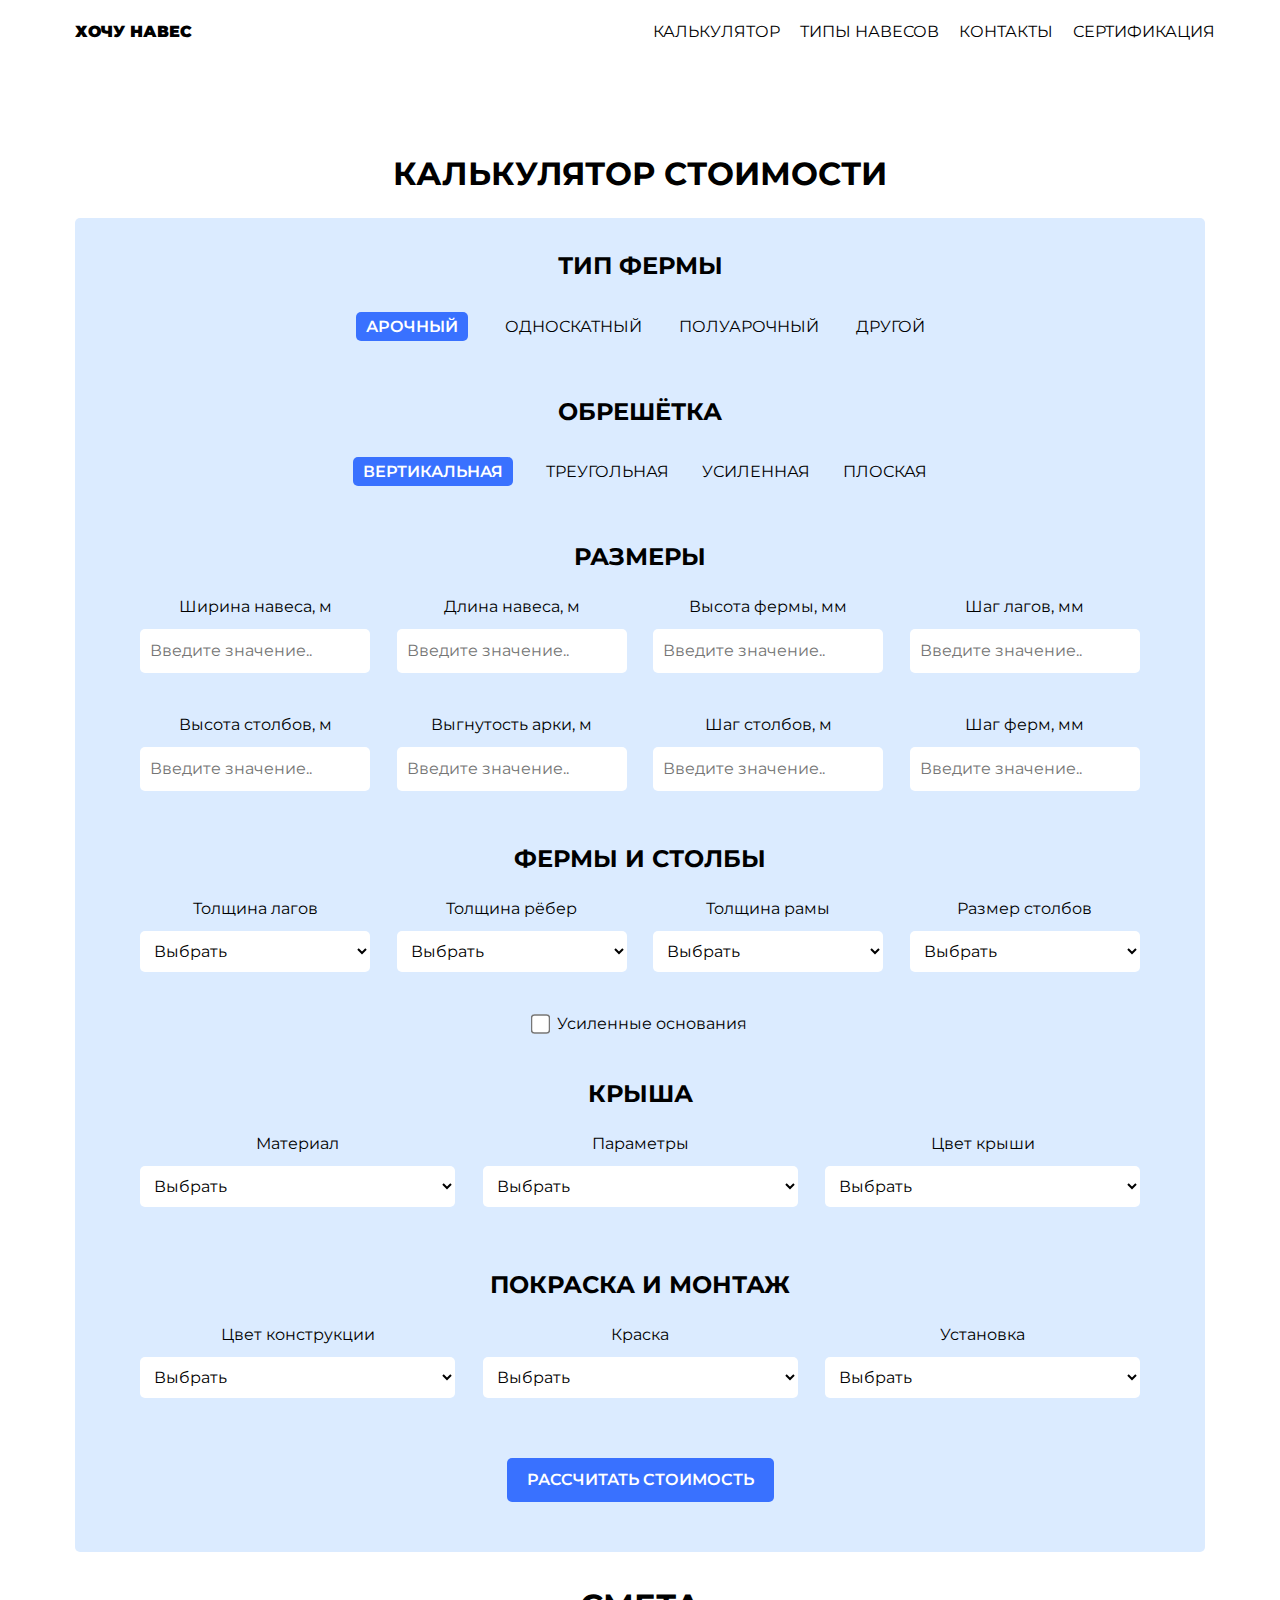
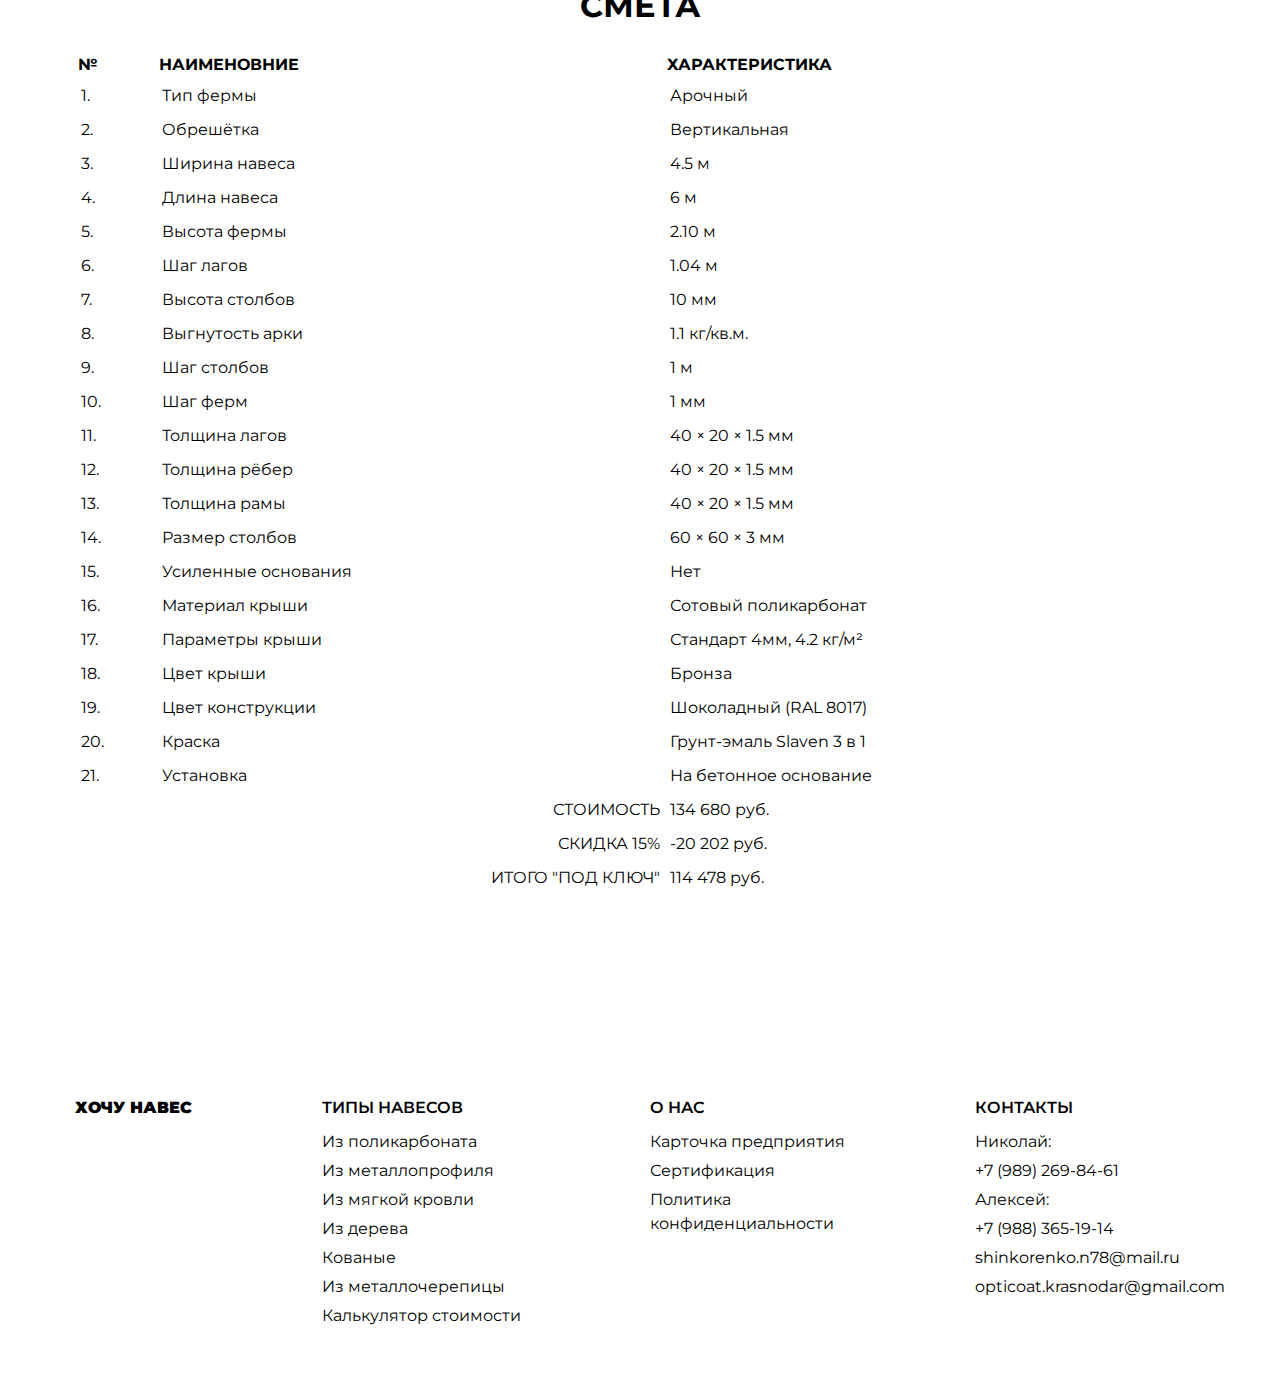
<file: calculator.html>
<!DOCTYPE html>
<html lang="ru">

<head>
    <meta charset="UTF-8">
    <meta http-equiv="X-UA-Compatible" content="IE=edge">
    <meta name="viewport" content="width=device-width, initial-scale=1.0">
    <link rel="stylesheet" href="css/styles.css">
    <link
        href="https://fonts.googleapis.com/css2?family=Montserrat:wght@300;700;900&family=Sen:wght@400;700;800&display=swap"
        rel="stylesheet">
    <title>Хочу навес</title>
</head>

<body>
    <header>
        <div class="header__container wrapper">
            <a href="index.html" class="logo__link">
                <div class="logo header__logo">Хочу навес</div>
            </a>
            <nav>
                <a href="calculator.html" class="nav__link">
                    <div class="nav__option">Калькулятор</div>
                </a>
                <div class="dropdown">
                    <button>Типы навесов</button>
                    <div class="dropdown-content">
                        <a href="polycarbonate.html">Поликарбонат</a>
                        <a href="metal-profile.html">Металлопрофиль</a>
                        <a href="soft-roof.html">Мягкая кровля</a>
                        <a href="wood.html">Дерево</a>
                        <a href="metal-tile.html">Металлочерепица</a>
                        <a href="forging.html">Ковка</a>
                    </div>
                </div>
                <a href="contacts.html" class="nav__link">
                    <div class="nav__option">Контакты</div>
                </a>
                <a href="certificates.html" class="nav__link">
                    <div class="nav__option">Сертификация</div>
                </a>
            </nav>
            <button href="#" class="burger__link">
                <img src="img/menu.svg" alt="menu" class="burger__icon">
            </button>
            <div class="menu">
                <button href="#" class="cross__link">
                    <img src="img/cross.svg" alt="cross" class="cross__icon">
                </button>
                <div class="menu__container">
                    <a href="index.html" class="logo__link">
                        <div class="logo menu__logo">Хочу навес</div>
                    </a>
                    <li><a href="calculator.html">Калькулятор</a></li>
                    <li><a href="contacts.html">Контакты</a></li>
                    <li><a href="certificates.html">Сертификация</a></li>
                </div>
            </div>
        </div>
    </header>
    <main class="calc__main wrapper">
        <div class="container">
            <h1>Калькулятор стоимости</h1>
            <form class="calc__form" name="calc" onsubmit="return false;">
                <div class="calc__block calc__flock">
                    <div class="calc__container">
                        <legend class="calc__legend type__farm">
                            <h2>Тип фермы</h2>
                        </legend>
                        <fieldset class="calc__type">
                            <label class="calc__radio">
                                <input type="radio" name="typeOfFerm" value="Арочный" checked required>
                                <span>Арочный</span>
                            </label>

                            <label class="calc__radio">
                                <input type="radio" name="typeOfFerm" value="Односкатный">
                                <span>Односкатный</span>
                            </label>

                            <label class="calc__radio">
                                <input type="radio" name="typeOfFerm" value="Полуарочный">
                                <span>Полуарочный</span>
                            </label>

                            <label class="calc__radio">
                                <input type="radio" name="typeOfFerm" value="Другой">
                                <span>Другой</span>
                            </label>
                        </fieldset>
                    </div>

                    <div class="calc__container">
                        <legend class="calc__legend">
                            <h2>Обрешётка</h2>
                        </legend>

                        <fieldset class="calc__type">
                            <label class="calc__radio">
                                <input type="radio" name="crate" value="Вертикальная" checked required>
                                <span>Вертикальная</span>
                            </label>

                            <label class="calc__radio">
                                <input type="radio" name="crate" value="Треугольная">
                                <span>Треугольная</span>
                            </label>

                            <label class="calc__radio">
                                <input type="radio" name="crate" value="Усиленная">
                                <span>Усиленная</span>
                            </label>

                            <label class="calc__radio">
                                <input type="radio" name="crate" value="Плоская">
                                <span>Плоская</span>
                            </label>
                        </fieldset>
                    </div>
                </div>

                <div class="calc__block">
                    <legend class="calc__legend">
                        <h2>Размеры</h2>
                    </legend>

                    <div class="calc__grid">
                        <div class="calc__grid-item">
                            <label for="widthOfCover">Ширина навеса, м</label>
                            <input class="calc__input input" id="widthOfCover" name="widthOfCover" type="number"
                                placeholder="Введите значение.." step="0.1" min="2" max="10" tabindex="1" required>
                        </div>

                        <div class="calc__grid-item">
                            <label for="lengthOfCover">Длина навеса, м</label>
                            <input class="calc__input input" id="lengthofCover" name="lengthOfCover" type="number"
                                placeholder="Введите значение.." step="0.1" min="2" max="20" tabindex="2" required>
                        </div>

                        <div class="calc__grid-item">
                            <label for="heightOfFarm">Высота фермы, мм</label>
                            <input class="calc__input input" id="heightOfFarm" name="heightOfFarm" type="number"
                                placeholder="Введите значение.." step="1" min="200" max="2000" tabindex="3" required>
                        </div>

                        <div class="calc__grid-item">
                            <label for="stepOfLag">Шаг лагов, мм</label>
                            <input class="calc__input input" id="stepOfLag" name="stepOfLag" type="number"
                                placeholder="Введите значение.." step="1" min="300" max="2000" tabindex="4" required>
                        </div>
                    </div>

                    <div class="calc__grid">
                        <div class="calc__grid-item">
                            <label for="heightOfBeam">Высота столбов, м</label>
                            <input class="calc__input input" id="heightOfBeam" name="heightOfBeam" type="number"
                                placeholder="Введите значение.." step="0.1" min="2" max="3.5" tabindex="5" required>
                        </div>

                        <div class="calc__grid-item">
                            <label for="convexityOfArch">Выгнутость арки, м</label>
                            <input class="calc__input input" id="convexityOfArch" name="convexityOfArch" type="number"
                                placeholder="Введите значение.." step="0.01" min="0.15" max="0.5" tabindex="6" required>
                        </div>

                        <div class="calc__grid-item">
                            <label for="stepOfBeam">Шаг столбов, м</label>
                            <input class="calc__input input" id="stepOfBeam" name="stepOfBeam" type="number"
                                placeholder="Введите значение.." step="0.1" min="1" max="10" tabindex="7" required>
                        </div>

                        <div class="calc__grid-item">
                            <label for="stepOfFarm">Шаг ферм, мм</label>
                            <input class="calc__input input" id="stepOfFarm" name="stepOfFarm" type="number"
                                placeholder="Введите значение.." step="0.1" min="1" max="10" tabindex="8" required>
                        </div>
                    </div>
                </div>

                <div class="calc__block">
                    <legend class="calc__legend farm">
                        <h2>Фермы и столбы</h2>
                    </legend>

                    <div class="calc__grid">
                        <div class="calc__grid-item">
                            <label for="thicknessOfLag">Толщина лагов</label>
                            <select class="input" id="thicknessOfLag" name="thicknessOfLag" tabindex="9" required>
                                <option value="">Выбрать</option>
                                <option value="40*20*15">40 × 20 × 1.5 мм</option>
                                <option value="40*20*2">40 × 20 × 2 мм</option>
                                <option value="40*20*3">40 × 20 × 3 мм</option>
                                <option value="40*40*15">40 × 40 × 1.5 мм</option>
                                <option value="40*40*2">40 × 40 × 2 мм</option>
                                <option value="40*40*3">40 × 40 × 3 мм</option>
                                <option value="40*40*4">40 × 40 × 4 мм</option>
                                <option value="60*40*3">60 × 40 × 3 мм</option>
                                <option value="60*60*3">60 × 60 × 3 мм</option>
                                <option value="80*40*2">80 × 40 × 2 мм</option>
                                <option value="80*40*3">80 × 40 × 3 мм</option>
                                <option value="80*60*3">80 × 60 × 4 мм</option>
                                <option value="80*60*2">80 × 60 × 2 мм</option>
                                <option value="80*60*3">80 × 60 × 3 мм</option>
                                <option value="80*60*4">80 × 60 × 4 мм</option>
                                <option value="80*60*3">80 × 80 × 2.5 мм</option>
                                <option value="80*60*4">80 × 80 × 3 мм</option>
                            </select>
                        </div>

                        <div class="calc__grid-item">
                            <label for="thicknessOfEdge">Толщина рёбер</label>
                            <select class="input" id="thicknessOfEdge" name="thicknessOfEdge" tabindex="10" required>
                                <option value="">Выбрать</option>
                                <option value="40*20*15">40 × 20 × 1.5 мм</option>
                                <option value="40*20*2">40 × 20 × 2 мм</option>
                                <option value="40*20*3">40 × 20 × 3 мм</option>
                                <option value="40*40*15">40 × 40 × 1.5 мм</option>
                                <option value="40*40*2">40 × 40 × 2 мм</option>
                                <option value="40*40*3">40 × 40 × 3 мм</option>
                                <option value="40*40*4">40 × 40 × 4 мм</option>
                                <option value="60*40*3">60 × 40 × 3 мм</option>
                                <option value="60*60*3">60 × 60 × 3 мм</option>
                                <option value="80*40*2">80 × 40 × 2 мм</option>
                                <option value="80*40*3">80 × 40 × 3 мм</option>
                                <option value="80*60*3">80 × 60 × 4 мм</option>
                                <option value="80*60*2">80 × 60 × 2 мм</option>
                                <option value="80*60*3">80 × 60 × 3 мм</option>
                                <option value="80*60*4">80 × 60 × 4 мм</option>
                                <option value="80*60*3">80 × 80 × 2.5 мм</option>
                                <option value="80*60*4">80 × 80 × 3 мм</option>
                            </select>
                        </div>

                        <div class="calc__grid-item">
                            <label for="thicknessOfFrame">Толщина рамы</label>
                            <select class="input" id="thicknessOfFrame" name="thicknessOfFrame" tabindex="11" required>
                                <option value="">Выбрать</option>
                                <option value="40*20*15">40 × 20 × 1.5 мм</option>
                                <option value="40*20*2">40 × 20 × 2 мм</option>
                                <option value="40*20*3">40 × 20 × 3 мм</option>
                                <option value="40*40*15">40 × 40 × 1.5 мм</option>
                                <option value="40*40*2">40 × 40 × 2 мм</option>
                                <option value="40*40*3">40 × 40 × 3 мм</option>
                                <option value="40*40*4">40 × 40 × 4 мм</option>
                                <option value="60*40*3">60 × 40 × 3 мм</option>
                                <option value="60*60*3">60 × 60 × 3 мм</option>
                                <option value="80*40*2">80 × 40 × 2 мм</option>
                                <option value="80*40*3">80 × 40 × 3 мм</option>
                                <option value="80*60*3">80 × 60 × 4 мм</option>
                                <option value="80*60*2">80 × 60 × 2 мм</option>
                                <option value="80*60*3">80 × 60 × 3 мм</option>
                                <option value="80*60*4">80 × 60 × 4 мм</option>
                                <option value="80*60*3">80 × 80 × 2.5 мм</option>
                                <option value="80*60*4">80 × 80 × 3 мм</option>
                            </select>
                        </div>

                        <div class="calc__grid-item">
                            <label for="sizeOfBeam">Размер столбов</label>
                            <select class="input" id="sizeOfBeam" name="sizeOfBeam" tabindex="12" required>
                                <option value="">Выбрать</option>
                                <option value="60*60*3">60 × 60 × 3 мм</option>
                                <option value="60*60*4">60 × 60 × 4 мм</option>
                                <option value="80*80*25">80 × 80 × 2.5 мм</option>
                                <option value="80*80*3">80 × 80 × 3 мм</option>
                                <option value="80*80*4">80 × 80 × 4 мм</option>
                                <option value="100*100*3">100 × 100 × 3 мм</option>
                                <option value="100*100*4">100 × 100 × 4 мм</option>
                                <option value="120*120*3">120 × 120 × 3 мм</option>
                                <option value="120*120*4">120 × 120 × 4 мм</option>
                            </select>
                        </div>
                    </div>

                    <div class="calc__beam">
                        <input type="checkbox" name="reinforced" value="Да" tabindex="13">
                        <label for="reinforced">Усиленные основания</label>
                    </div>
                </div>

                <div class="calc__block">
                    <legend class="calc__legend">
                        <h2>Крыша</h2>
                    </legend>

                    <div class="calc__grid">
                        <div class="calc__grid-three">
                            <label for="material">Материал</label>
                            <select class="input" id="material" name="material" tabindex="14" required>
                                <option value="">Выбрать</option>
                                <option value="Сотовый поликарбонат">Сотовый поликарбонат</option>
                                <option value="Монолитный поликарбонат">Монолитный поликарбонат</option>
                            </select>
                        </div>

                        <div class="calc__grid-three">
                            <label for="parameter">Параметры</label>
                            <select class="input" id="parameter" name="parameter" tabindex="15" required>
                                <option value="">Выбрать</option>
                                <option value="4*42">Стандарт 4мм, 4.2 кг/м²</option>
                                <option value="4*48">Премиум 4мм, 4.8 кг/м²</option>
                                <option value="6*66">Стандарт 6мм, 6.6 кг/м²</option>
                                <option value="6*72">Премиум 6мм, 7.2 кг/м²</option>
                            </select>
                        </div>

                        <div class="calc__grid-three">
                            <label for="colorOfCover">Цвет крыши</label>
                            <select class="input" id="colorOfCover" name="colorOfCover" tabindex="16" required>
                                <option value="">Выбрать</option>
                                <option value="Бронза">Бронза</option>
                                <option value="Серый">Серый</option>
                                <option value="Коричневый">Коричневый</option>
                                <option value="Красный">Красный</option>
                                <option value="Прозрачный">Прозрачный</option>
                                <option value="Белый">Белый</option>
                                <option value="Бирюзовый">Бирюзовый</option>
                                <option value="Зелёный">Зелёный</option>
                                <option value="Синий">Синий</option>
                                <option value="Желтый">Желтый</option>
                                <option value="Янатрный">Янтарный</option>
                                <option value="Изумрудный">Изумрудный</option>
                                <option value="Гранатовый">Гранатовый</option>
                            </select>
                        </div>
                    </div>
                </div>


                <div class="calc__block">
                    <legend class="calc__legend">
                        <h2>Покраска и монтаж</h2>
                    </legend>
                    <div class="calc__grid">
                        <div class="calc__grid-three">
                            <label for="colorOfConstruction">Цвет конструкции</label>
                            <select class="input" id="colorOfConstruction" name="colorOfConstruction" tabindex="17"
                                required>
                                <option value="">Выбрать</option>
                                <option value="Шоколадный (RAL 8017)">Шоколадный (RAL 8017)</option>
                                <option value="Черный (RAL 9005)">Черный (RAL 9005)</option>
                                <option value="Серый (RAL 7040)">Серый (RAL 7040)</option>
                                <option value="Белый (RAL 9010)">Белый (RAL 9010)</option>
                                <option value="Золотистый (RAL 1036)">Золотистый (RAL 1036)</option>
                                <option value="Серебряный (RAL 9006)">Серебряный (RAL 9006)</option>
                                <option value="Слоновая кость (RAL 1015)">Слоновая кость (RAL 1015)</option>
                                <option value="Желтый (RAL 1021)">Желтый (RAL 1021)</option>
                                <option value="Красный (RAL 3000)">Красный (RAL 3000)</option>
                                <option value="Вишневый (RAL 3005)">Вишневый (RAL 3005)</option>
                                <option value="Темно-коричневый (RAL 8011)">Темно-коричневый (RAL 8011)</option>
                                <option value="Зеленый (RAL 6005)">Зеленый (RAL 6005)</option>
                                <option value="Синий (RAL 5010)">Синий (RAL 5010)</option>
                            </select>
                        </div>

                        <div class="calc__grid-three">
                            <label for="paint">Краска</label>
                            <select class="input" id="paint" name="paint" tabindex="18" required>
                                <option value="">Выбрать</option>
                                <option value="Грунт-эмаль Slaven 3 в 1">Грунт-эмаль Slaven 3 в 1</option>
                                <option value="Грунт-эмаль Hammerite Total">Грунт-эмаль Hammerite Total</option>
                            </select>
                        </div>

                        <div class="calc__grid-three">
                            <label for="setup">Установка</label>
                            <select class="input" id="setup" name="setup" tabindex="19" required>
                                <option value="">Выбрать</option>
                                <option value="На бетонное основание">На бетонное основание</option>
                                <option value="Бетонирование столбов">Бетонирование столбов</option>
                            </select>
                        </div>
                    </div>
                </div>
                <input class="calc__submit" type="submit" value="РАССЧИТАТЬ СТОИМОСТЬ" tabindex="20">
        </div>
        </form>

        <table class="calc__table">
            <caption class="calc__caption">
                <h1>СМЕТА</h1>
            </caption>
            <thead class="calc__thead">
                <tr class="calc__tr">
                    <th class="calc__th">№</th>
                    <th class="calc__th">НАИМЕНОВНИЕ</th>
                    <th class="calc__th">ХАРАКТЕРИСТИКА</th>
                </tr>
            </thead>
            <tbody class="calc__tbody">
                <tr class="calc__tr">
                    <td class="calc__td">1.</td>
                    <td class="calc__td">Тип фермы</td>
                    <td class="calc__td" id="typeOfFermTD">Арочный</td>
                </tr>
                <tr class="calc__tr">
                    <td class="calc__td">2.</td>
                    <td class="calc__td">Обрешётка</td>
                    <td class="calc__td" id="crateTD">Вертикальная</td>
                </tr>
                <tr class="calc__tr">
                    <td class="calc__td">3.</td>
                    <td class="calc__td">Ширина навеса</td>
                    <td class="calc__td" id="widthOfCoverTD">4.5 м</td>
                </tr>
                <tr class="calc__tr">
                    <td class="calc__td">4.</td>
                    <td class="calc__td">Длина навеса</td>
                    <td class="calc__td" id="lengthOfCoverTD">6 м</td>
                </tr>
                <tr class="calc__tr">
                    <td class="calc__td">5.</td>
                    <td class="calc__td">Высота фермы</td>
                    <td class="calc__td" id="heightOfFarmTD">2.10 м</td>
                </tr>
                <tr class="calc__tr">
                    <td class="calc__td">6.</td>
                    <td class="calc__td">Шаг лагов</td>
                    <td class="calc__td" id="stepOfLagTD">1.04 м</td>
                </tr>
                <tr class="calc__tr">
                    <td class="calc__td">7.</td>
                    <td class="calc__td">Высота столбов</td>
                    <td class="calc__td" id="heightOfBeamTD">10 мм</td>
                </tr>
                <tr class="calc__tr">
                    <td class="calc__td">8.</td>
                    <td class="calc__td">Выгнутость арки</td>
                    <td class="calc__td" id="convexityOfArchTD">1.1 кг/кв.м.</td>
                </tr>
                <tr class="calc__tr">
                    <td class="calc__td">9.</td>
                    <td class="calc__td">Шаг столбов</td>
                    <td class="calc__td" id="stepOfBeamTD">1 м</td>
                </tr>
                <tr class="calc__tr">
                    <td class="calc__td">10.</td>
                    <td class="calc__td">Шаг ферм</td>
                    <td class="calc__td" id="stepOfFarmTD">1 мм</td>
                </tr>
                <tr class="calc__tr">
                    <td class="calc__td">11.</td>
                    <td class="calc__td">Толщина лагов</td>
                    <td class="calc__td" id="thicknessOfLagTD">40 × 20 × 1.5 мм</td>
                </tr>
                <tr class="calc__tr">
                    <td class="calc__td">12.</td>
                    <td class="calc__td">Толщина рёбер</td>
                    <td class="calc__td" id="thicknessOfEdgeTD">40 × 20 × 1.5 мм</td>
                </tr>
                <tr class="calc__tr">
                    <td class="calc__td">13.</td>
                    <td class="calc__td">Толщина рамы</td>
                    <td class="calc__td" id="thicknessOfFrameTD">40 × 20 × 1.5 мм</td>
                </tr>
                <tr class="calc__tr">
                    <td class="calc__td">14.</td>
                    <td class="calc__td">Размер столбов</td>
                    <td class="calc__td" id="sizeOfBeamTD">60 × 60 × 3 мм</td>
                </tr>
                <tr class="calc__tr">
                    <td class="calc__td">15.</td>
                    <td class="calc__td">Усиленные основания</td>
                    <td class="calc__td" id="reinforcedTD">Нет</td>
                </tr>
                <tr class="calc__tr">
                    <td class="calc__td">16.</td>
                    <td class="calc__td">Материал крыши</td>
                    <td class="calc__td" id="materialTD">Сотовый поликарбонат</td>
                </tr>
                <tr class="calc__tr">
                    <td class="calc__td">17.</td>
                    <td class="calc__td">Параметры крыши</td>
                    <td class="calc__td" id="parameterTD">Стандарт 4мм, 4.2 кг/м²</td>
                </tr>
                <tr class="calc__tr">
                    <td class="calc__td">18.</td>
                    <td class="calc__td">Цвет крыши</td>
                    <td class="calc__td" id="colorOfCoverTD">Бронза</td>
                </tr>
                <tr class="calc__tr">
                    <td class="calc__td">19.</td>
                    <td class="calc__td">Цвет конструкции</td>
                    <td class="calc__td" id="colorOfConstructionTD">Шоколадный (RAL 8017)</td>
                </tr>
                <tr class="calc__tr">
                    <td class="calc__td">20.</td>
                    <td class="calc__td">Краска</td>
                    <td class="calc__td" id="paintTD">Грунт-эмаль Slaven 3 в 1</td>
                </tr>
                <tr class="calc__tr">
                    <td class="calc__td">21.</td>
                    <td class="calc__td">Установка</td>
                    <td class="calc__td" id="setupTD">На бетонное основание</td>
                </tr>
            </tbody>
            <tfoot class="calc__tfoot">
                <tr class="calc__tr">
                    <td class="calc__td calc__td--right" colspan="2">СТОИМОСТЬ</td>
                    <td class="calc__td" id="priceTD">134 680 руб.</td>
                </tr>
                <tr class="calc__tr">
                    <td class="calc__td calc__td--right" colspan="2">СКИДКА 15%</td>
                    <td class="calc__td" id="discountTD">-20 202 руб.</td>
                </tr>
                <tr class="calc__tr">
                    <td class="calc__td calc__td--right" colspan="2">ИТОГО "ПОД КЛЮЧ"</td>
                    <td class="calc__td" id="totalTD">114 478 руб.</td>
                </tr>
            </tfoot>
        </table>
        </div>
    </main>

    <footer class="wrapper">
        <a href="index.html" class="logo__link">
            <div class="logo">Хочу навес</div>
        </a>
        <div class="types">
            <div class="types__header">Типы навесов</div>
            <ul class="types__content">
                <li><a href="polycarbonate.html">Из поликарбоната</a></li>
                <li><a href="metal-profile.html">Из металлопрофиля</a></li>
                <li><a href="soft-roof.html">Из мягкой кровли</a></li>
                <li><a href="wood">Из дерева</a></li>
                <li><a href="forging.html">Кованые</a></li>
                <li><a href="metal-tile.html">Из металлочерепицы</a></li>
                <li><a href="calculator.html">Калькулятор стоимости</a></li>
            </ul>
        </div>
        <div class="types">
            <div class="types__header">О нас</div>
            <ul class="types__content">
                <li><a href="contacts.html">Карточка предприятия</a></li>
                <li><a href="certificates.html">Сертификация</a></li>
                <li><a href="privacy-policy.html">Политика<br>конфиденциальности</a></li>
            </ul>
        </div>
        <div class="types">
            <div class="types__header">Контакты</div>
            <ul class="types__content">
                <li>Николай:</li>
                <li>+7 (989) 269-84-61</li>
                <li>Алексей:</li>
                <li>+7 (988) 365-19-14</li>
                <li>shinkorenko.n78@mail.ru</li>
                <li>opticoat.krasnodar@gmail.com</li>
            </ul>
        </div>
    </footer>

    <script src="js/menu.js"></script>
    <script src="js/call.js"></script>
    <script src="js/script.js"></script>
</body>

</html>
</file>
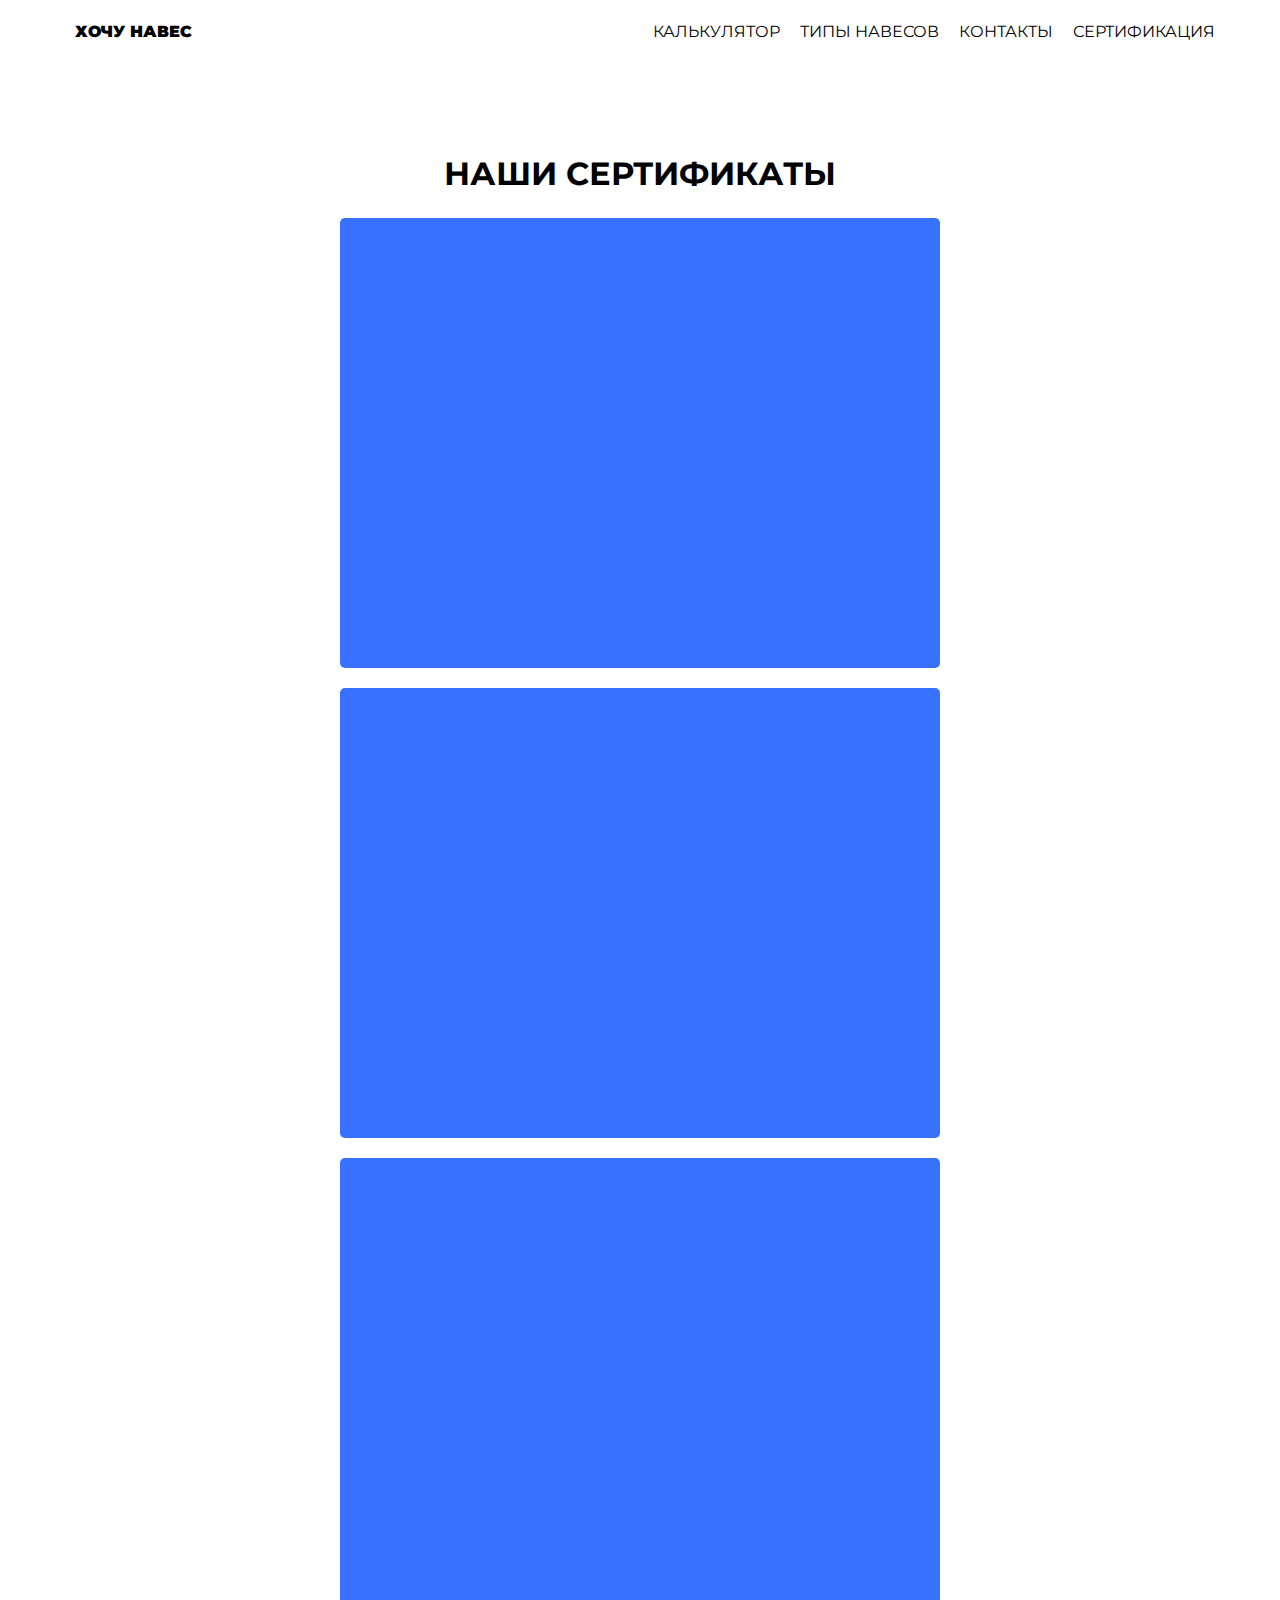
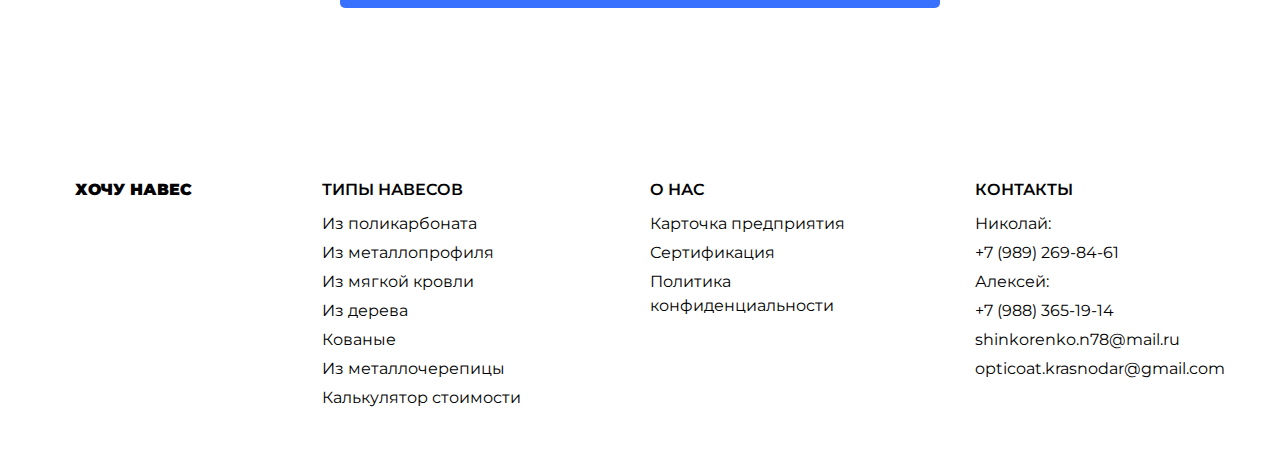
<file: certificates.html>
<!DOCTYPE html>
<html lang="ru">
<head>
    <meta charset="UTF-8">
    <meta http-equiv="X-UA-Compatible" content="IE=edge">
    <meta name="viewport" content="width=device-width, initial-scale=1.0">
    <link rel="stylesheet" href="css/styles.css">
    <link href="https://fonts.googleapis.com/css2?family=Montserrat:wght@300;700;900&family=Sen:wght@400;700;800&display=swap" rel="stylesheet">
    <title>Хочу навес</title>
</head>
<body>
    <header>
        <div class="header__container wrapper">
            <a href="index.html" class="logo__link">
                <div class="logo header__logo">Хочу навес</div>
            </a>
            <nav>
                <a href="calculator.html" class="nav__link">
                    <div class="nav__option">Калькулятор</div>
                </a>
                <div class="dropdown">
                    <button>Типы навесов</button>
                    <div class="dropdown-content">
                        <a href="polycarbonate.html">Поликарбонат</a>
                        <a href="metal-profile.html">Металлопрофиль</a>
                        <a href="soft-roof.html">Мягкая кровля</a>
                        <a href="wood.html">Дерево</a>
                        <a href="metal-tile.html">Металлочерепица</a>
                        <a href="forging.html">Ковка</a>
                    </div>
                </div>
                <a href="contacts.html" class="nav__link">
                    <div class="nav__option">Контакты</div>
                </a>
                <a href="certificates.html" class="nav__link">
                    <div class="nav__option">Сертификация</div>
                </a>
            </nav>
            <button href="#" class="burger__link">
                <img src="img/menu.svg" alt="menu" class="burger__icon">
            </button>
            <div class="menu">
                    <button href="#" class="cross__link">
                        <img src="img/cross.svg" alt="cross" class="cross__icon">
                    </button>
                <div class="menu__container">
                    <a href="index.html" class="logo__link">
                        <div class="logo menu__logo">Хочу навес</div>
                    </a>
                    <li><a href="calculator.html">Калькулятор</a></li>
                    <li><a href="contacts.html">Контакты</a></li>
                    <li><a href="certificates.html">Сертификация</a></li>
                </div>
            </div> 
        </div>
    </header>
    <section class="certificates wrapper">
        <h1>Наши сертификаты</h1>
        <div class="certificates__list">
            <div class="certificates__unit"></div>
            <div class="certificates__unit"></div>
            <div class="certificates__unit"></div>
        </div>
    </section>
    <footer class="wrapper">
        <a href="index.html" class="logo__link">
            <div class="logo">Хочу навес</div>
        </a>
        <div class="types">
            <div class="types__header">Типы навесов</div>
            <ul class="types__content">
                <li><a href="polycarbonate.html">Из поликарбоната</a></li>
                <li><a href="metal-profile.html">Из металлопрофиля</a></li>
                <li><a href="soft-roof.html">Из мягкой кровли</a></li>
                <li><a href="wood">Из дерева</a></li>
                <li><a href="forging.html">Кованые</a></li>
                <li><a href="metal-tile.html">Из металлочерепицы</a></li>
                <li><a href="calculator.html">Калькулятор стоимости</a></li>
            </ul>
        </div>
        <div class="types">
            <div class="types__header">О нас</div>
            <ul class="types__content">
                <li><a href="contacts.html">Карточка предприятия</a></li>
                <li><a href="certificates.html">Сертификация</a></li>
                <li><a href="privacy-policy.html">Политика<br>конфиденциальности</a></li>
            </ul>
        </div>
        <div class="types">
            <div class="types__header">Контакты</div>
            <ul class="types__content">
                <li>Николай:</li>
                <li>+7 (989) 269-84-61</li>
                <li>Алексей:</li>
                <li>+7 (988) 365-19-14</li>
                <li>shinkorenko.n78@mail.ru</li>
                <li>opticoat.krasnodar@gmail.com</li>
            </ul>
        </div>
    </footer>
    <script src="js/menu.js"></script>
    <script src="js/call.js"></script>
</body>
</html>
</file>
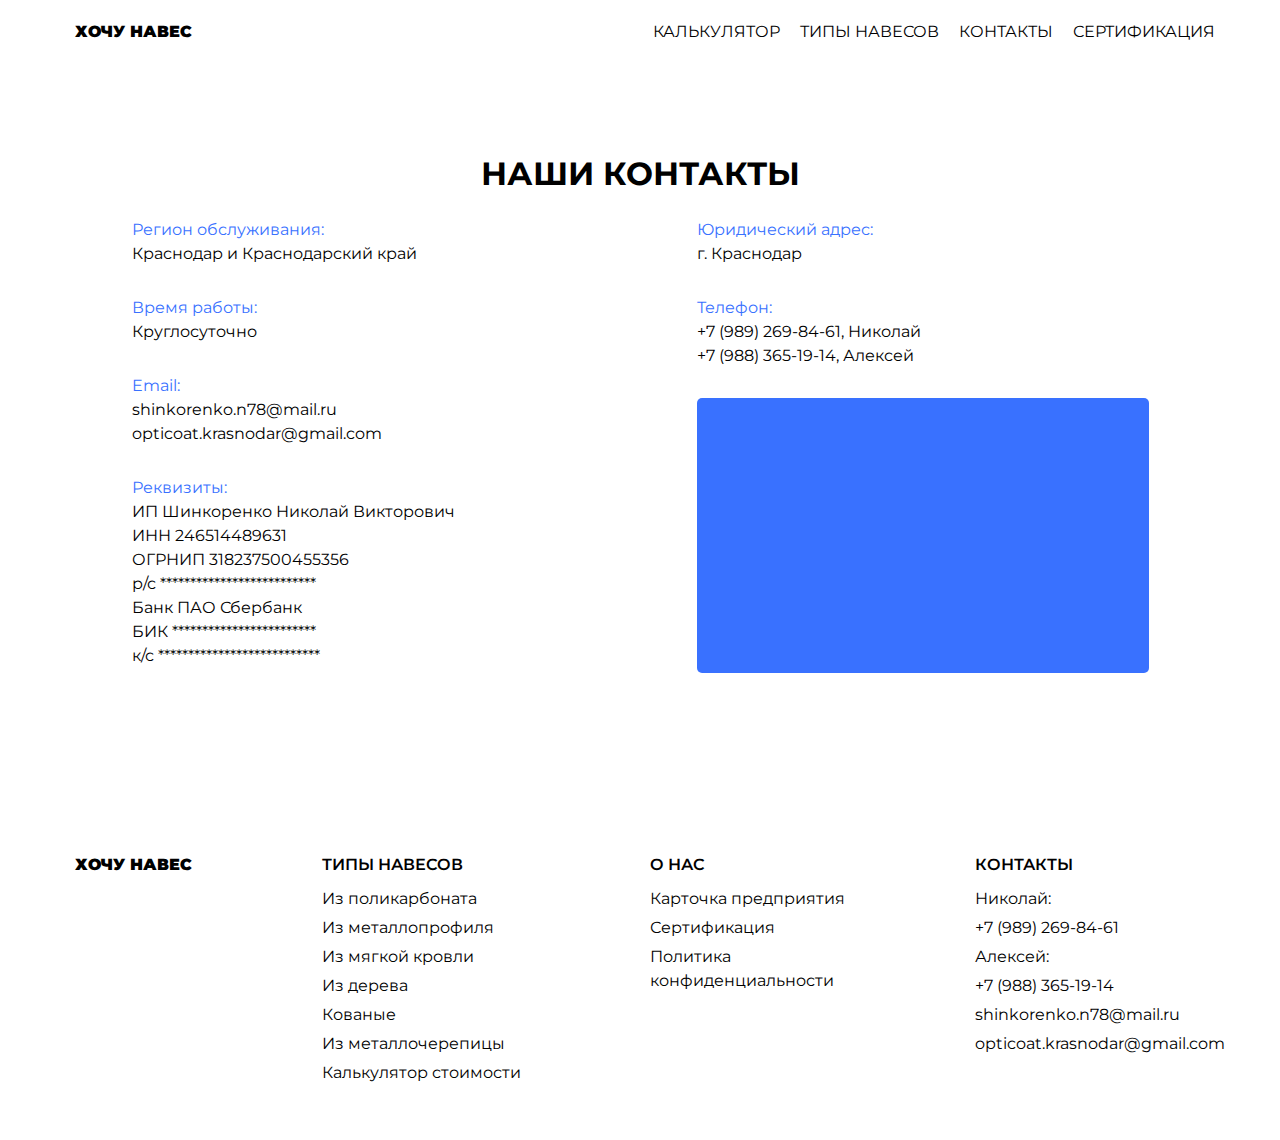
<file: contacts.html>
<!DOCTYPE html>
<html lang="ru">
<head>
    <meta charset="UTF-8">
    <meta http-equiv="X-UA-Compatible" content="IE=edge">
    <meta name="viewport" content="width=device-width, initial-scale=1.0">
    <link rel="stylesheet" href="css/styles.css">
    <link href="https://fonts.googleapis.com/css2?family=Montserrat:wght@300;700;900&family=Sen:wght@400;700;800&display=swap" rel="stylesheet">
    <title>Хочу навес</title>
</head>
<body>
    <header>
        <div class="header__container wrapper">
            <a href="index.html" class="logo__link">
                <div class="logo header__logo">Хочу навес</div>
            </a>
            <nav>
                <a href="calculator.html" class="nav__link">
                    <div class="nav__option">Калькулятор</div>
                </a>
                <div class="dropdown">
                    <button>Типы навесов</button>
                    <div class="dropdown-content">
                        <a href="polycarbonate.html">Поликарбонат</a>
                        <a href="metal-profile.html">Металлопрофиль</a>
                        <a href="soft-roof.html">Мягкая кровля</a>
                        <a href="wood.html">Дерево</a>
                        <a href="metal-tile.html">Металлочерепица</a>
                        <a href="forging.html">Ковка</a>
                    </div>
                </div>
                <a href="contacts.html" class="nav__link">
                    <div class="nav__option">Контакты</div>
                </a>
                <a href="certificates.html" class="nav__link">
                    <div class="nav__option">Сертификация</div>
                </a>
            </nav>
            <button href="#" class="burger__link">
                <img src="img/menu.svg" alt="menu" class="burger__icon">
            </button>
            <div class="menu">
                    <button href="#" class="cross__link">
                        <img src="img/cross.svg" alt="cross" class="cross__icon">
                    </button>
                <div class="menu__container">
                    <a href="index.html" class="logo__link">
                        <div class="logo menu__logo">Хочу навес</div>
                    </a>
                    <li><a href="calculator.html">Калькулятор</a></li>
                    <li><a href="contacts.html">Контакты</a></li>
                    <li><a href="certificates.html">Сертификация</a></li>
                </div>
            </div> 
        </div>
    </header>
    <section class="contacts-page wrapper">
        <h1>Наши контакты</h1>
        <div class="contacts-page__list">
            <div class="contacts-page__column">
                <div class="contacts-page__item">
                    <div class="contacts-page__heading">Регион обслуживания: </div>
                    <div class="contacts-page__text">Краснодар и Краснодарский край</div>
                </div>
                <div class="contacts-page__item">
                    <div class="contacts-page__heading">Время работы: </div>
                    <div class="contacts-page__text">Круглосуточно</div>
                </div>
                <div class="contacts-page__item">
                    <div class="contacts-page__heading">Email: </div>
                    <div class="contacts-page__text">shinkorenko.n78@mail.ru</div>
                    <div class="contacts-page__text">opticoat.krasnodar@gmail.com</div>
                </div>
                <div class="contacts-page__item">
                    <div class="contacts-page__heading">Реквизиты: </div>
                    <div class="contacts-page__text">
                        ИП Шинкоренко Николай Викторович<br>
                        ИНН 246514489631<br>
                        ОГРНИП 318237500455356<br>
                        р/с **************************<br>
                        Банк ПАО Сбербанк<br>
                        БИК ************************<br>
                        к/с ***************************<br>
                    </div>
                </div>
            </div>
            <div class="contacts-page__column">
                <div class="contacts-page__item">
                    <div class="contacts-page__heading">Юридический адрес: </div>
                    <div class="contacts-page__text">г. Краснодар</div>
                </div>
                <div class="contacts-page__item">
                    <div class="contacts-page__heading">Телефон: </div>
                    <div class="contacts-page__text">+7 (989) 269-84-61, Николай</div>
                    <div class="contacts-page__text">+7 (988) 365-19-14, Алексей</div>
                </div>
                <div class="contacts-page__item">
                    <div class="contacts-page__map"></div>
                </div>
            </div>
        </div>
    </section>
    <footer class="wrapper">
        <a href="index.html" class="logo__link">
            <div class="logo">Хочу навес</div>
        </a>
        <div class="types">
            <div class="types__header">Типы навесов</div>
            <ul class="types__content">
                <li><a href="polycarbonate.html">Из поликарбоната</a></li>
                <li><a href="metal-profile.html">Из металлопрофиля</a></li>
                <li><a href="soft-roof.html">Из мягкой кровли</a></li>
                <li><a href="wood">Из дерева</a></li>
                <li><a href="forging.html">Кованые</a></li>
                <li><a href="metal-tile.html">Из металлочерепицы</a></li>
                <li><a href="calculator.html">Калькулятор стоимости</a></li>
            </ul>
        </div>
        <div class="types">
            <div class="types__header">О нас</div>
            <ul class="types__content">
                <li><a href="contacts.html">Карточка предприятия</a></li>
                <li><a href="certificates.html">Сертификация</a></li>
                <li><a href="privacy-policy.html">Политика<br>конфиденциальности</a></li>
            </ul>
        </div>
        <div class="types">
            <div class="types__header">Контакты</div>
            <ul class="types__content">
                <li>Николай:</li>
                <li>+7 (989) 269-84-61</li>
                <li>Алексей:</li>
                <li>+7 (988) 365-19-14</li>
                <li>shinkorenko.n78@mail.ru</li>
                <li>opticoat.krasnodar@gmail.com</li>
            </ul>
        </div>
    </footer>
    <script src="js/menu.js"></script>
    <script src="js/call.js"></script>
</body>
</html>
</file>
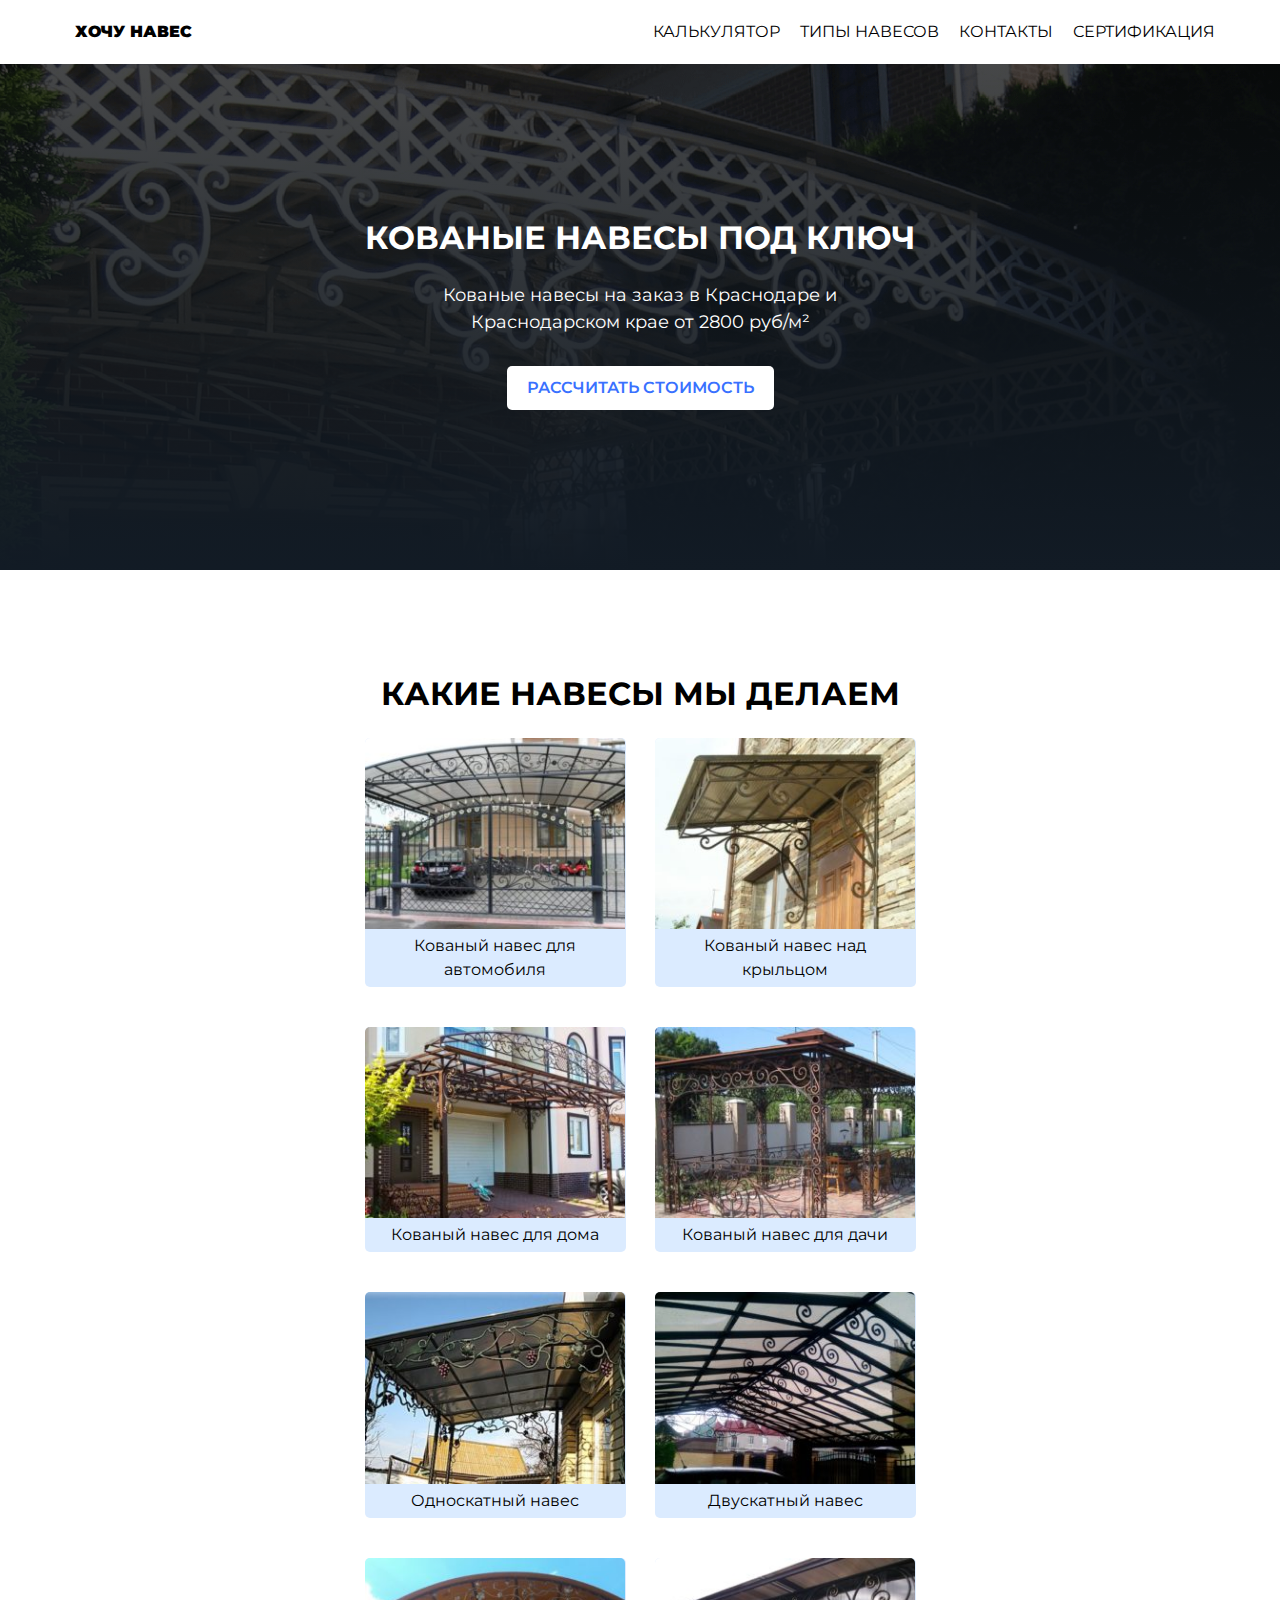
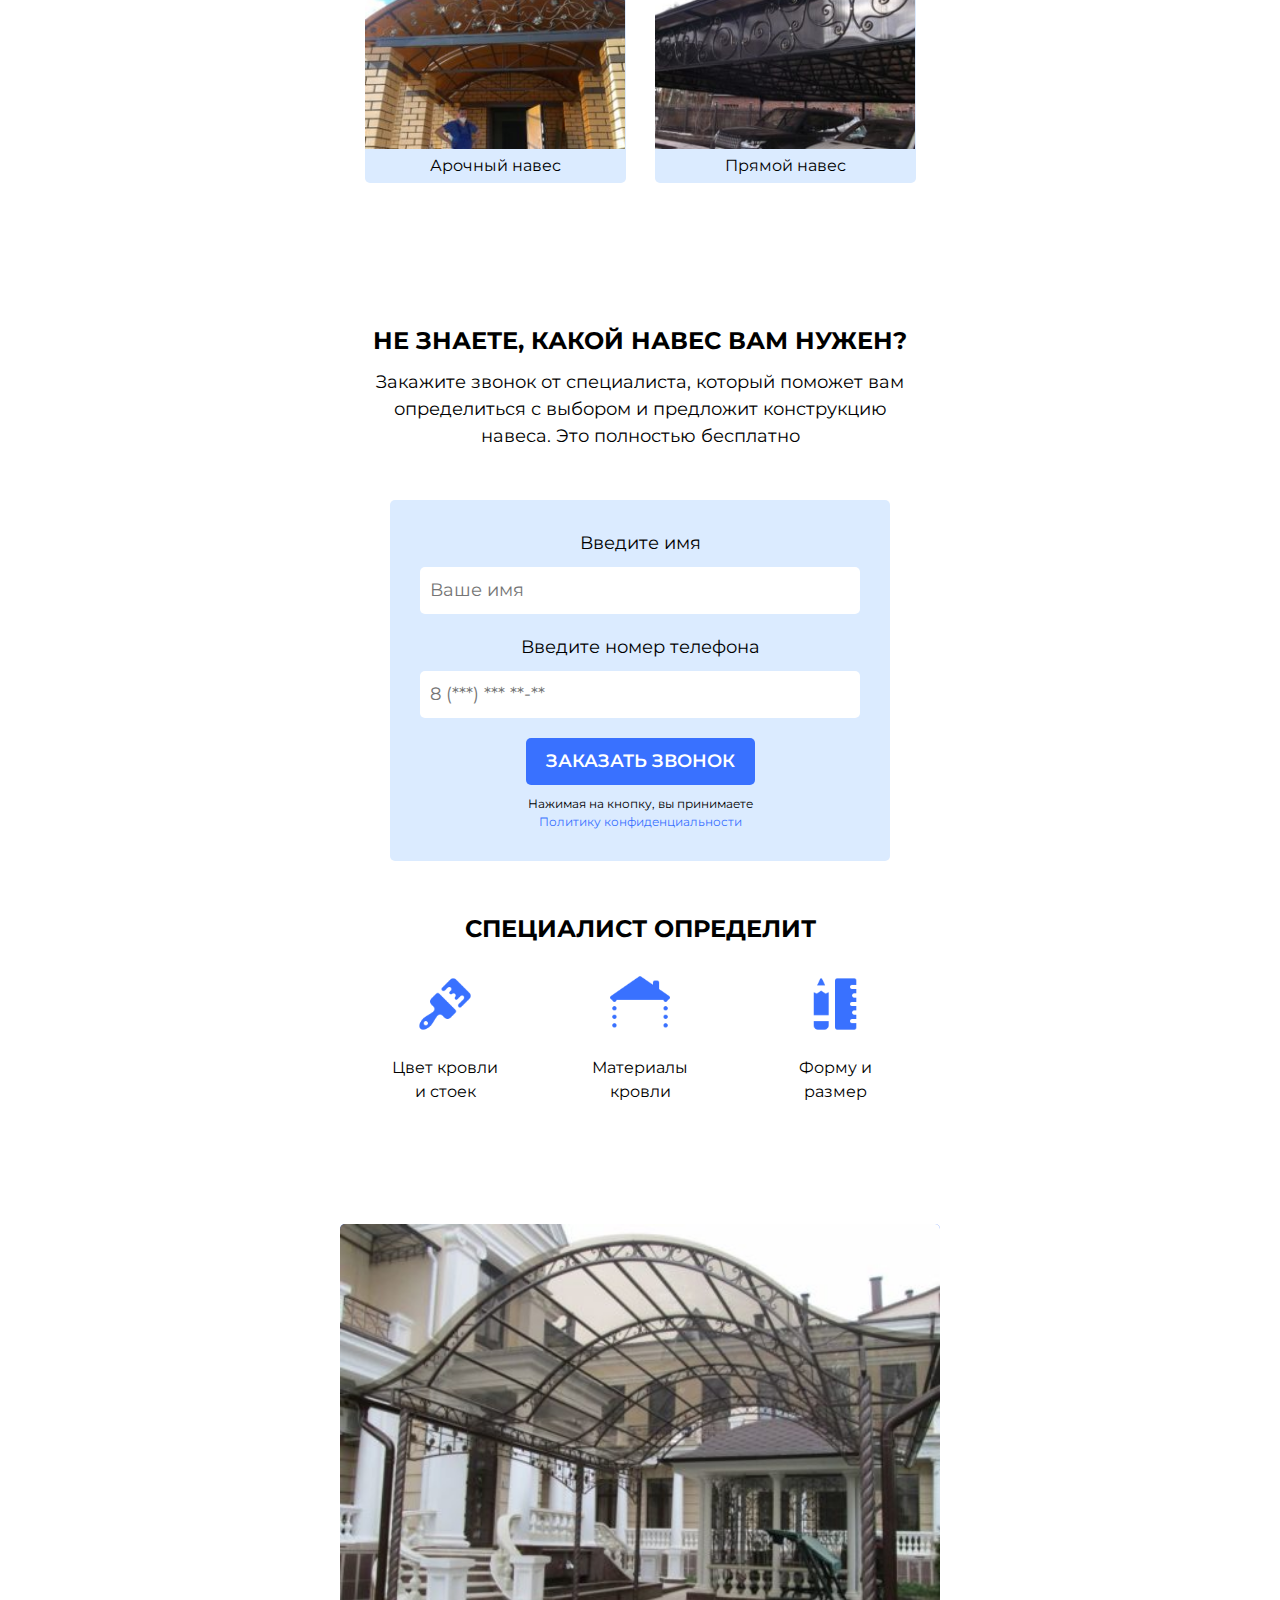
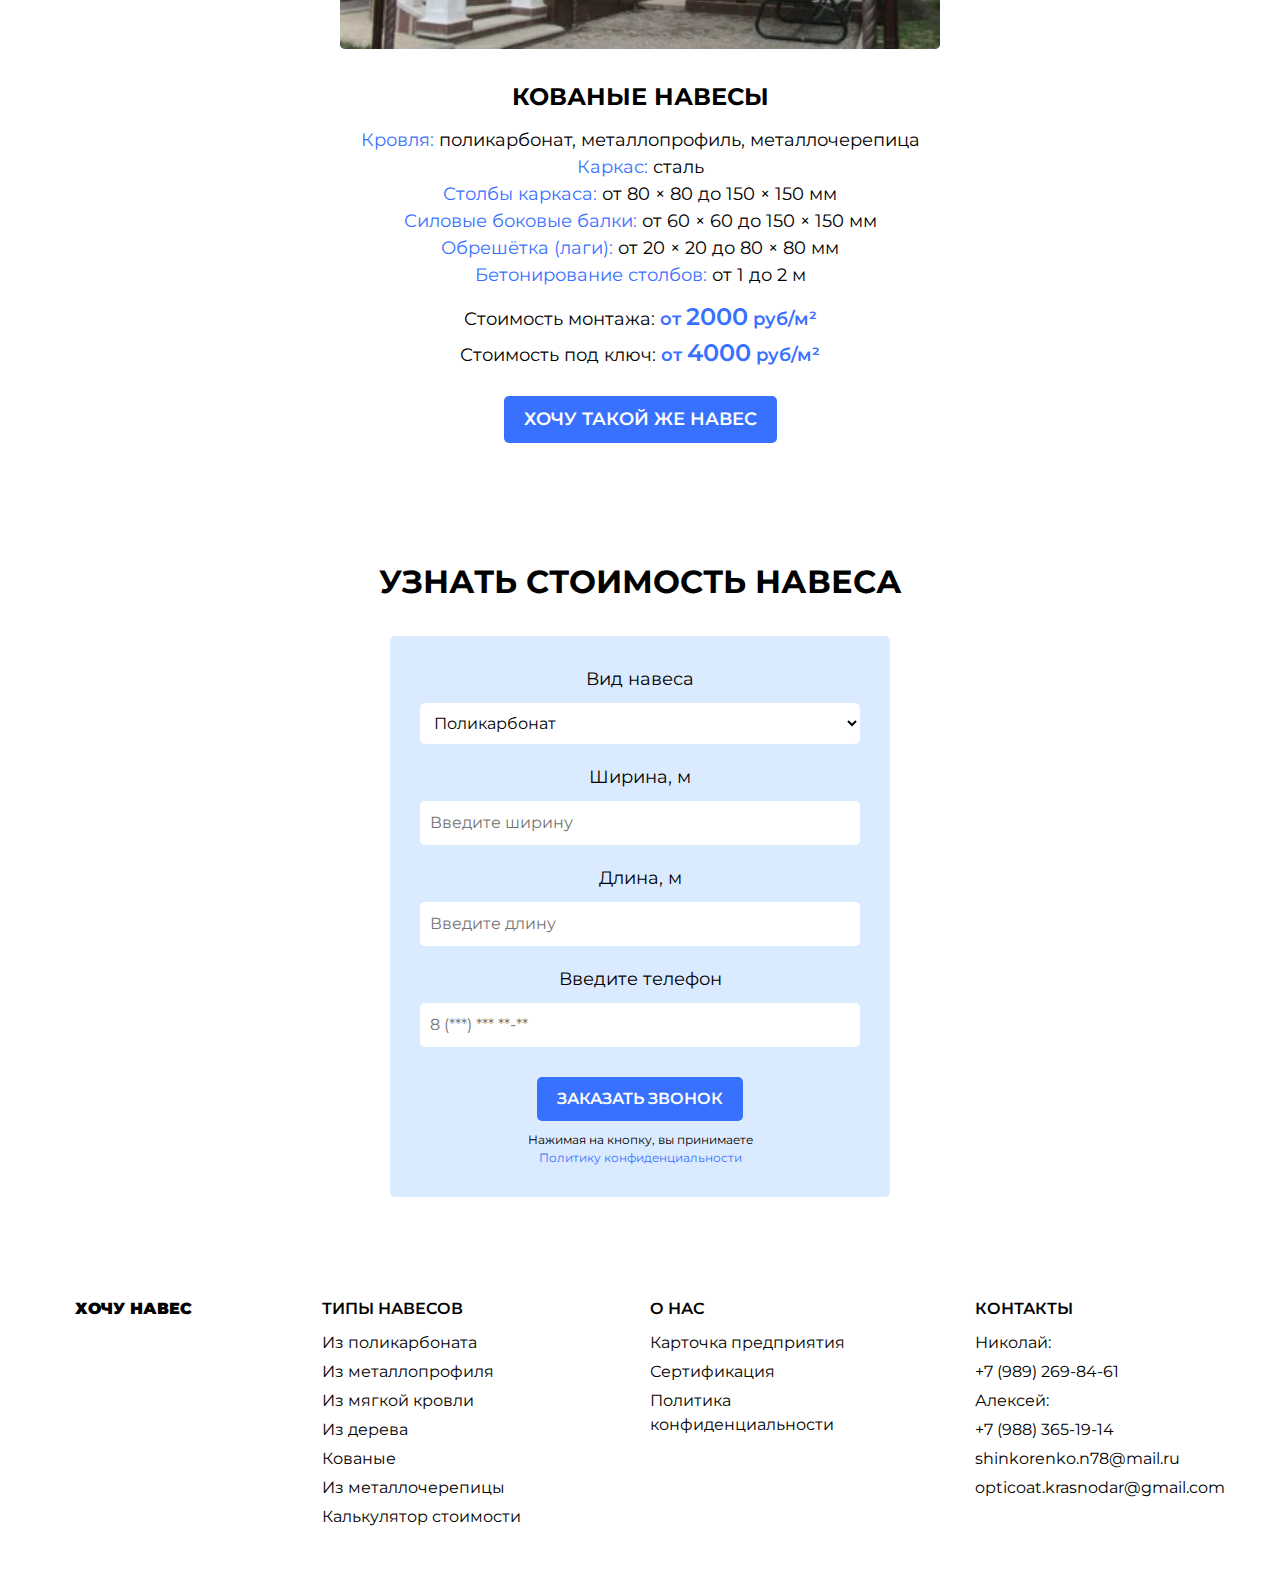
<file: forging.html>
<!DOCTYPE html>
<html lang="ru">
<head>
    <meta charset="UTF-8">
    <meta http-equiv="X-UA-Compatible" content="IE=edge">
    <meta name="viewport" content="width=device-width, initial-scale=1.0">
    <link rel="stylesheet" href="css/styles.css">
    <link href="https://fonts.googleapis.com/css2?family=Montserrat:wght@300;700;900&family=Sen:wght@400;700;800&display=swap" rel="stylesheet">
    <title>Хочу навес</title>
</head>
<body>
    <header>
        <div class="header__container wrapper">
            <a href="index.html" class="logo__link">
                <div class="logo header__logo">Хочу навес</div>
            </a>
            <nav>
                <a href="calculator.html" class="nav__link">
                    <div class="nav__option">Калькулятор</div>
                </a>
                <div class="dropdown">
                    <button>Типы навесов</button>
                    <div class="dropdown-content">
                        <a href="polycarbonate.html">Поликарбонат</a>
                        <a href="metal-profile.html">Металлопрофиль</a>
                        <a href="soft-roof.html">Мягкая кровля</a>
                        <a href="wood.html">Дерево</a>
                        <a href="metal-tile.html">Металлочерепица</a>
                        <a href="forging.html">Ковка</a>
                    </div>
                </div>
                <a href="contacts.html" class="nav__link">
                    <div class="nav__option">Контакты</div>
                </a>
                <a href="certificates.html" class="nav__link">
                    <div class="nav__option">Сертификация</div>
                </a>
            </nav>
            <button href="#" class="burger__link">
                <img src="img/menu.svg" alt="menu" class="burger__icon">
            </button>
            <div class="menu">
                    <button href="#" class="cross__link">
                        <img src="img/cross.svg" alt="cross" class="cross__icon">
                    </button>
                <div class="menu__container">
                    <a href="index.html" class="logo__link">
                        <div class="logo menu__logo">Хочу навес</div>
                    </a>
                    <li><a href="calculator.html">Калькулятор</a></li>
                    <li><a href="contacts.html">Контакты</a></li>
                    <li><a href="certificates.html">Сертификация</a></li>
                </div>
            </div> 
        </div>
    </header>
    <div class="specialist__form__container">
        <div class="specialist__form__padding">
            <div class="specialist__form">
                <button href="#" class="cross__link__second">
                    <img src="img/cross.svg" alt="cross" class="cross__icon">
                </button>
                <h2>Закажите расчет навеса</h2>
                <div class="instruction">Введите имя</div>
                <input type="text" placeholder="Ваше имя" class="input">
                <div class="instruction">Введите номер телефона</div>
                <input type="number" placeholder="8 (***) *** **-**" class="input">
                <div class="btn__link">
                    <a href="#" class="special__button">Заказать расчет</a>
                </div>
                <p class="btn__p">Нажимая на кнопку, вы принимаете <a href="privacy-policy.html">Политику конфиденциальности</a></p>
            </div>
        </div>  
    </div>  
    <section class="hero forged__new">
        <div class="wrapper">
            <div class="hero__content">
                <h1 class="white">
                    Кованые навесы под ключ
                </h1>
                <p>
                   Кованые навесы на заказ в Краснодаре и Краснодарском крае от 2800 руб/м²
                </p>
                <a href="calculator.html">
                    <div class="btn btn_white">Рассчитать стоимость</div>
                </a>
            </div>
        </div>
    </section>
    <section class="types wrapper">
        <h1>Какие навесы мы делаем</h1>
        <div class="types__construction">
            <div class="construction__first">
                <div class="types__construction__new">
                    <div class="type__image type__image__first">
                        <img src="img/forged/car.jpg" alt="car">
                    </div>
                    <div class="type__name">Кованый навес для автомобиля</div>
                </div>
                <div class="types__construction__new">
                    <div class="type__image type__image__first">
                        <img src="img/forged/threshold.jpeg" alt="threshold">
                    </div>
                    <div class="type__name">Кованый навес над крыльцом</div>
                </div>
            </div>
            <div class="construction__first">
                <div class="types__construction__new">
                    <div class="type__image type__image__first">
                        <img src="img/forged/house.jpg" alt="house">
                    </div>
                    <div class="type__name">Кованый навес для дома</div>
                </div>
                <div class="types__construction__new">
                    <div class="type__image type__image__first">
                        <img src="img/forged/countryhouse.jpg" alt="countryhouse">
                    </div>
                    <div class="type__name">Кованый навес для дачи</div>
                </div>
            </div>
        </div>
        <div class="types__construction">
            <div class="construction__first">
                <div class="types__construction__new">
                    <div class="type__image type__image__first">
                        <img src="img/forged/single.jpg" alt="single">
                    </div>
                    <div class="type__name">Односкатный навес</div>
                </div>
                <div class="types__construction__new">
                    <div class="type__image type__image__first">
                        <img src="img/forged/double.jpg" alt="double">
                    </div>
                    <div class="type__name">Двускатный навес</div>
                </div>
            </div>
            <div class="construction__first">
                <div class="types__construction__new">
                    <div class="type__image type__image__first">
                        <img src="img/forged/arch.jpg" alt="arch">
                    </div>
                    <div class="type__name">Арочный навес</div>
                </div>
                <div class="types__construction__new">
                    <div class="type__image type__image__first">
                        <img src="img/forged/straight.jpg" alt="straight">
                    </div>
                    <div class="type__name">Прямой навес</div>
                </div>
            </div>
        </div>
    </section>
    <section class="specialist wrapper">
        <div class="specialist__question">
            <h2>Не знаете, какой навес вам нужен?</h2>
            <p>Закажите звонок от специалиста, который поможет вам определиться с выбором и предложит конструкцию навеса. Это полностью бесплатно  </p>
        </div>
        <div class="specialist__form">
            <div class="instruction">Введите имя</div>
            <input type="text" placeholder="Ваше имя" class="input">
            <div class="instruction">Введите номер телефона</div>
            <input type="number" placeholder="8 (***) *** **-**" class="input">
            <div class="btn__link">
                <a href="#" class="special__button">Заказать звонок</a>
            </div>
            <p class="btn__p">Нажимая на кнопку, вы принимаете <a href="privacy-policy.html">Политику конфиденциальности</a></p>
        </div>
        <div class="specialist__benefits">
            <h2>Специалист определит</h2>
            <div class="benefits__list">
                <div class="benefit">
                    <div class="icon icon1">
                        <img src="img/brush.png" alt="brush">
                    </div>
                    <div class="benefit__text">Цвет кровли и стоек</div>
                </div>
                <div class="benefit">
                    <div class="icon icon2">
                        <img src="img/roof.png" alt="roof">
                    </div>
                    <div class="benefit__text">Материалы кровли</div>
                </div>
                <div class="benefit">
                    <div class="icon icon3">
                        <img src="img/ruler.png" alt="ruler">
                    </div>
                    <div class="benefit__text">Форму и размер</div>
                </div>
            </div>
        </div>
    </section>
    <section class="types wrapper">
        <div class="materials__pros">
            <div class="materials__benefits__list">
                <div class="materials__benefits">
                    <div class="materials__pic__second">
                        <div class="materials__img__second">
                            <img src="img/forged/example.jpg" alt="example">
                        </div>
                    </div>
                    <div class="materials__text--new">
                        <h2>Кованые навесы</h2>
                        <div class="text__block">
                            <p><span>Кровля: </span>поликарбонат, металлопрофиль, металлочерепица<br>
                                <span>Каркас: </span>сталь<br>
                                <span>Столбы каркаса: </span>от 80 × 80 до 150 × 150 мм<br>
                                <span>Силовые боковые балки: </span>от 60 × 60 до 150 × 150 мм<br>
                                <span>Обрешётка (лаги): </span>от 20 × 20 до 80 × 80 мм<br>
                                <span>Бетонирование столбов: </span>от 1 до 2 м<br>
                            </p>
                        </div>
                        <div class="text__block">
                            <p>Стоимость монтажа: <span class="span__first">от <span class="span__two">2000</span> руб/м²</span><br>
                                Стоимость под ключ: <span class="span__first"> от <span class="span__two">4000</span> руб/м²</span>
                            </p>
                        </div>
                        <div class="btn__link align__left">
                            <a href="calculator.html" class="special__button">Хочу такой же навес</a>
                        </div>
                    </div>     
                    <div class="materials--mini">
                        <h2>Навесы из поликарбоната</h2>
                        <div class="text__block">
                            <p><span>Кровля: </span><br>поликарбонат, металлопрофиль, металлочерепица<br>
                                <span>Каркас: </span><br>сталь<br>
                                <span>Столбы каркаса: </span><br>от 80 × 80 до 150 × 150 мм<br>
                                <span>Силовые боковые балки: </span><br>от 60 × 60 до 150 × 150 мм<br>
                                <span>Обрешётка (лаги): </span><br>от 20 × 20 до 80 × 80 мм<br>
                                <span>Бетонирование столбов: </span><br>от 1 до 2 м<br>
                            </p>
                        </div>
                        <div class="text__block">
                            <p>Стоимость монтажа: <span class="span__first"><br>от <span class="span__two">2000</span> руб/м²</span><br>
                                Стоимость под ключ: <span class="span__first"><br>от <span class="span__two">4000</span> руб/м²</span>
                            </p>
                        </div>
                        <div class="btn__link align__left">
                            <a href="calculator.html" class="special__button">Хочу такой же навес</a>
                        </div>
                    </div>                       
                </div> 
            </div>
        </div>
    </section>
    <section class="phone wrapper">
        <h1>Узнать стоимость навеса</h1>
        <div class="phone__container">
            <div class="phone__fields">
                <div class="field">
                    <div class="instruction">Вид навеса</div>
                    <select name="types" id="types" class="input">
                        <option value="0">Поликарбонат</option>
                        <option value="1">Металлочерепица</option>
                        <option value="2">Ковка</option>
                        <option value="3">Дерево</option>
                        <option value="4">Мягкая кровля</option>
                        <option value="5">Металлопрофиль</option>
                        <option value="6">Профильная труба</option>
                        <option value="7">Монолит</option>
                    </select>
                </div>
                <div class="field">
                    <div class="instruction">Ширина, м</div>
                    <input type="number" placeholder="Введите ширину" class="input">
                </div>
                <div class="field">
                    <div class="instruction">Длина, м</div>
                    <input type="number" placeholder="Введите длину" class="input">
                </div>
                <div class="field">
                    <div class="instruction">Введитe телефон</div>
                    <input type="number" placeholder="8 (***) *** **-**" class="input">
                </div>
            </div>
            <div class="button">
                <a href="#">
                    <div class="btn specialist__btn btn_blue">Заказать звонок</div>
                </a>
                <p class="btn__p">Нажимая на кнопку, вы принимаете <a href="privacy-policy.html">Политику конфиденциальности</a></p>
            </div>
         </div>
    </section>
    <footer class="wrapper">
        <a href="index.html" class="logo__link">
            <div class="logo">Хочу навес</div>
        </a>
        <div class="types">
            <div class="types__header">Типы навесов</div>
            <ul class="types__content">
                <li><a href="polycarbonate.html">Из поликарбоната</a></li>
                <li><a href="metal-profile.html">Из металлопрофиля</a></li>
                <li><a href="soft-roof.html">Из мягкой кровли</a></li>
                <li><a href="wood">Из дерева</a></li>
                <li><a href="forging.html">Кованые</a></li>
                <li><a href="metal-tile.html">Из металлочерепицы</a></li>
                <li><a href="calculator.html">Калькулятор стоимости</a></li>
            </ul>
        </div>
        <div class="types">
            <div class="types__header">О нас</div>
            <ul class="types__content">
                <li><a href="contacts.html">Карточка предприятия</a></li>
                <li><a href="certificates.html">Сертификация</a></li>
                <li><a href="privacy-policy.html">Политика<br>конфиденциальности</a></li>
            </ul>
        </div>
        <div class="types">
            <div class="types__header">Контакты</div>
            <ul class="types__content">
                <li>Николай:</li>
                <li>+7 (989) 269-84-61</li>
                <li>Алексей:</li>
                <li>+7 (988) 365-19-14</li>
                <li>shinkorenko.n78@mail.ru</li>
                <li>opticoat.krasnodar@gmail.com</li>
            </ul>
        </div>
    </footer>
    <script src="js/menu.js"></script>
    <script src="js/call.js"></script>
</body>
</html>
</file>
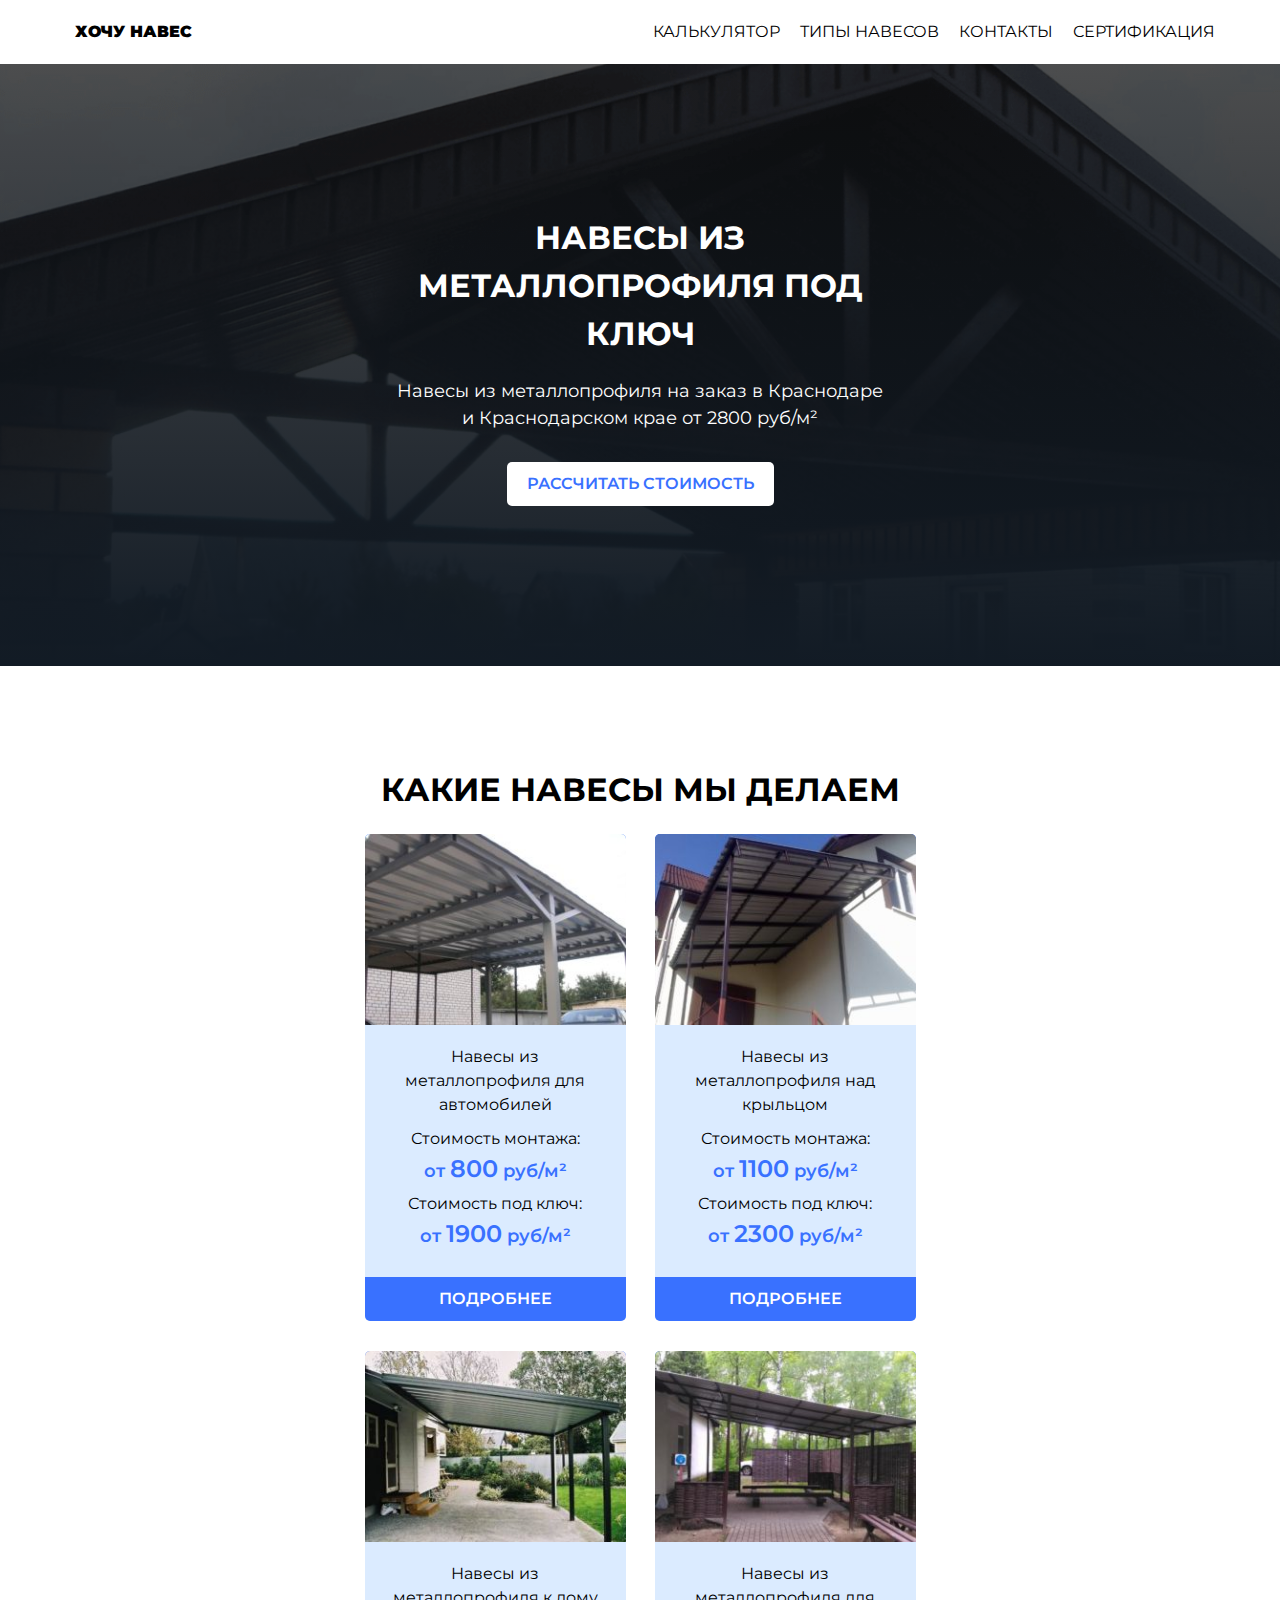
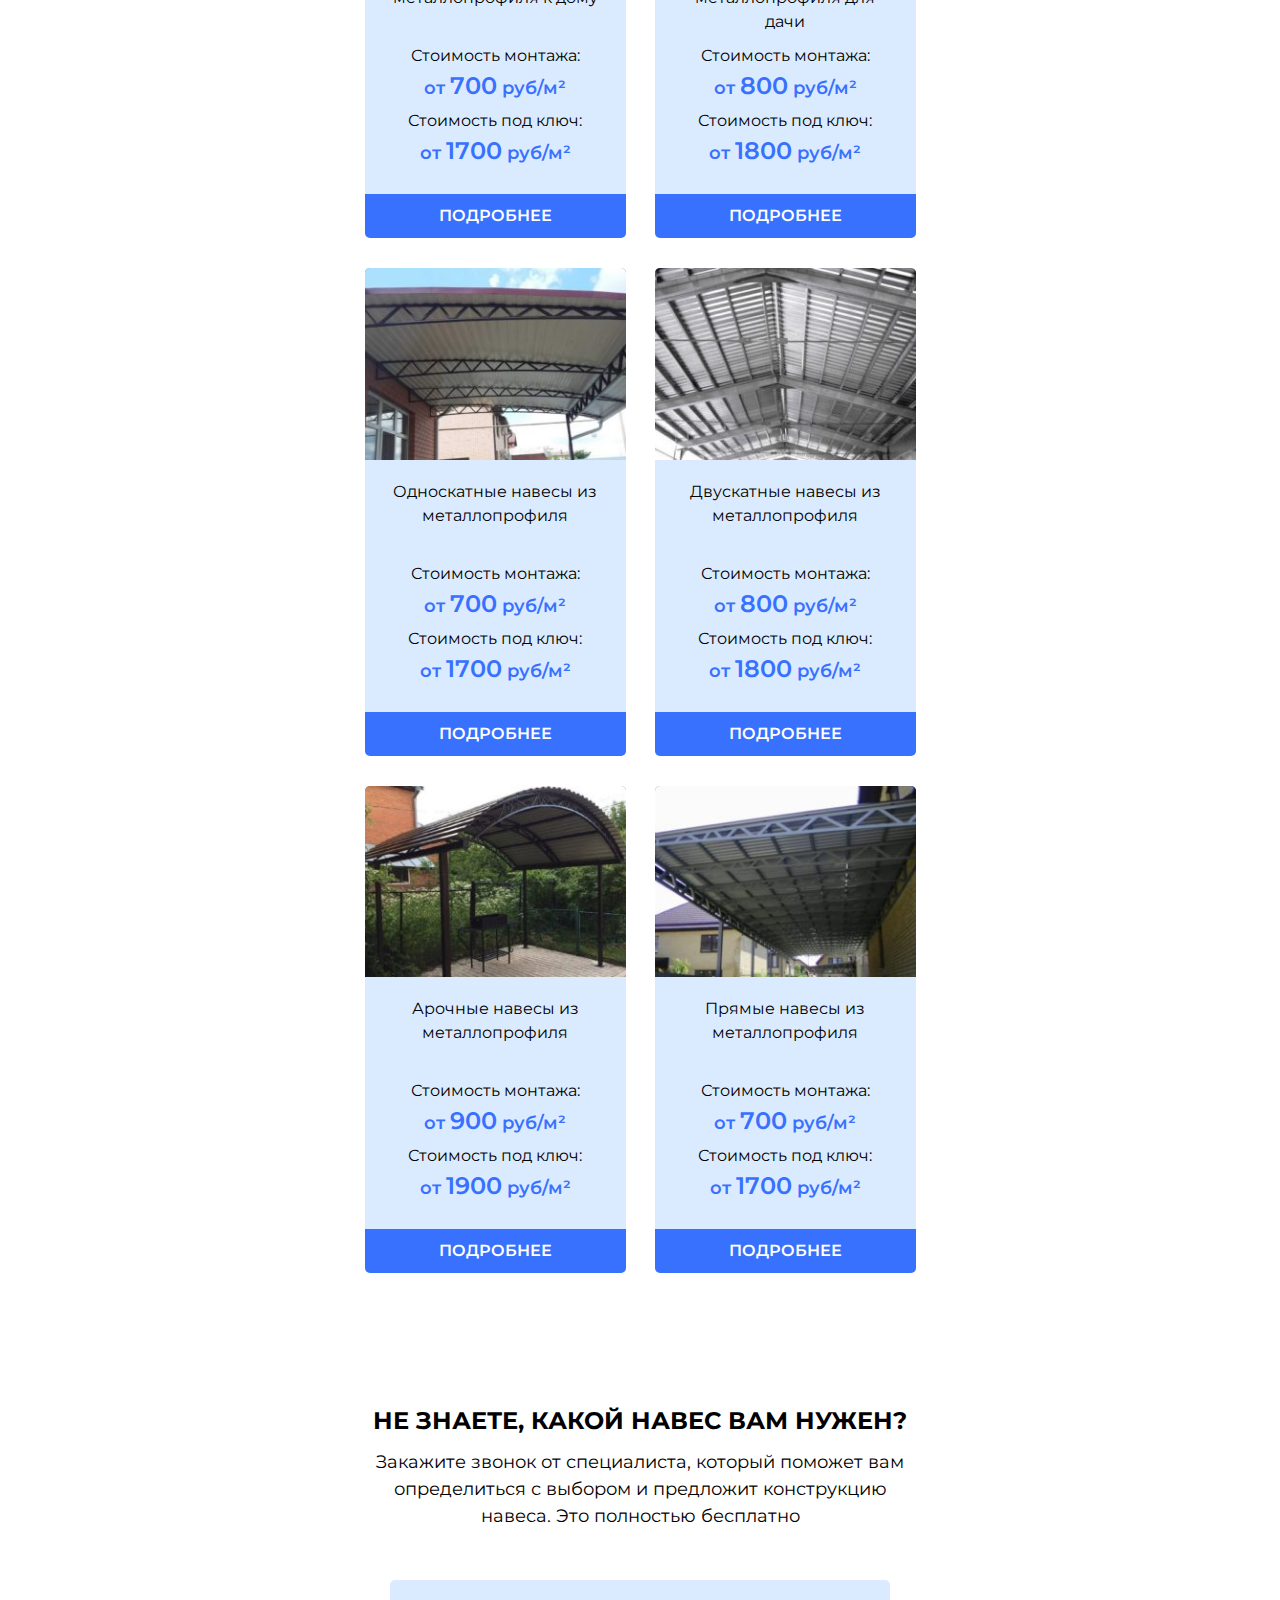
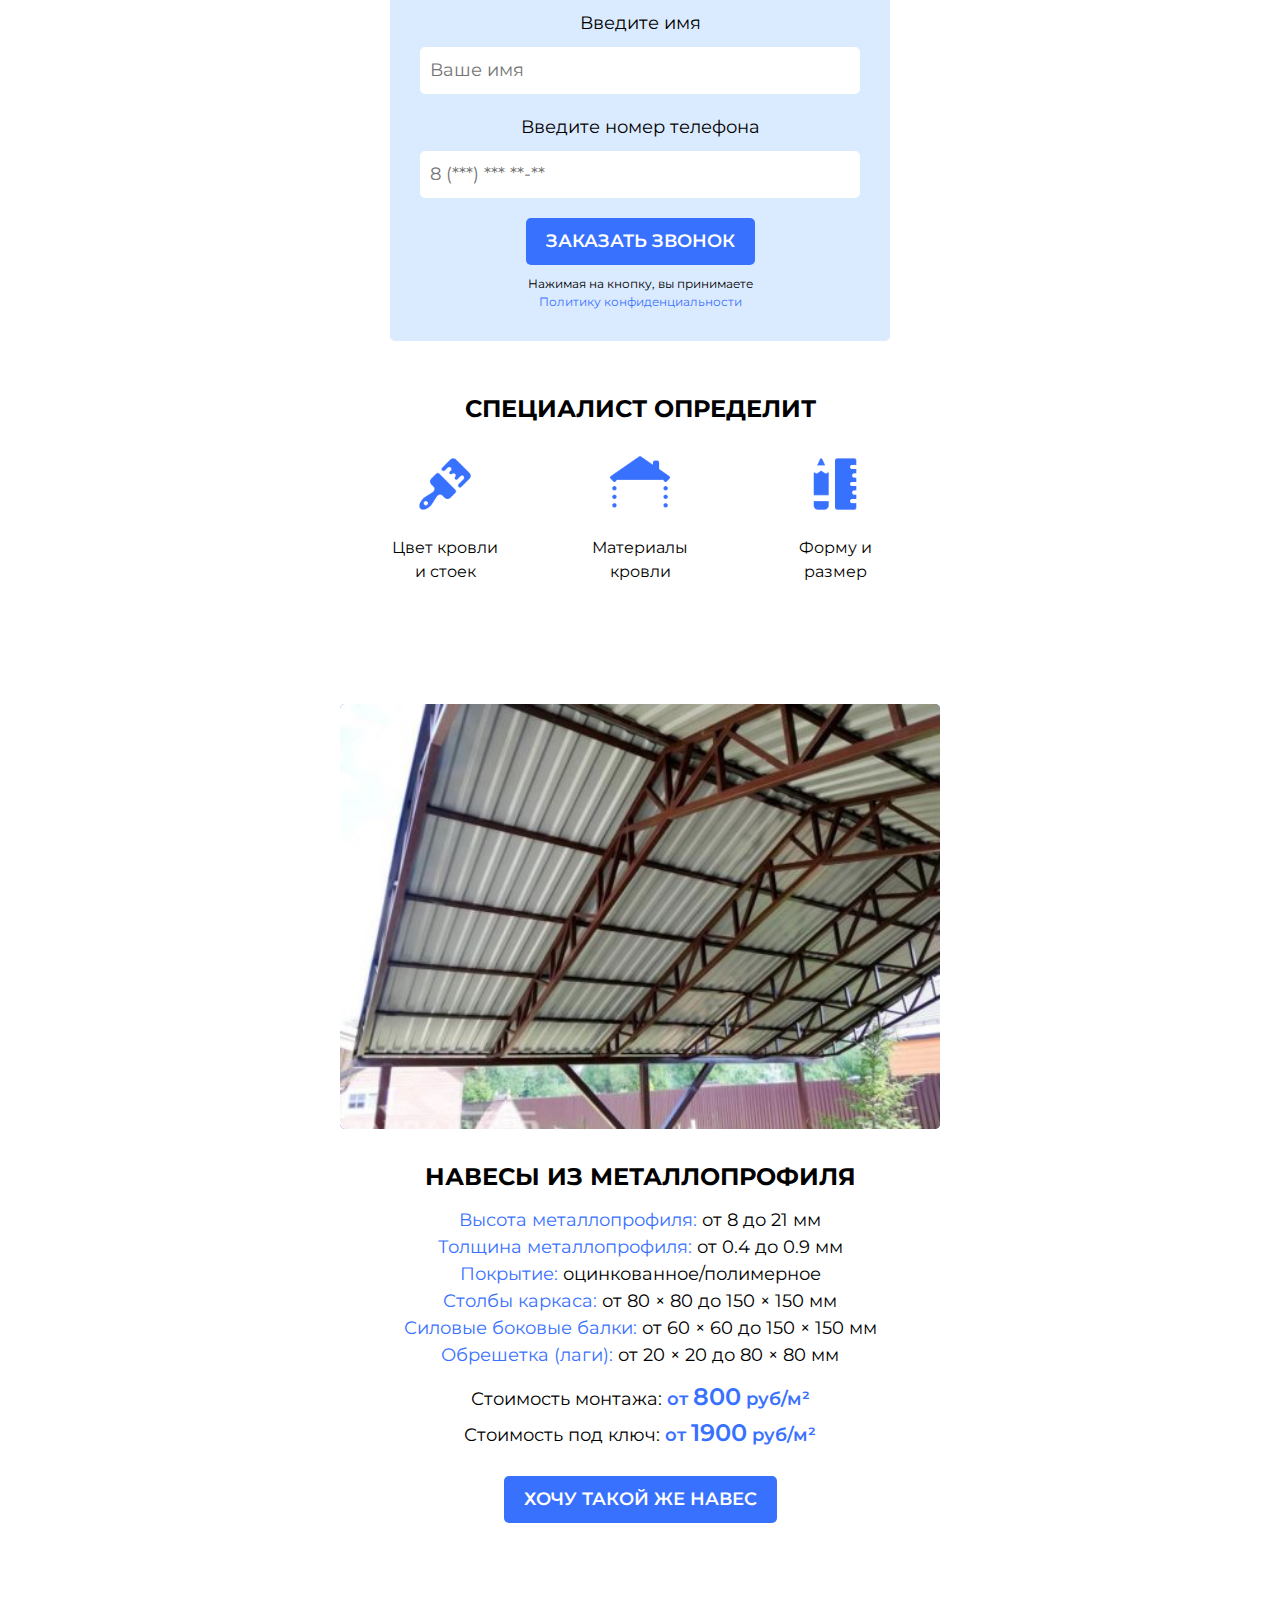
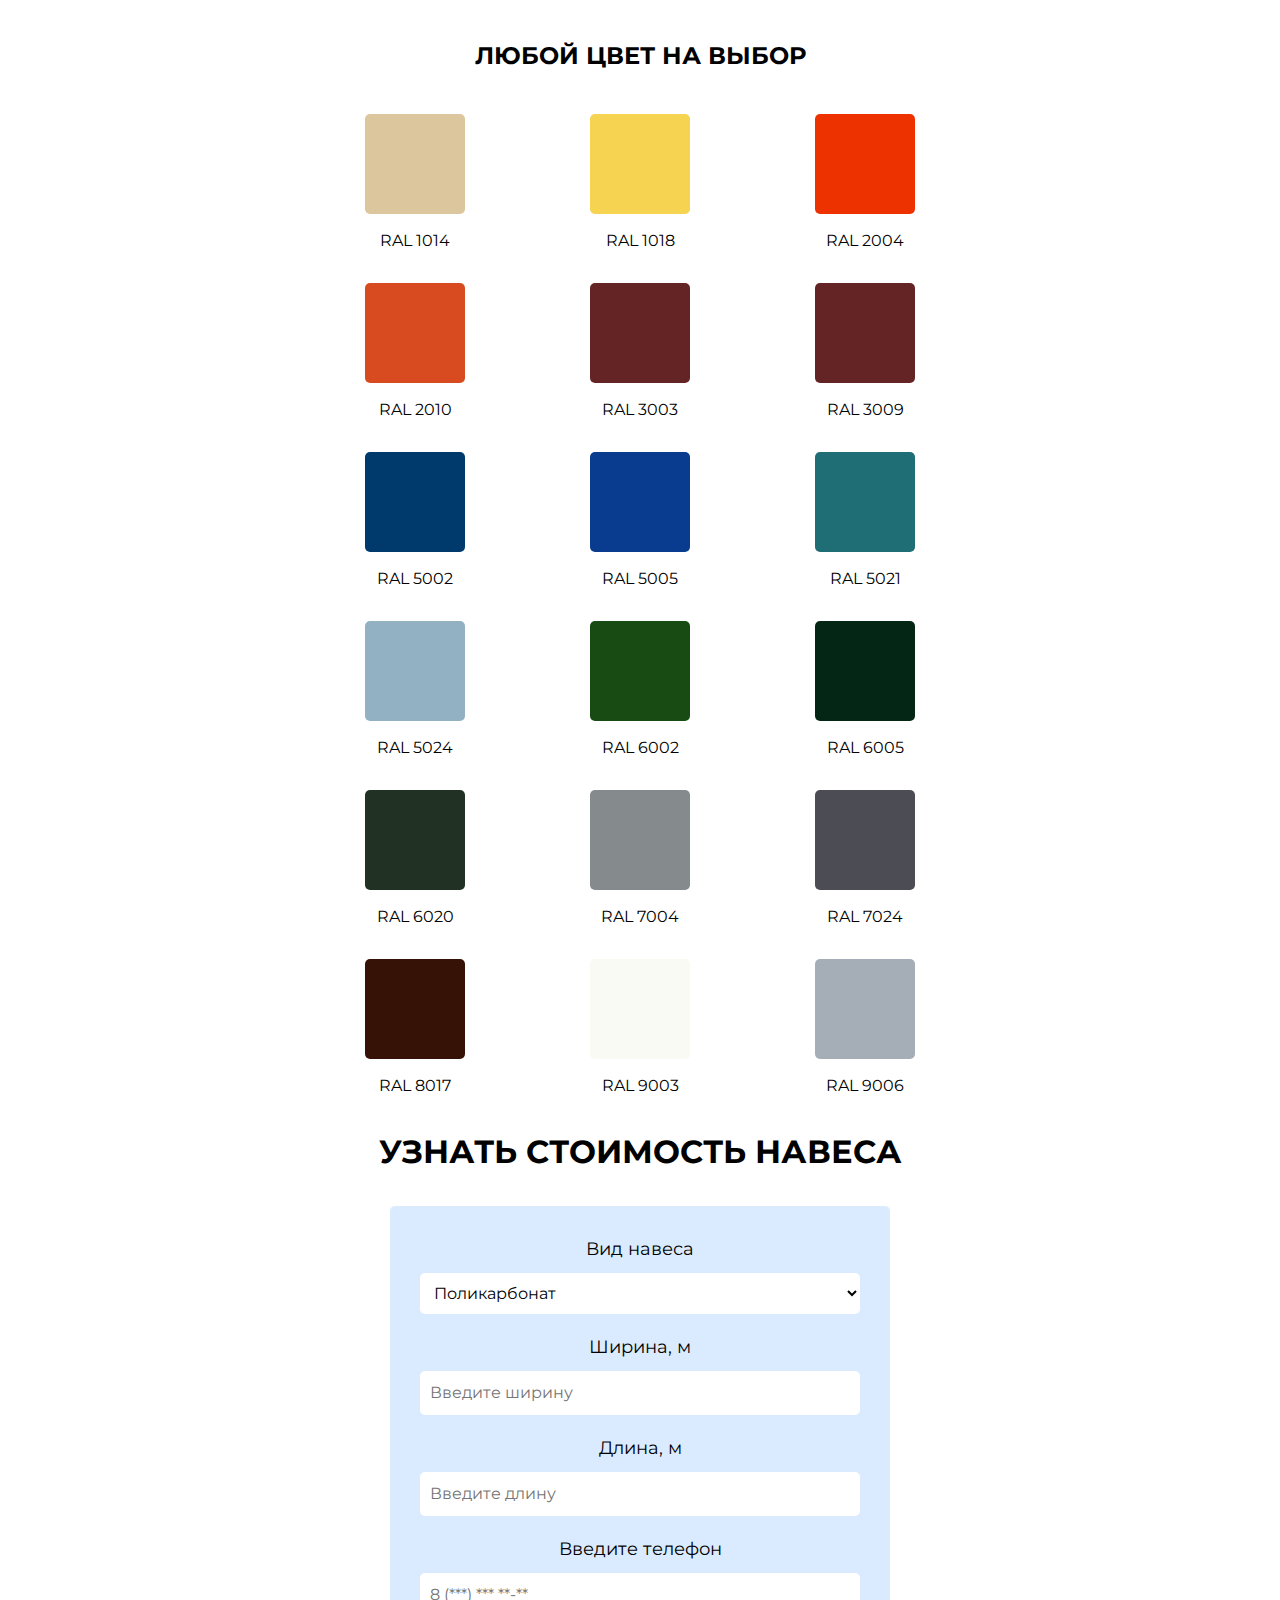
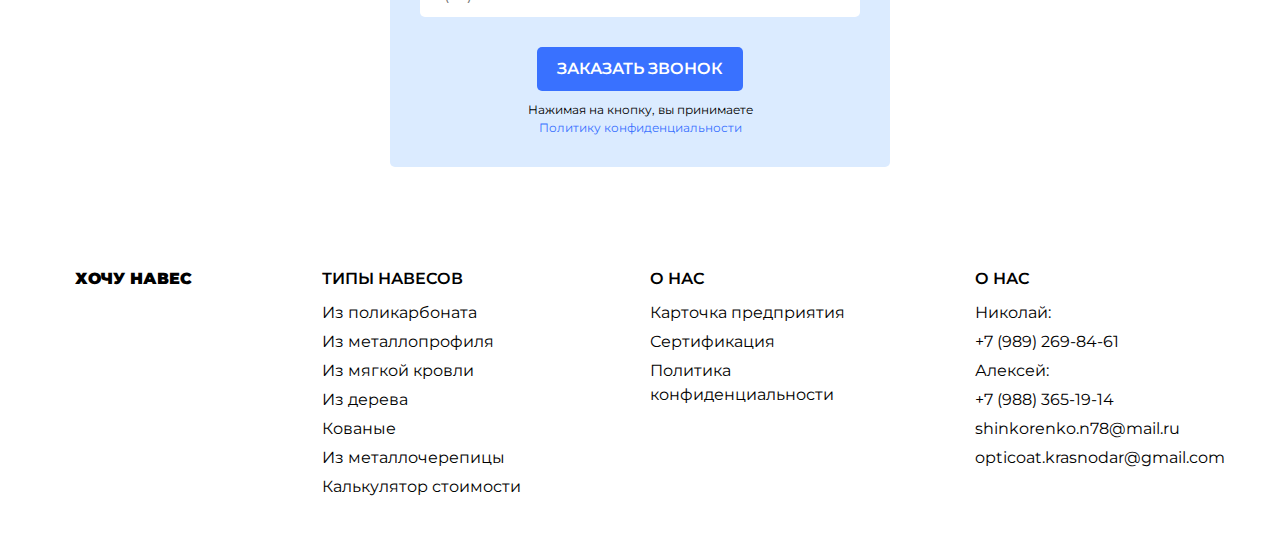
<file: metal-profile.html>
<!DOCTYPE html>
<html lang="ru">
<head>
    <meta charset="UTF-8">
    <meta http-equiv="X-UA-Compatible" content="IE=edge">
    <meta name="viewport" content="width=device-width, initial-scale=1.0">
    <link rel="stylesheet" href="css/styles.css">
    <link href="https://fonts.googleapis.com/css2?family=Montserrat:wght@300;700;900&family=Sen:wght@400;700;800&display=swap" rel="stylesheet">
    <title>Хочу навес</title>
</head>
<body>
    <header>
        <div class="header__container wrapper">
            <a href="index.html" class="logo__link">
                <div class="logo header__logo">Хочу навес</div>
            </a>
            <nav>
                <a href="calculator.html" class="nav__link">
                    <div class="nav__option">Калькулятор</div>
                </a>
                <div class="dropdown">
                    <button>Типы навесов</button>
                    <div class="dropdown-content">
                        <a href="polycarbonate.html">Поликарбонат</a>
                        <a href="metal-profile.html">Металлопрофиль</a>
                        <a href="soft-roof.html">Мягкая кровля</a>
                        <a href="wood.html">Дерево</a>
                        <a href="metal-tile.html">Металлочерепица</a>
                        <a href="forging.html">Ковка</a>
                    </div>
                </div>
                <a href="contacts.html" class="nav__link">
                    <div class="nav__option">Контакты</div>
                </a>
                <a href="certificates.html" class="nav__link">
                    <div class="nav__option">Сертификация</div>
                </a>
            </nav>
            <button href="#" class="burger__link">
                <img src="img/menu.svg" alt="menu" class="burger__icon">
            </button>
            <div class="menu">
                    <button href="#" class="cross__link">
                        <img src="img/cross.svg" alt="cross" class="cross__icon">
                    </button>
                <div class="menu__container">
                    <a href="index.html" class="logo__link">
                        <div class="logo menu__logo">Хочу навес</div>
                    </a>
                    <li><a href="calculator.html">Калькулятор</a></li>
                    <li><a href="contacts.html">Контакты</a></li>
                    <li><a href="certificates.html">Сертификация</a></li>
                </div>
            </div> 
        </div>
    </header>
    <div class="specialist__form__container">
        <div class="specialist__form__padding">
            <div class="specialist__form">
                <button href="#" class="cross__link__second">
                    <img src="img/cross.svg" alt="cross" class="cross__icon">
                </button>
                <h2>Закажите расчет навеса</h2>
                <div class="instruction">Введите имя</div>
                <input type="text" placeholder="Ваше имя" class="input">
                <div class="instruction">Введите номер телефона</div>
                <input type="number" placeholder="8 (***) *** **-**" class="input">
                <div class="btn__link">
                    <a href="#" class="special__button">Заказать расчет</a>
                </div>
                <p class="btn__p">Нажимая на кнопку, вы принимаете <a href="privacy-policy.html">Политику конфиденциальности</a></p>
            </div>
        </div>  
    </div>  
    <section class="hero metal-profile__new">
        <div class="wrapper">
            <div class="hero__content">
                <h1 class="white">
                    Навесы из металлопрофиля под ключ
                </h1>
                <p>
                    Навесы из металлопрофиля на заказ в Краснодаре и Краснодарском крае от 2800 руб/м²
                </p>
                <a href="calculator.html">
                    <div class="btn btn_white">Рассчитать стоимость</div>
                </a>
            </div>
        </div>
    </section>
    <section class="types wrapper">
        <h1>Какие навесы мы делаем</h1>
        <div class="types__construction">
            <div class="construction__first">
                <div class="types__construction">
                    <div class="type__name__second">
                        <div class="type__image">
                            <img src="img/metal-profile/auto.jpg" alt="auto">
                        </div>
                        <div class="type__text">
                            <div class="price__heading">Навесы из металлопрофиля для автомобилей</div>
                            <div class="price__name">Стоимость монтажа:</div>
                            <p class="price__value">от <span>800</span> руб/м²</p>
                            <div class="price__name">Стоимость под ключ:</div>
                            <p class="price__value">от <span>1900</span> руб/м²</p>
                        </div>
                        <button href="#" class="form__active btn btn_blue btn__card">Подробнее</button>
                    </div>
                </div>
                <div class="types__construction">
                    <div class="type__name__second">
                        <div class="type__image">
                            <img src="img/metal-profile/threshold.jpg" alt="threshold">
                        </div>
                        <div class="type__text">
                            <div class="price__heading">Навесы из металлопрофиля над крыльцом</div>
                            <div class="price__name">Стоимость монтажа:</div>
                            <p class="price__value">от <span>1100</span> руб/м²</p>
                            <div class="price__name">Стоимость под ключ:</div>
                            <p class="price__value">от <span>2300</span> руб/м²</p>
                        </div>
                        <button href="#" class="form__active btn btn_blue btn__card">Подробнее</button>
                    </div>
                </div>
            </div>
            <div class="construction__first">
                <div class="types__construction">
                    <div class="type__name__second">
                        <div class="type__image">
                            <img src="img/metal-profile/house.jpg" alt="house">
                        </div>
                        <div class="type__text">
                            <div class="price__heading">Навесы из металлопрофиля к дому</div>
                            <div class="price__name">Стоимость монтажа:</div>
                            <p class="price__value">от <span>700</span> руб/м²</p>
                            <div class="price__name">Стоимость под ключ:</div>
                            <p class="price__value">от <span>1700</span> руб/м²</p>
                        </div>
                        <button href="#" class="form__active btn btn_blue btn__card">Подробнее</button>
                    </div>
                </div>
                <div class="types__construction">
                    <div class="type__name__second">
                        <div class="type__image">
                            <img src="img/metal-profile/countryhouse.jpg" alt="countryhouse">
                        </div>
                        <div class="type__text">
                            <div class="price__heading">Навесы из металлопрофиля для дачи</div>
                            <div class="price__name">Стоимость монтажа:</div>
                            <p class="price__value">от <span>800</span> руб/м²</p>
                            <div class="price__name">Стоимость под ключ:</div>
                            <p class="price__value">от <span>1800</span> руб/м²</p>
                        </div>
                        <button href="#" class="form__active btn btn_blue btn__card">Подробнее</button>
                    </div>
                </div>
            </div>
        </div>
        <div class="types__construction">
            <div class="construction__first">
                <div class="types__construction">
                    <div class="type__name__second">
                        <div class="type__image">
                            <img src="img/metal-profile/single.jpg" alt="single">
                        </div>
                        <div class="type__text">
                            <div class="price__heading">Односкатные навесы из металлопрофиля</div>
                            <div class="price__name">Стоимость монтажа:</div>
                            <p class="price__value">от <span>700</span> руб/м²</p>
                            <div class="price__name">Стоимость под ключ:</div>
                            <p class="price__value">от <span>1700</span> руб/м²</p>
                        </div>
                        <button href="#" class="form__active btn btn_blue btn__card">Подробнее</button>
                    </div>
                </div>
                <div class="types__construction">
                    <div class="type__name__second">
                        <div class="type__image">
                            <img src="img/metal-profile/double.jpg" alt="double">
                        </div>
                        <div class="type__text">
                            <div class="price__heading">Двускатные навесы из металлопрофиля</div>
                            <div class="price__name">Стоимость монтажа:</div>
                            <p class="price__value">от <span>800</span> руб/м²</p>
                            <div class="price__name">Стоимость под ключ:</div>
                            <p class="price__value">от <span>1800</span> руб/м²</p>
                        </div>
                        <button href="#" class="form__active btn btn_blue btn__card">Подробнее</button>
                    </div>
                </div>
            </div>
            <div class="construction__first">
                <div class="types__construction">
                    <div class="type__name__second">
                        <div class="type__image">
                            <img src="img/metal-profile/arch.jpg" alt="arch">
                        </div>
                        <div class="type__text">
                            <div class="price__heading">Арочные навесы из металлопрофиля</div>
                            <div class="price__name">Стоимость монтажа:</div>
                            <p class="price__value">от <span>900</span> руб/м²</p>
                            <div class="price__name">Стоимость под ключ:</div>
                            <p class="price__value">от <span>1900</span> руб/м²</p>
                        </div>
                        <button href="#" class="form__active btn btn_blue btn__card">Подробнее</button>
                    </div>
                </div>
                <div class="types__construction">
                    <div class="type__name__second">
                        <div class="type__image">
                            <img src="img/metal-profile/straight.jpg" alt="straight">
                        </div>
                        <div class="type__text">
                            <div class="price__heading">Прямые навесы из металлопрофиля</div>
                            <div class="price__name">Стоимость монтажа:</div>
                            <p class="price__value">от <span>700</span> руб/м²</p>
                            <div class="price__name">Стоимость под ключ:</div>
                            <p class="price__value">от <span>1700</span> руб/м²</p>
                        </div>
                        <button href="#" class="form__active btn btn_blue btn__card">Подробнее</button>
                    </div>
                </div>
            </div>
        </div>
    </section>
    <section class="specialist wrapper">
        <div class="specialist__question">
            <h2>Не знаете, какой навес вам нужен?</h2>
            <p>Закажите звонок от специалиста, который поможет вам определиться с выбором и предложит конструкцию навеса. Это полностью бесплатно  </p>
        </div>
        <div class="specialist__form">
            <div class="instruction">Введите имя</div>
            <input type="text" placeholder="Ваше имя" class="input">
            <div class="instruction">Введите номер телефона</div>
            <input type="number" placeholder="8 (***) *** **-**" class="input">
            <div class="btn__link">
                <a href="#" class="special__button">Заказать звонок</a>
            </div>
            <p class="btn__p">Нажимая на кнопку, вы принимаете <a href="privacy-policy.html">Политику конфиденциальности</a></p>
        </div>
        <div class="specialist__benefits">
            <h2>Специалист определит</h2>
            <div class="benefits__list">
                <div class="benefit">
                    <div class="icon icon1">
                        <img src="img/brush.png" alt="brush">
                    </div>
                    <div class="benefit__text">Цвет кровли и стоек</div>
                </div>
                <div class="benefit">
                    <div class="icon icon2">
                        <img src="img/roof.png" alt="roof">
                    </div>
                    <div class="benefit__text">Материалы кровли</div>
                </div>
                <div class="benefit">
                    <div class="icon icon3">
                        <img src="img/ruler.png" alt="ruler">
                    </div>
                    <div class="benefit__text">Форму и размер</div>
                </div>
            </div>
        </div>
    </section>
    <section class="types wrapper">
        <div class="materials__pros">
            <div class="materials__benefits__list">
                <div class="materials__benefits">
                    <div class="materials__pic__second">
                        <div class="materials__img__second">
                            <img src="img/metal-profile/example.jpg" alt="example">
                        </div>
                    </div>
                    <div class="materials__text--new">
                        <h2>Навесы из металлопрофиля</h2>
                        <div class="text__block">
                            <p><span>Высота металлопрофиля: </span>от 8 до 21 мм<br>
                                <span>Толщина металлопрофиля: </span>от 0.4 до 0.9 мм<br>
                                <span>Покрытие: </span>оцинкованное/полимерное<br>
                                <span>Столбы каркаса: </span>от 80 × 80 до 150 × 150 мм<br>
                                <span>Силовые боковые балки: </span>от 60 × 60 до 150 × 150 мм<br>
                                <span>Обрешетка (лаги): </span>от 20 × 20 до 80 × 80 мм<br>
                            </p>
                        </div>
                        <div class="text__block">
                            <p>Стоимость монтажа: <span class="span__first">от <span class="span__two">800</span> руб/м²</span><br>
                                Стоимость под ключ: <span class="span__first"> от <span class="span__two">1900</span> руб/м²</span>
                            </p>
                        </div>
                        <div class="btn__link align__left">
                            <a href="calculator.html" class="special__button">Хочу такой же навес</a>
                        </div>
                    </div>     
                    <div class="materials--mini">
                        <h2>Навесы из поликарбоната</h2>
                        <div class="text__block">
                            <p><span>Высота металлопрофиля: </span><br>от 8 до 21 мм<br>
                                <span>Толщина металлопрофиля: </span><br>от 0.4 до 0.9 мм<br>
                                <span>Покрытие: </span><br>оцинкованное/полимерное<br>
                                <span>Столбы каркаса: </span><br>от 80 × 80 до 150 × 150 мм<br>
                                <span>Силовые боковые балки: </span><br>от 60 × 60 до 150 × 150 мм<br>
                                <span>Обрешетка (лаги): </span><br>от 20 × 20 до 80 × 80 мм<br>
                            </p>
                        </div>
                        <div class="text__block">
                            <p>Стоимость монтажа: <span class="span__first"><br>от <span class="span__two">800</span> руб/м²</span><br>
                                Стоимость под ключ: <span class="span__first"><br>от <span class="span__two">1900</span> руб/м²</span>
                            </p>
                        </div>
                        <div class="btn__link align__left">
                            <a href="calculator.html" class="special__button">Хочу такой же навес</a>
                        </div>
                    </div>                       
                </div> 
            </div>
        </div>
        <h2>Любой цвет на выбор</h2>
            <div class="colors__full">
                <div class="colors__list">
                    <div class="colors__row">
                        <div class="color__item">
                            <div class="color__image ral1014"></div>
                            <div class="color__text">RAL 1014</div>
                        </div>
                        <div class="color__item">
                            <div class="color__image ral1018"></div>
                            <div class="color__text">RAL 1018
                            </div>
                        </div>
                        <div class="color__item">
                            <div class="color__image ral2004"></div>
                            <div class="color__text">RAL 2004
                            </div>
                        </div>
                    </div>
                    <div class="colors__row">
                        <div class="color__item">
                            <div class="color__image ral2010"></div>
                            <div class="color__text">RAL 2010
                            </div>
                        </div>
                        <div class="color__item">
                            <div class="color__image ral3003"></div>
                            <div class="color__text">RAL 3003
                            </div>
                        </div>
                        <div class="color__item">
                            <div class="color__image ral3009"></div>
                            <div class="color__text">RAL 3009
                            </div>
                        </div>
                    </div>
                </div>
                <div class="colors__list">
                    <div class="colors__row">
                        <div class="color__item">
                            <div class="color__image ral5002"></div>
                            <div class="color__text">RAL 5002
                            </div>
                        </div>
                        <div class="color__item">
                            <div class="color__image ral5005"></div>
                            <div class="color__text">RAL 5005
                            </div>
                        </div>
                        <div class="color__item">
                            <div class="color__image ral5021"></div>
                            <div class="color__text">RAL 5021
                            </div>
                        </div>
                    </div>
                    <div class="colors__row">
                        <div class="color__item">
                            <div class="color__image ral5024"></div>
                            <div class="color__text">RAL 5024
                            </div>
                        </div>
                        <div class="color__item">
                            <div class="color__image ral6002"></div>
                            <div class="color__text">RAL 6002
                            </div>
                        </div>
                        <div class="color__item">
                            <div class="color__image ral6005"></div>
                            <div class="color__text">RAL 6005
                            </div>
                        </div> 
                    </div>
                </div>
                <div class="colors__list">
                    <div class="colors__row">
                        <div class="color__item">
                            <div class="color__image ral6020"></div>
                            <div class="color__text">RAL 6020
                            </div>
                        </div>
                        <div class="color__item">
                            <div class="color__image ral7004"></div>
                            <div class="color__text">RAL 7004
                            </div>
                        </div>
                        <div class="color__item">
                            <div class="color__image ral7024"></div>
                            <div class="color__text">RAL 7024
                            </div>
                        </div>
                    </div>
                    <div class="colors__row">
                        <div class="color__item">
                            <div class="color__image ral8017"></div>
                            <div class="color__text">RAL 8017
                            </div>
                        </div>
                        <div class="color__item">
                            <div class="color__image ral9003"></div>
                            <div class="color__text">RAL 9003
                            </div>
                        </div>
                        <div class="color__item">
                            <div class="color__image ral9006"></div>
                            <div class="color__text">RAL 9006
                            </div>
                        </div>
                    </div>
                </div>
            </div>
            </div>
        <div class="colors__full--mini">
            <div class="colors__list">
                <div class="colors__row">
                    <div class="color__item">
                        <div class="color__image ral1014"></div>
                        <div class="color__text">RAL 1014
                        </div>
                    </div>
                    <div class="color__item">
                        <div class="color__image ral1018"></div>
                        <div class="color__text">RAL 1018
                        </div>
                    </div>
                </div>
            </div>
            <div class="colors__list">
                <div class="colors__row">
                    <div class="color__item">
                        <div class="color__image ral2004"></div>
                        <div class="color__text">RAL 2004
                        </div>
                    </div>
                    <div class="color__item">
                        <div class="color__image ral2010"></div>
                        <div class="color__text">RAL 2010
                        </div>
                    </div>
                </div>
            </div>
            <div class="colors__list">
                <div class="colors__row">
                    <div class="color__item">
                        <div class="color__image ral3003"></div>
                        <div class="color__text">RAL 3003
                        </div>
                    </div>
                    <div class="color__item">
                        <div class="color__image ral3009"></div>
                        <div class="color__text">RAL 3009
                        </div>
                    </div>
                </div>
            </div>
            <div class="colors__list">
                <div class="colors__row">
                    <div class="color__item">
                        <div class="color__image ral5002"></div>
                        <div class="color__text">RAL 5002</div>
                    </div>
                    <div class="color__item">
                        <div class="color__image ral5005"></div>
                        <div class="color__text">RAL 5005</div>
                    </div>
                </div>
            </div>
            <div class="colors__list">
                <div class="colors__row">
                    <div class="color__item">
                        <div class="color__image ral5021"></div>
                        <div class="color__text">RAL 5021</div>
                    </div>
                    <div class="color__item">
                        <div class="color__image ral5024"></div>
                        <div class="color__text">RAL 5024</div>
                    </div>
                </div>
            </div>
            <div class="colors__list">
                <div class="colors__row">
                    <div class="color__item">
                        <div class="color__image ral6002"></div>
                        <div class="color__text">RAL 6002</div>
                    </div>
                    <div class="color__item">
                        <div class="color__image ral6005"></div>
                        <div class="color__text">RAL 6005</div>
                    </div> 
                </div>
            </div>
            <div class="colors__list">
                <div class="colors__row">
                    <div class="color__item">
                        <div class="color__image ral6020"></div>
                        <div class="color__text">RAL 6020</div>
                    </div>
                    <div class="color__item">
                        <div class="color__image ral7004"></div>
                        <div class="color__text">RAL 7004</div>
                    </div>
                </div>
            </div>
            <div class="colors__list">
                <div class="colors__row">
                    <div class="color__item">
                        <div class="color__image ral7024"></div>
                        <div class="color__text">RAL 7024</div>
                    </div>
                    <div class="color__item">
                        <div class="color__image ral8017"></div>
                        <div class="color__text">RAL 8017</div>
                    </div>
                </div>
            </div>
            <div class="colors__list">
                <div class="colors__row">
                    <div class="color__item">
                        <div class="color__image ral9003"></div>
                        <div class="color__text">RAL 9003</div>
                    </div>
                    <div class="color__item">
                        <div class="color__image ral9006"></div>
                        <div class="color__text">RAL 9006</div>
                    </div> 
                </div>
            </div>
        </div>
    </section>
    <section class="phone wrapper">
        <h1>Узнать стоимость навеса</h1>
        <div class="phone__container">
            <div class="phone__fields">
                <div class="field">
                    <div class="instruction">Вид навеса</div>
                    <select name="types" id="types" class="input">
                        <option value="0">Поликарбонат</option>
                        <option value="1">Металлочерепица</option>
                        <option value="2">Ковка</option>
                        <option value="3">Дерево</option>
                        <option value="4">Мягкая кровля</option>
                        <option value="5">Металлопрофиль</option>
                        <option value="6">Профильная труба</option>
                        <option value="7">Монолит</option>
                    </select>
                </div>
                <div class="field">
                    <div class="instruction">Ширина, м</div>
                    <input type="number" placeholder="Введите ширину" class="input">
                </div>
                <div class="field">
                    <div class="instruction">Длина, м</div>
                    <input type="number" placeholder="Введите длину" class="input">
                </div>
                <div class="field">
                    <div class="instruction">Введитe телефон</div>
                    <input type="number" placeholder="8 (***) *** **-**" class="input">
                </div>
            </div>
            <div class="button">
                <a href="#">
                    <div class="btn specialist__btn btn_blue">Заказать звонок</div>
                </a>
                <p class="btn__p">Нажимая на кнопку, вы принимаете <a href="privacy-policy.html">Политику конфиденциальности</a></p>
            </div>
         </div>
    </section>
    <footer class="wrapper">
        <a href="index.html" class="logo__link">
            <div class="logo">Хочу навес</div>
        </a>
        <div class="types">
            <div class="types__header">Типы навесов</div>
            <ul class="types__content">
                <li><a href="polycarbonate.html">Из поликарбоната</a></li>
                <li><a href="metal-profile.html">Из металлопрофиля</a></li>
                <li><a href="soft-roof.html">Из мягкой кровли</a></li>
                <li><a href="wood">Из дерева</a></li>
                <li><a href="forging.html">Кованые</a></li>
                <li><a href="metal-tile.html">Из металлочерепицы</a></li>
                <li><a href="calculator.html">Калькулятор стоимости</a></li>
            </ul>
        </div>
        <div class="types">
            <div class="types__header">О нас</div>
            <ul class="types__content">
                <li><a href="contacts.html">Карточка предприятия</a></li>
                <li><a href="certificates.html">Сертификация</a></li>
                <li><a href="privacy-policy.html">Политика<br>конфиденциальности</a></li>
            </ul>
        </div>
        <div class="types">
            <div class="types__header">О нас</div>
            <ul class="types__content">
                <li>Николай:</li>
                <li>+7 (989) 269-84-61</li>
                <li>Алексей:</li>
                <li>+7 (988) 365-19-14</li>
                <li>shinkorenko.n78@mail.ru</li>
                <li>opticoat.krasnodar@gmail.com</li>
            </ul>
        </div>
    </footer>
    <script src="js/menu.js"></script>
    <script src="js/call.js"></script>
</body>
</html>
</file>
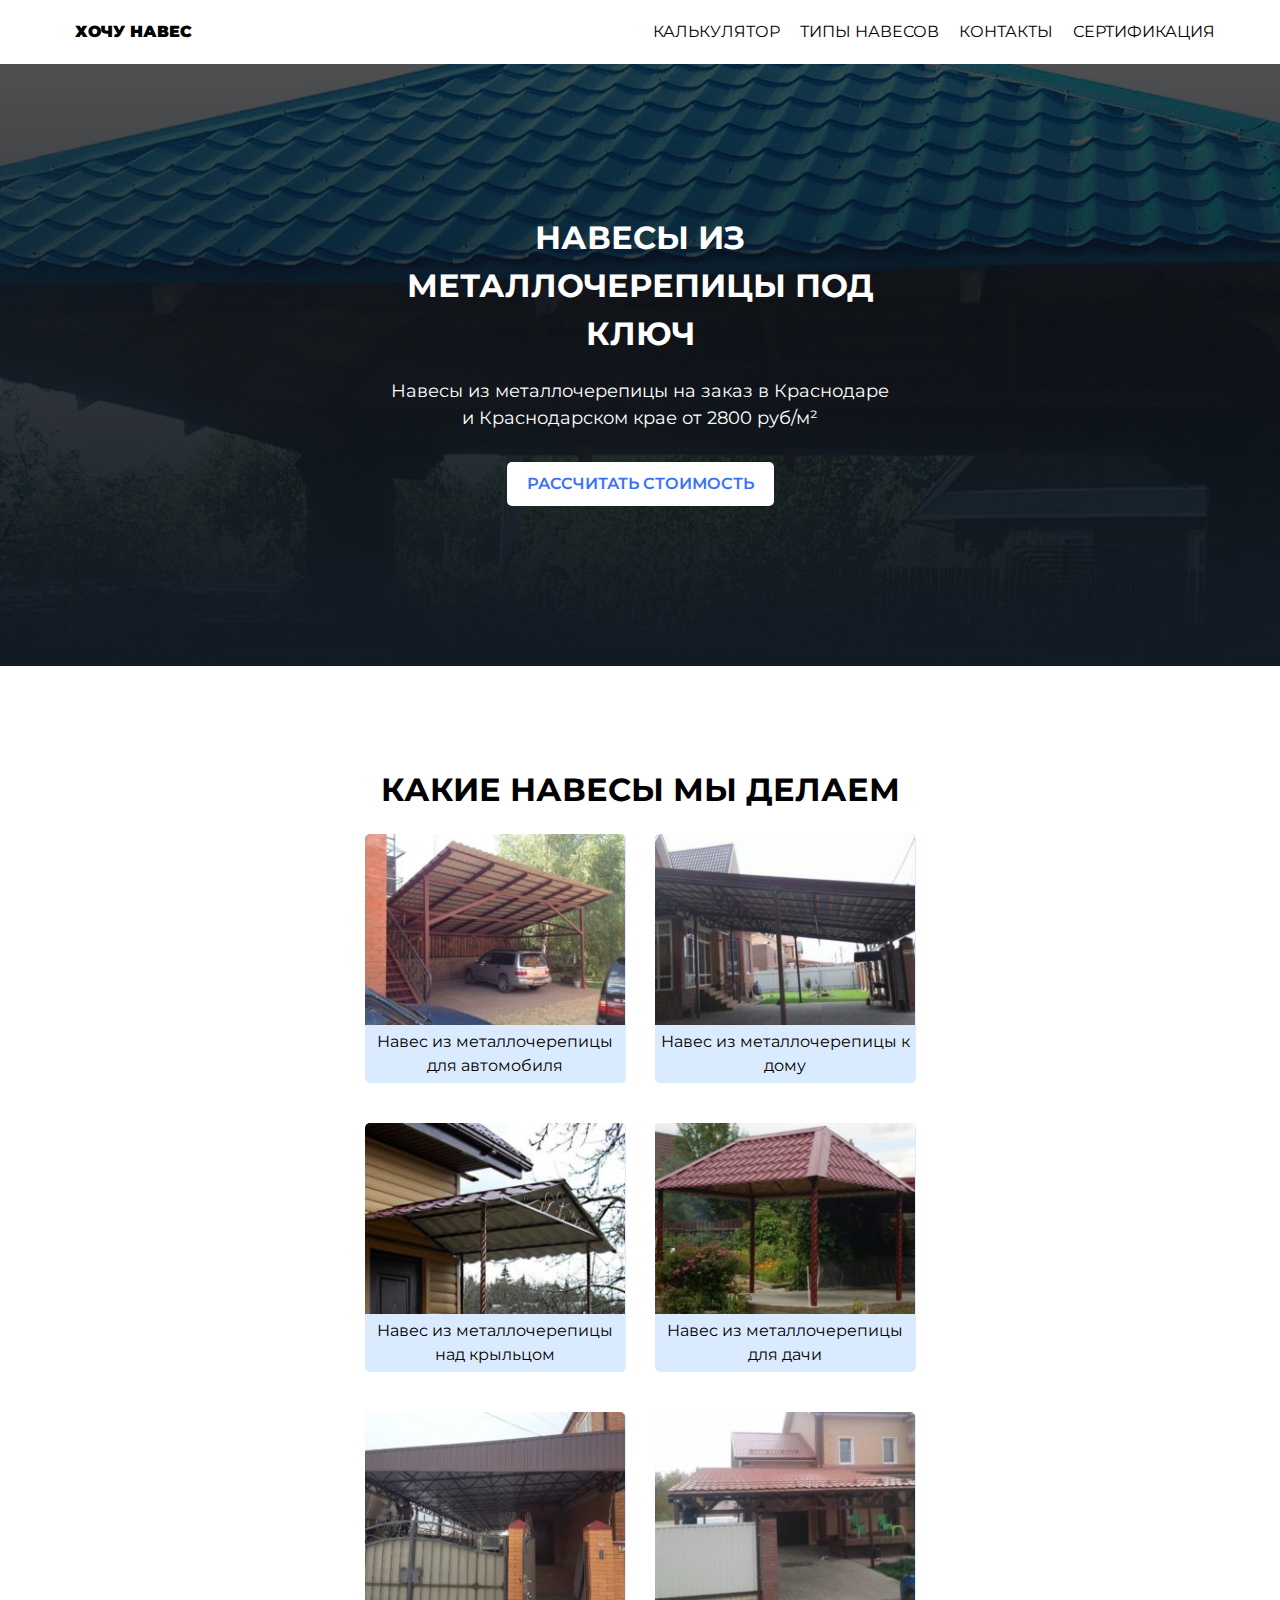
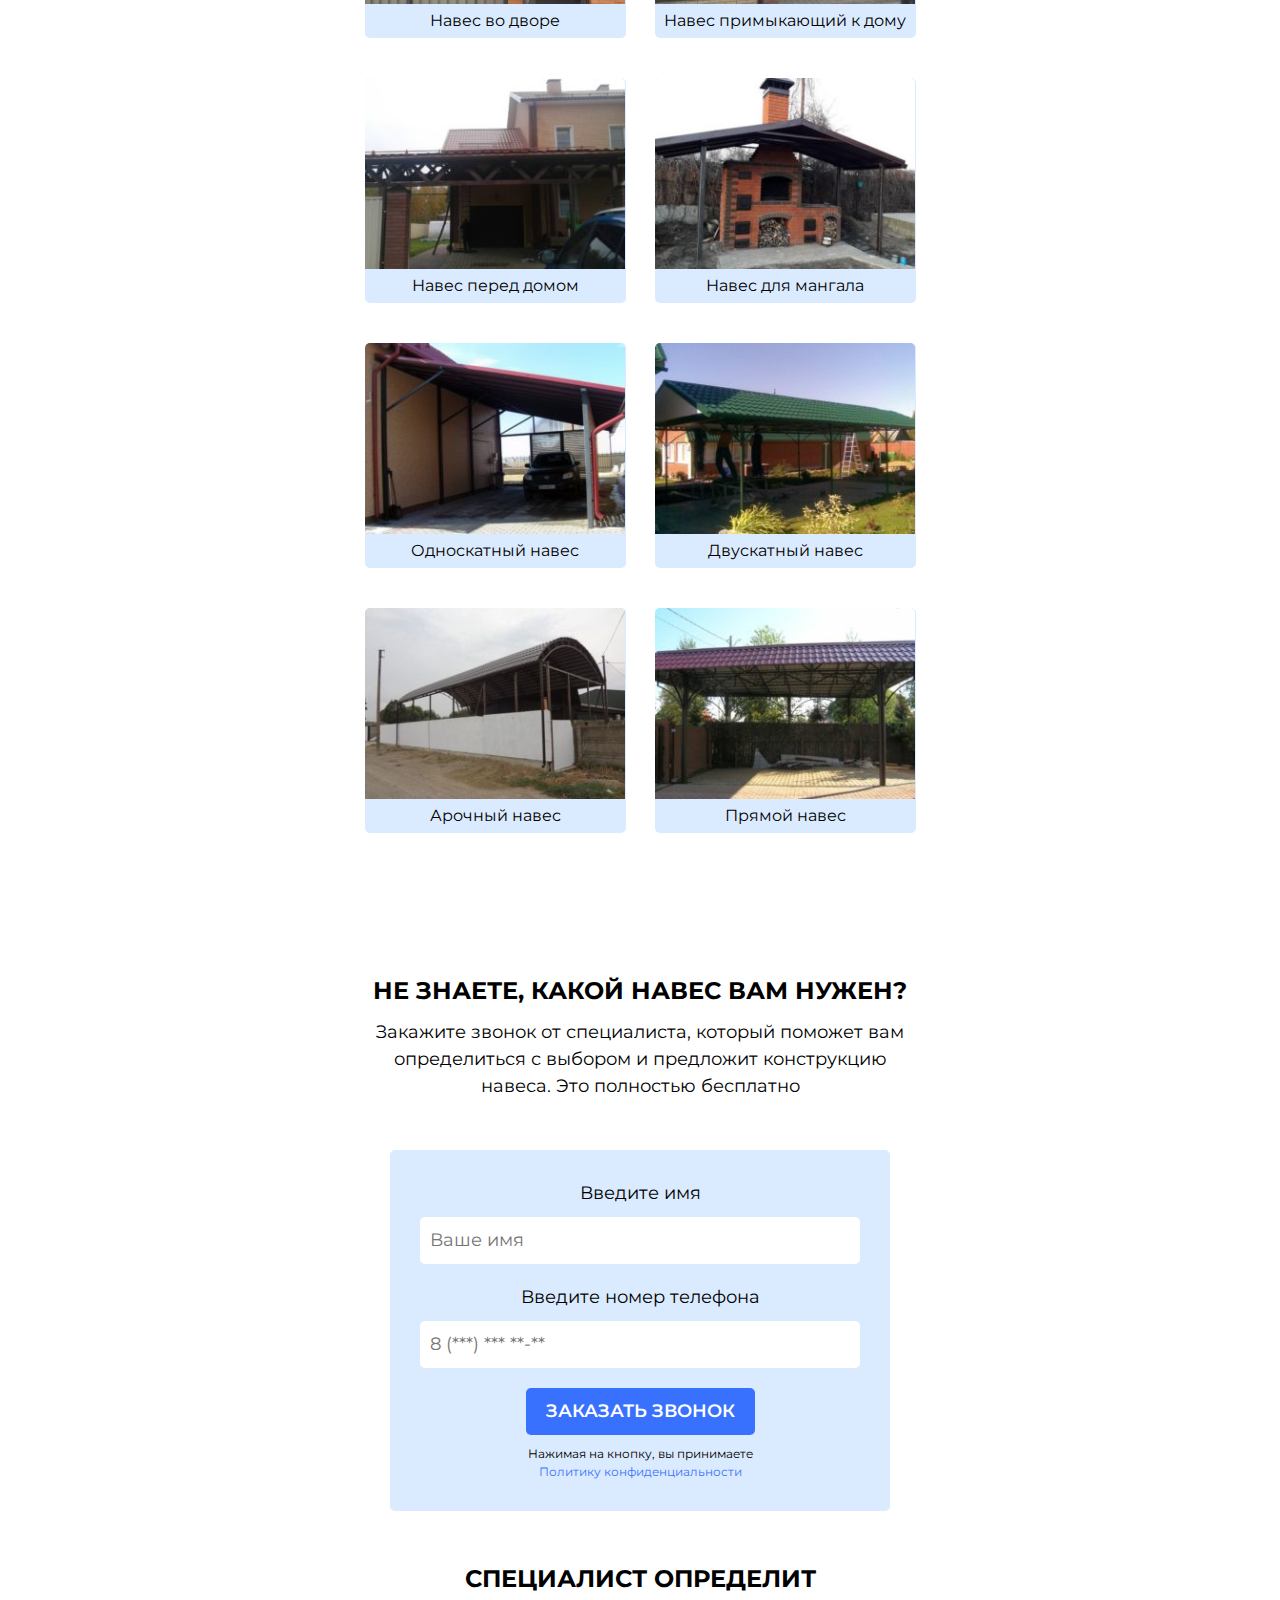
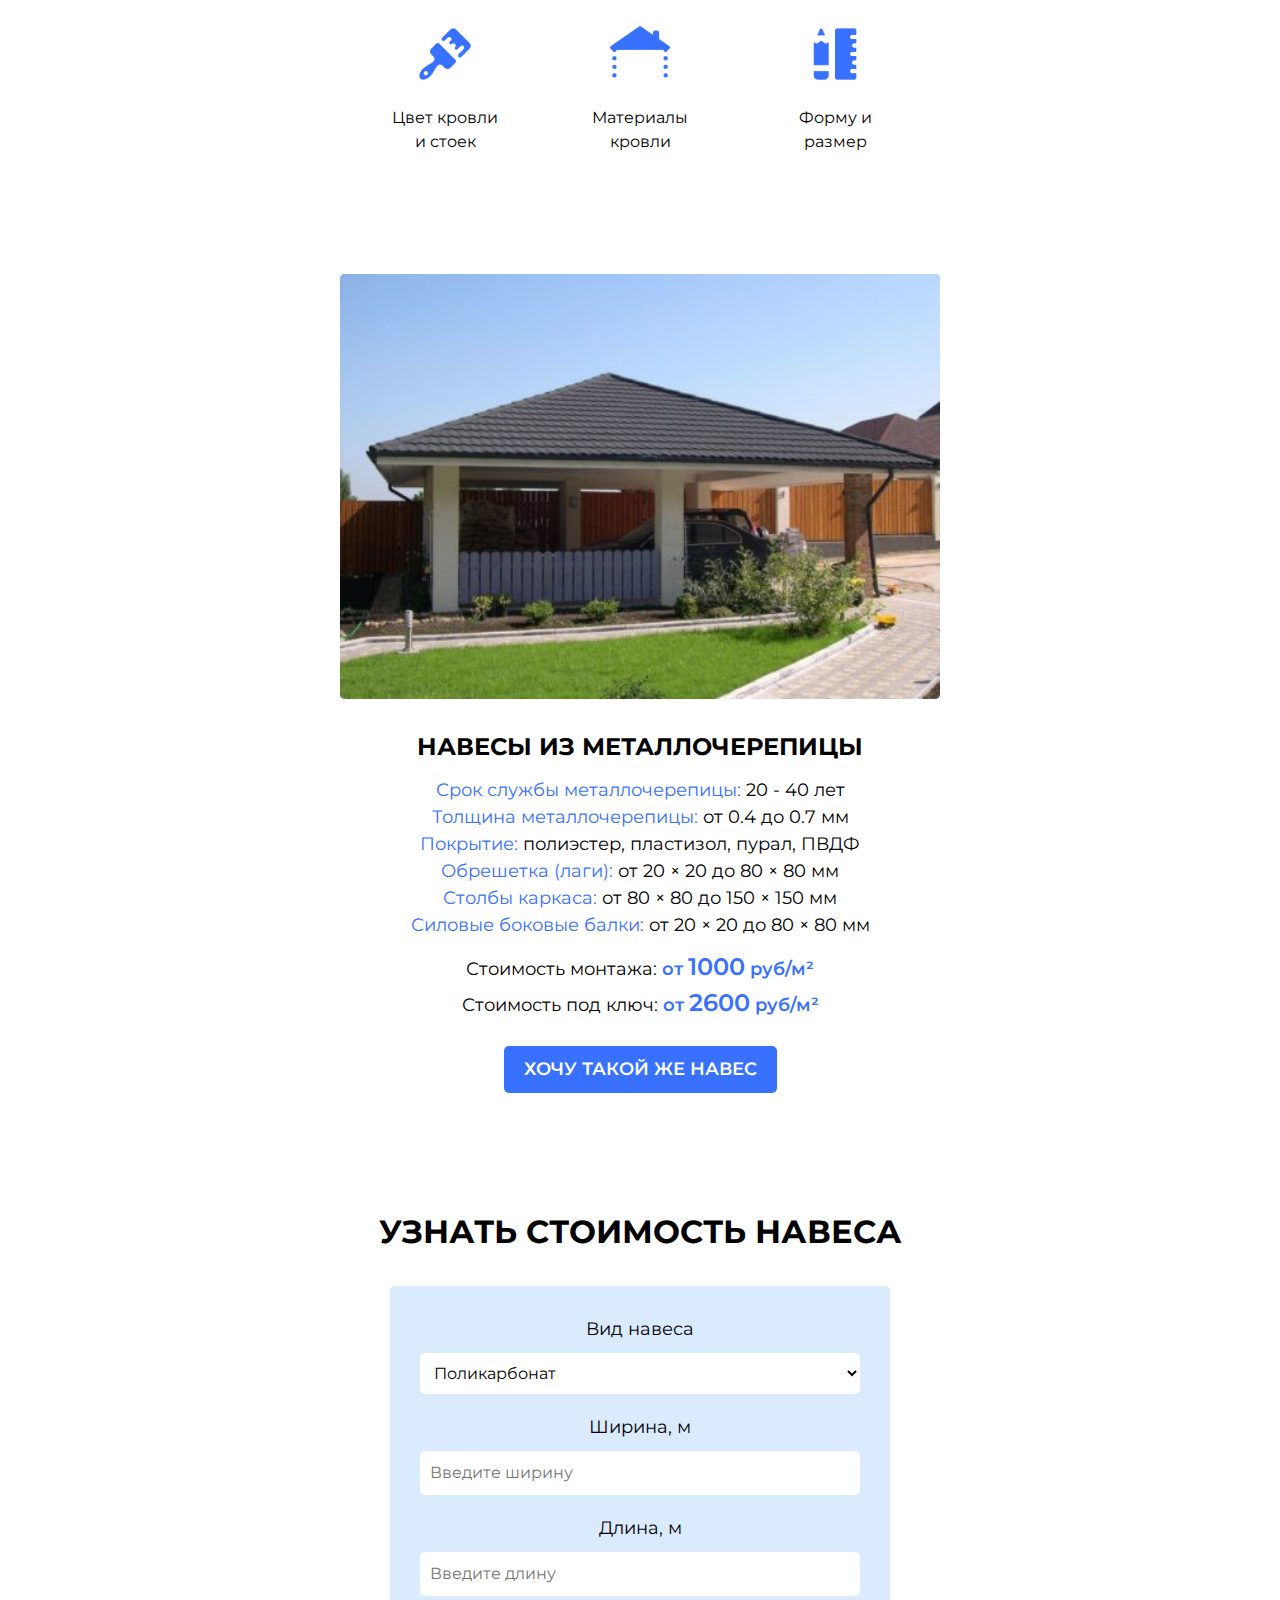
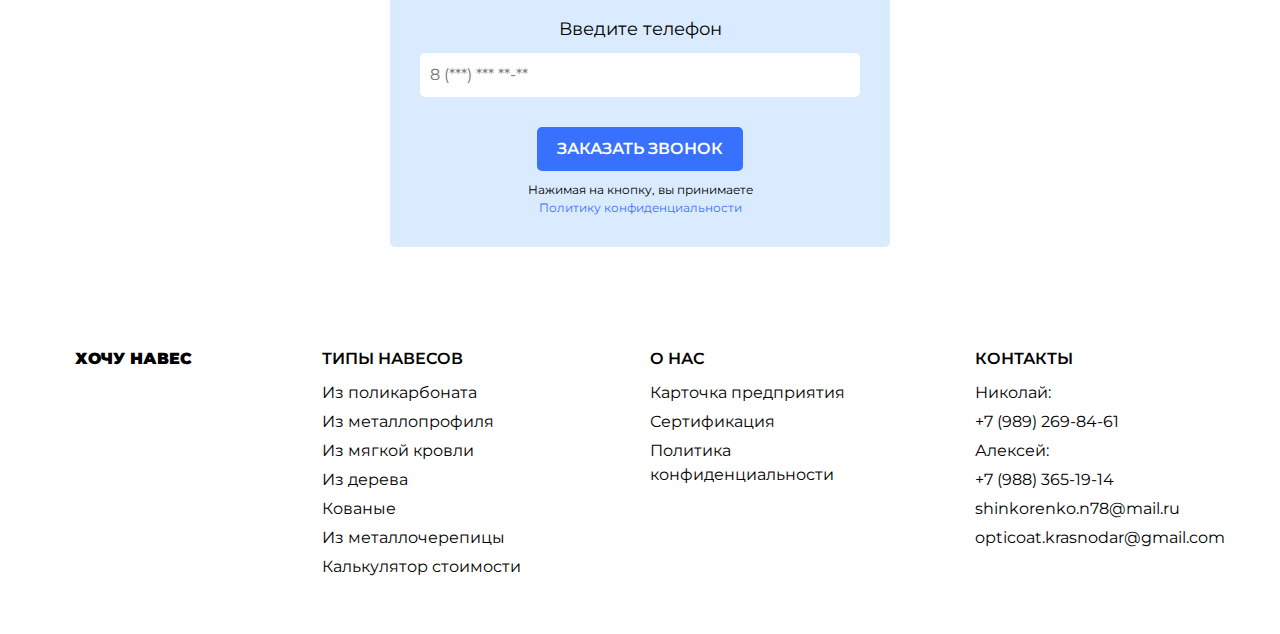
<file: metal-tile.html>
<!DOCTYPE html>
<html lang="ru">
<head>
    <meta charset="UTF-8">
    <meta http-equiv="X-UA-Compatible" content="IE=edge">
    <meta name="viewport" content="width=device-width, initial-scale=1.0">
    <link rel="stylesheet" href="css/styles.css">
    <link href="https://fonts.googleapis.com/css2?family=Montserrat:wght@300;700;900&family=Sen:wght@400;700;800&display=swap" rel="stylesheet">
    <title>Хочу навес</title>
</head>
<body>
    <header>
        <div class="header__container wrapper">
            <a href="index.html" class="logo__link">
                <div class="logo header__logo">Хочу навес</div>
            </a>
            <nav>
                <a href="calculator.html" class="nav__link">
                    <div class="nav__option">Калькулятор</div>
                </a>
                <div class="dropdown">
                    <button>Типы навесов</button>
                    <div class="dropdown-content">
                        <a href="polycarbonate.html">Поликарбонат</a>
                        <a href="metal-profile.html">Металлопрофиль</a>
                        <a href="soft-roof.html">Мягкая кровля</a>
                        <a href="wood.html">Дерево</a>
                        <a href="metal-tile.html">Металлочерепица</a>
                        <a href="forging.html">Ковка</a>
                    </div>
                </div>
                <a href="contacts.html" class="nav__link">
                    <div class="nav__option">Контакты</div>
                </a>
                <a href="certificates.html" class="nav__link">
                    <div class="nav__option">Сертификация</div>
                </a>
            </nav>
            <button href="#" class="burger__link">
                <img src="img/menu.svg" alt="menu" class="burger__icon">
            </button>
            <div class="menu">
                    <button href="#" class="cross__link">
                        <img src="img/cross.svg" alt="cross" class="cross__icon">
                    </button>
                <div class="menu__container">
                    <a href="index.html" class="logo__link">
                        <div class="logo menu__logo">Хочу навес</div>
                    </a>
                    <li><a href="calculator.html">Калькулятор</a></li>
                    <li><a href="contacts.html">Контакты</a></li>
                    <li><a href="certificates.html">Сертификация</a></li>
                </div>
            </div> 
        </div>
    </header>
    <div class="specialist__form__container">
        <div class="specialist__form__padding">
            <div class="specialist__form">
                <button href="#" class="cross__link__second">
                    <img src="img/cross.svg" alt="cross" class="cross__icon">
                </button>
                <h2>Закажите расчет навеса</h2>
                <div class="instruction">Введите имя</div>
                <input type="text" placeholder="Ваше имя" class="input">
                <div class="instruction">Введите номер телефона</div>
                <input type="number" placeholder="8 (***) *** **-**" class="input">
                <div class="btn__link">
                    <a href="#" class="special__button">Заказать расчет</a>
                </div>
                <p class="btn__p">Нажимая на кнопку, вы принимаете <a href="privacy-policy.html">Политику конфиденциальности</a></p>
            </div>
        </div>  
    </div>  
    <section class="hero metal-tile__new">
        <div class="wrapper">
            <div class="hero__content">
                <h1 class="white">
                    Навесы из металлочерепицы под ключ
                </h1>
                <p>
                    Навесы из металлочерепицы на заказ в Краснодаре и Краснодарском крае от 2800 руб/м²
                </p>
                <a href="calculator.html">
                    <div class="btn btn_white">Рассчитать стоимость</div>
                </a>
            </div>
        </div>
    </section>
    <section class="types wrapper">
        <h1>Какие навесы мы делаем</h1>
        <div class="types__construction">
            <div class="construction__first">
                <div class="types__construction__new">
                    <div class="type__image type__image__first">
                        <img src="img/metal-tile/car.jpg" alt="car">
                    </div>
                    <div class="type__name">Навес из металлочерепицы для автомобиля</div>
                </div>
                <div class="types__construction__new">
                    <div class="type__image type__image__first">
                        <img src="img/metal-tile/house.jpg" alt="house">
                    </div>
                    <div class="type__name">Навес из металлочерепицы к дому</div>
                </div>
            </div>
            <div class="construction__first">
                <div class="types__construction__new">
                    <div class="type__image type__image__first">
                        <img src="img/metal-tile/threshold.jpg" alt="threshold">
                    </div>
                    <div class="type__name">Навес из металлочерепицы над крыльцом</div>
                </div>
                <div class="types__construction__new">
                    <div class="type__image type__image__first">
                        <img src="img/metal-tile/countryhouse.jpg" alt="countryhouse">
                    </div>
                    <div class="type__name">Навес из металлочерепицы для дачи</div>
                </div>
            </div>
        </div>
        <div class="types__construction">
            <div class="construction__first">
                <div class="types__construction__new">
                    <div class="type__image type__image__first">
                        <img src="img/metal-tile/backyard.jpg" alt="backyard">
                    </div>
                    <div class="type__name">Навес во дворе</div>
                </div>
                <div class="types__construction__new">
                    <div class="type__image type__image__first">
                        <img src="img/metal-tile/house-close.jpg" alt="house-close">
                    </div>
                    <div class="type__name">Навес примыкающий к дому</div>
                </div>
            </div>
            <div class="construction__first">
                <div class="types__construction__new">
                    <div class="type__image type__image__first">
                        <img src="img/metal-tile/in-front.jpg" alt="in-front">
                    </div>
                    <div class="type__name">Навес перед домом</div>
                </div>
                <div class="types__construction__new">
                    <div class="type__image type__image__first">
                        <img src="img/metal-tile/brazier.jpg" alt="brazier">
                    </div>
                    <div class="type__name">Навес для мангала</div>
                </div>
            </div>
        </div>
        <div class="types__construction">
            <div class="construction__first">
                <div class="types__construction__new">
                    <div class="type__image type__image__first">
                        <img src="img/metal-tile/single.jpg" alt="single">
                    </div>
                    <div class="type__name">Односкатный навес</div>
                </div>
                <div class="types__construction__new">
                    <div class="type__image type__image__first">
                        <img src="img/metal-tile/double.jpg" alt="double">
                    </div>
                    <div class="type__name">Двускатный навес</div>
                </div>
            </div>
            <div class="construction__first">
                <div class="types__construction__new">
                    <div class="type__image type__image__first">
                        <img src="img/metal-tile/arch.jpg" alt="arch">
                    </div>
                    <div class="type__name">Арочный навес</div>
                </div>
                <div class="types__construction__new">
                    <div class="type__image type__image__first">
                        <img src="img/metal-tile/straight.jpg" alt="straight">
                    </div>
                    <div class="type__name">Прямой навес</div>
                </div>
            </div>
        </div>
    </section>
    <section class="specialist wrapper">
        <div class="specialist__question">
            <h2>Не знаете, какой навес вам нужен?</h2>
            <p>Закажите звонок от специалиста, который поможет вам определиться с выбором и предложит конструкцию навеса. Это полностью бесплатно  </p>
        </div>
        <div class="specialist__form">
            <div class="instruction">Введите имя</div>
            <input type="text" placeholder="Ваше имя" class="input">
            <div class="instruction">Введите номер телефона</div>
            <input type="number" placeholder="8 (***) *** **-**" class="input">
            <div class="btn__link">
                <a href="#" class="special__button">Заказать звонок</a>
            </div>
            <p class="btn__p">Нажимая на кнопку, вы принимаете <a href="privacy-policy.html">Политику конфиденциальности</a></p>
        </div>
        <div class="specialist__benefits">
            <h2>Специалист определит</h2>
            <div class="benefits__list">
                <div class="benefit">
                    <div class="icon icon1">
                        <img src="img/brush.png" alt="brush">
                    </div>
                    <div class="benefit__text">Цвет кровли и стоек</div>
                </div>
                <div class="benefit">
                    <div class="icon icon2">
                        <img src="img/roof.png" alt="roof">
                    </div>
                    <div class="benefit__text">Материалы кровли</div>
                </div>
                <div class="benefit">
                    <div class="icon icon3">
                        <img src="img/ruler.png" alt="ruler">
                    </div>
                    <div class="benefit__text">Форму и размер</div>
                </div>
            </div>
        </div>
    </section>
    <section class="types wrapper">
        <div class="materials__pros">
            <div class="materials__benefits__list">
                <div class="materials__benefits">
                    <div class="materials__pic__second">
                        <div class="materials__img__second">
                            <img src="img/metal-tile/example.jpg" alt="example">
                        </div>
                    </div>
                    <div class="materials__text--new">
                        <h2>Навесы из металлочерепицы</h2>
                        <div class="text__block">
                            <p><span>Срок службы металлочерепицы: </span>20 - 40 лет<br>
                                <span>Толщина металлочерепицы: </span>от 0.4 до 0.7 мм<br>
                                <span>Покрытие: </span>полиэстер, пластизол, пурал, ПВДФ<br>
                                <span>Обрешетка (лаги): </span>от 20 × 20 до 80 × 80 мм<br>
                                <span>Столбы каркаса: </span>от 80 × 80 до 150 × 150 мм<br>
                                <span>Силовые боковые балки: </span>от 20 × 20 до 80 × 80 мм<br>
                            </p>
                        </div>
                        <div class="text__block">
                            <p>Стоимость монтажа: <span class="span__first">от <span class="span__two">1000</span> руб/м²</span><br>
                                Стоимость под ключ: <span class="span__first"> от <span class="span__two">2600</span> руб/м²</span>
                            </p>
                        </div>
                        <div class="btn__link align__left">
                            <a href="calculator.html" class="special__button">Хочу такой же навес</a>
                        </div>
                    </div>     
                    <div class="materials--mini">
                        <h2>Навесы из поликарбоната</h2>
                        <div class="text__block">
                            <p><span>Срок службы металлочерепицы: </span><br>20 - 40 лет<br>
                                <span>Толщина металлочерепицы: </span><br>от 0.4 до 0.7 мм<br>
                                <span>Покрытие: </span><br>полиэстер, пластизол, пурал, ПВДФ<br>
                                <span>Обрешетка (лаги): </span><br>от 20 × 20 до 80 × 80 мм<br>
                                <span>Столбы каркаса: </span><br>от 80 × 80 до 150 × 150 мм<br>
                                <span>Силовые боковые балки: </span><br>от 20 × 20 до 80 × 80 мм<br>
                            </p>
                        </div>
                        <div class="text__block">
                            <p>Стоимость монтажа: <span class="span__first"><br>от <span class="span__two">1000</span> руб/м²</span><br>
                                Стоимость под ключ: <span class="span__first"><br>от <span class="span__two">2600</span> руб/м²</span>
                            </p>
                        </div>
                        <div class="btn__link align__left">
                            <a href="calculator.html" class="special__button">Хочу такой же навес</a>
                        </div>
                    </div>                       
                </div> 
            </div>
        </div>
    </section>
    <section class="phone wrapper">
        <h1>Узнать стоимость навеса</h1>
        <div class="phone__container">
            <div class="phone__fields">
                <div class="field">
                    <div class="instruction">Вид навеса</div>
                    <select name="types" id="types" class="input">
                        <option value="0">Поликарбонат</option>
                        <option value="1">Металлочерепица</option>
                        <option value="2">Ковка</option>
                        <option value="3">Дерево</option>
                        <option value="4">Мягкая кровля</option>
                        <option value="5">Металлопрофиль</option>
                        <option value="6">Профильная труба</option>
                        <option value="7">Монолит</option>
                    </select>
                </div>
                <div class="field">
                    <div class="instruction">Ширина, м</div>
                    <input type="number" placeholder="Введите ширину" class="input">
                </div>
                <div class="field">
                    <div class="instruction">Длина, м</div>
                    <input type="number" placeholder="Введите длину" class="input">
                </div>
                <div class="field">
                    <div class="instruction">Введитe телефон</div>
                    <input type="number" placeholder="8 (***) *** **-**" class="input">
                </div>
            </div>
            <div class="button">
                <a href="#">
                    <div class="btn specialist__btn btn_blue">Заказать звонок</div>
                </a>
                <p class="btn__p">Нажимая на кнопку, вы принимаете <a href="privacy-policy.html">Политику конфиденциальности</a></p>
            </div>
         </div>
    </section>
    <footer class="wrapper">
        <a href="index.html" class="logo__link">
            <div class="logo">Хочу навес</div>
        </a>
        <div class="types">
            <div class="types__header">Типы навесов</div>
            <ul class="types__content">
                <li><a href="polycarbonate.html">Из поликарбоната</a></li>
                <li><a href="metal-profile.html">Из металлопрофиля</a></li>
                <li><a href="soft-roof.html">Из мягкой кровли</a></li>
                <li><a href="wood">Из дерева</a></li>
                <li><a href="forging.html">Кованые</a></li>
                <li><a href="metal-tile.html">Из металлочерепицы</a></li>
                <li><a href="calculator.html">Калькулятор стоимости</a></li>
            </ul>
        </div>
        <div class="types">
            <div class="types__header">О нас</div>
            <ul class="types__content">
                <li><a href="contacts.html">Карточка предприятия</a></li>
                <li><a href="certificates.html">Сертификация</a></li>
                <li><a href="privacy-policy.html">Политика<br>конфиденциальности</a></li>
            </ul>
        </div>
        <div class="types">
            <div class="types__header">Контакты</div>
            <ul class="types__content">
                <li>Николай:</li>
                <li>+7 (989) 269-84-61</li>
                <li>Алексей:</li>
                <li>+7 (988) 365-19-14</li>
                <li>shinkorenko.n78@mail.ru</li>
                <li>opticoat.krasnodar@gmail.com</li>
            </ul>
        </div>
    </footer>
    <script src="js/menu.js"></script>
    <script src="js/call.js"></script>
</body>
</html>
</file>
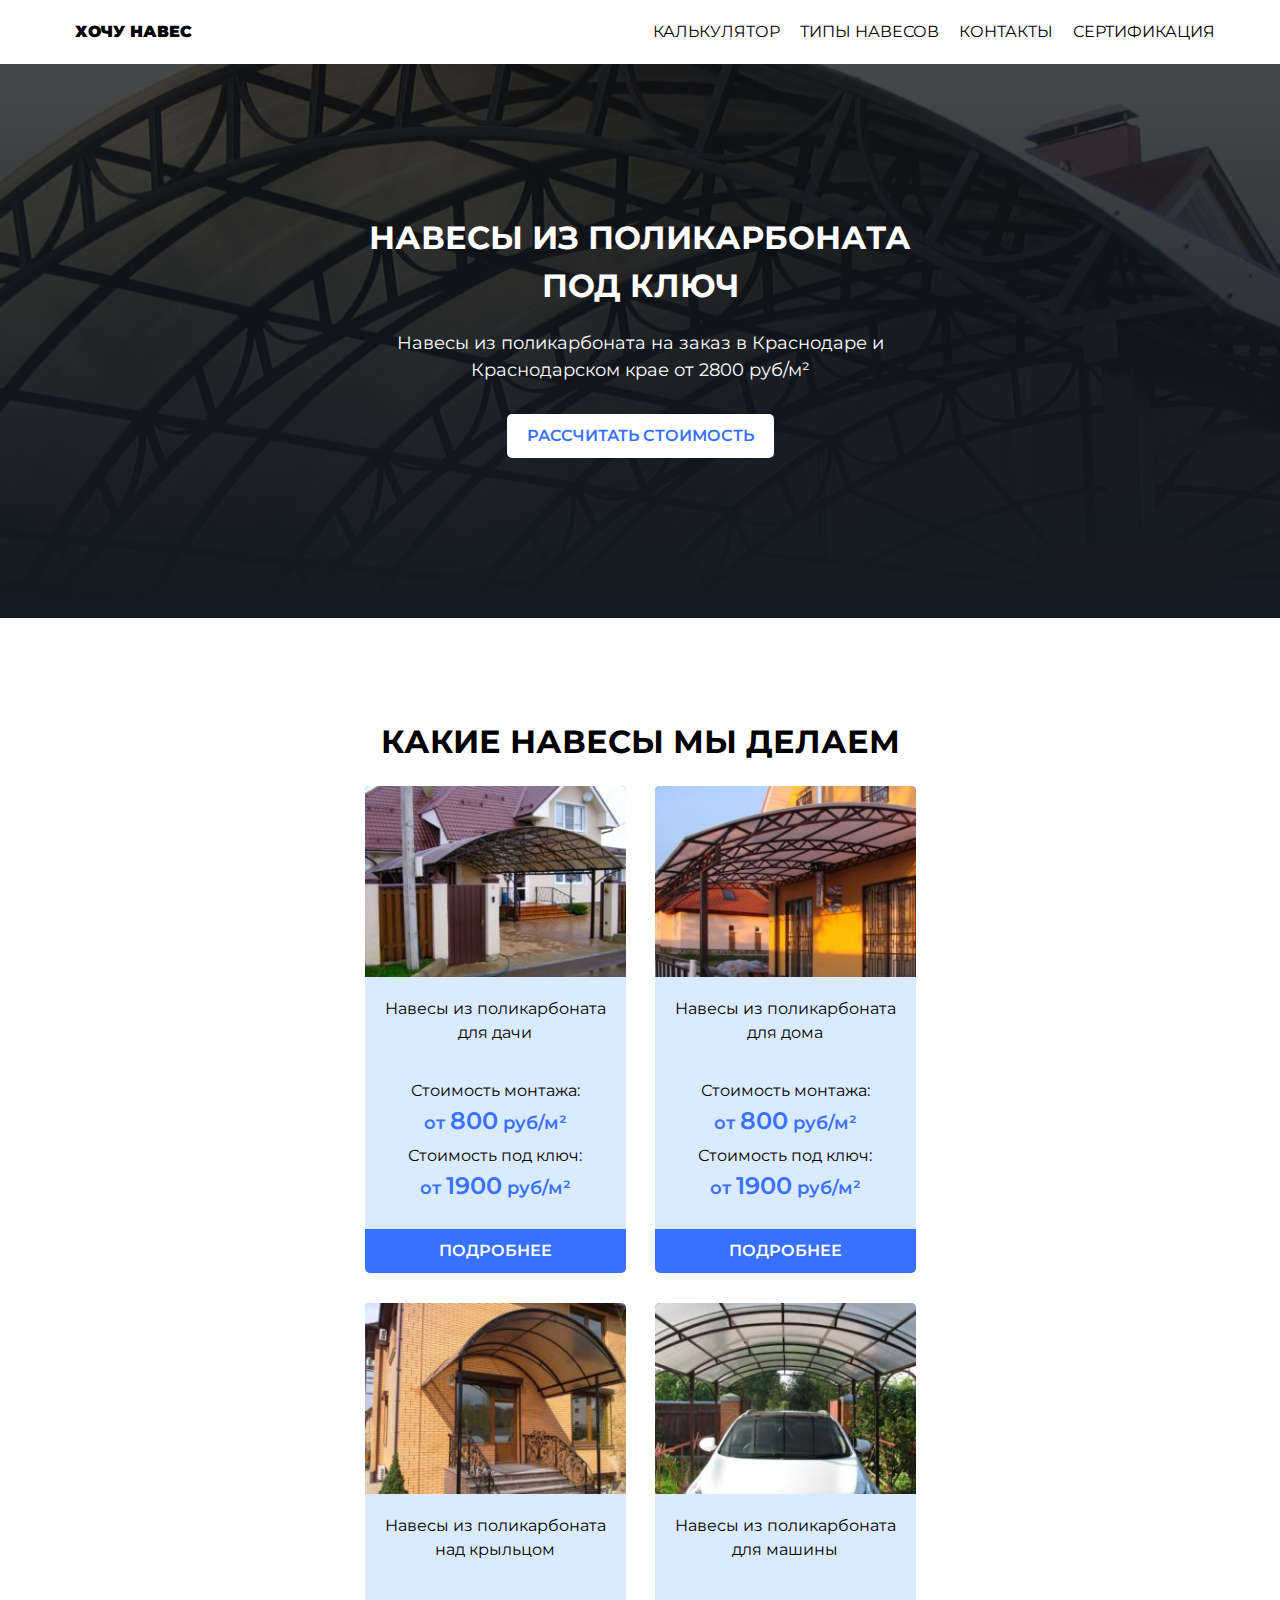
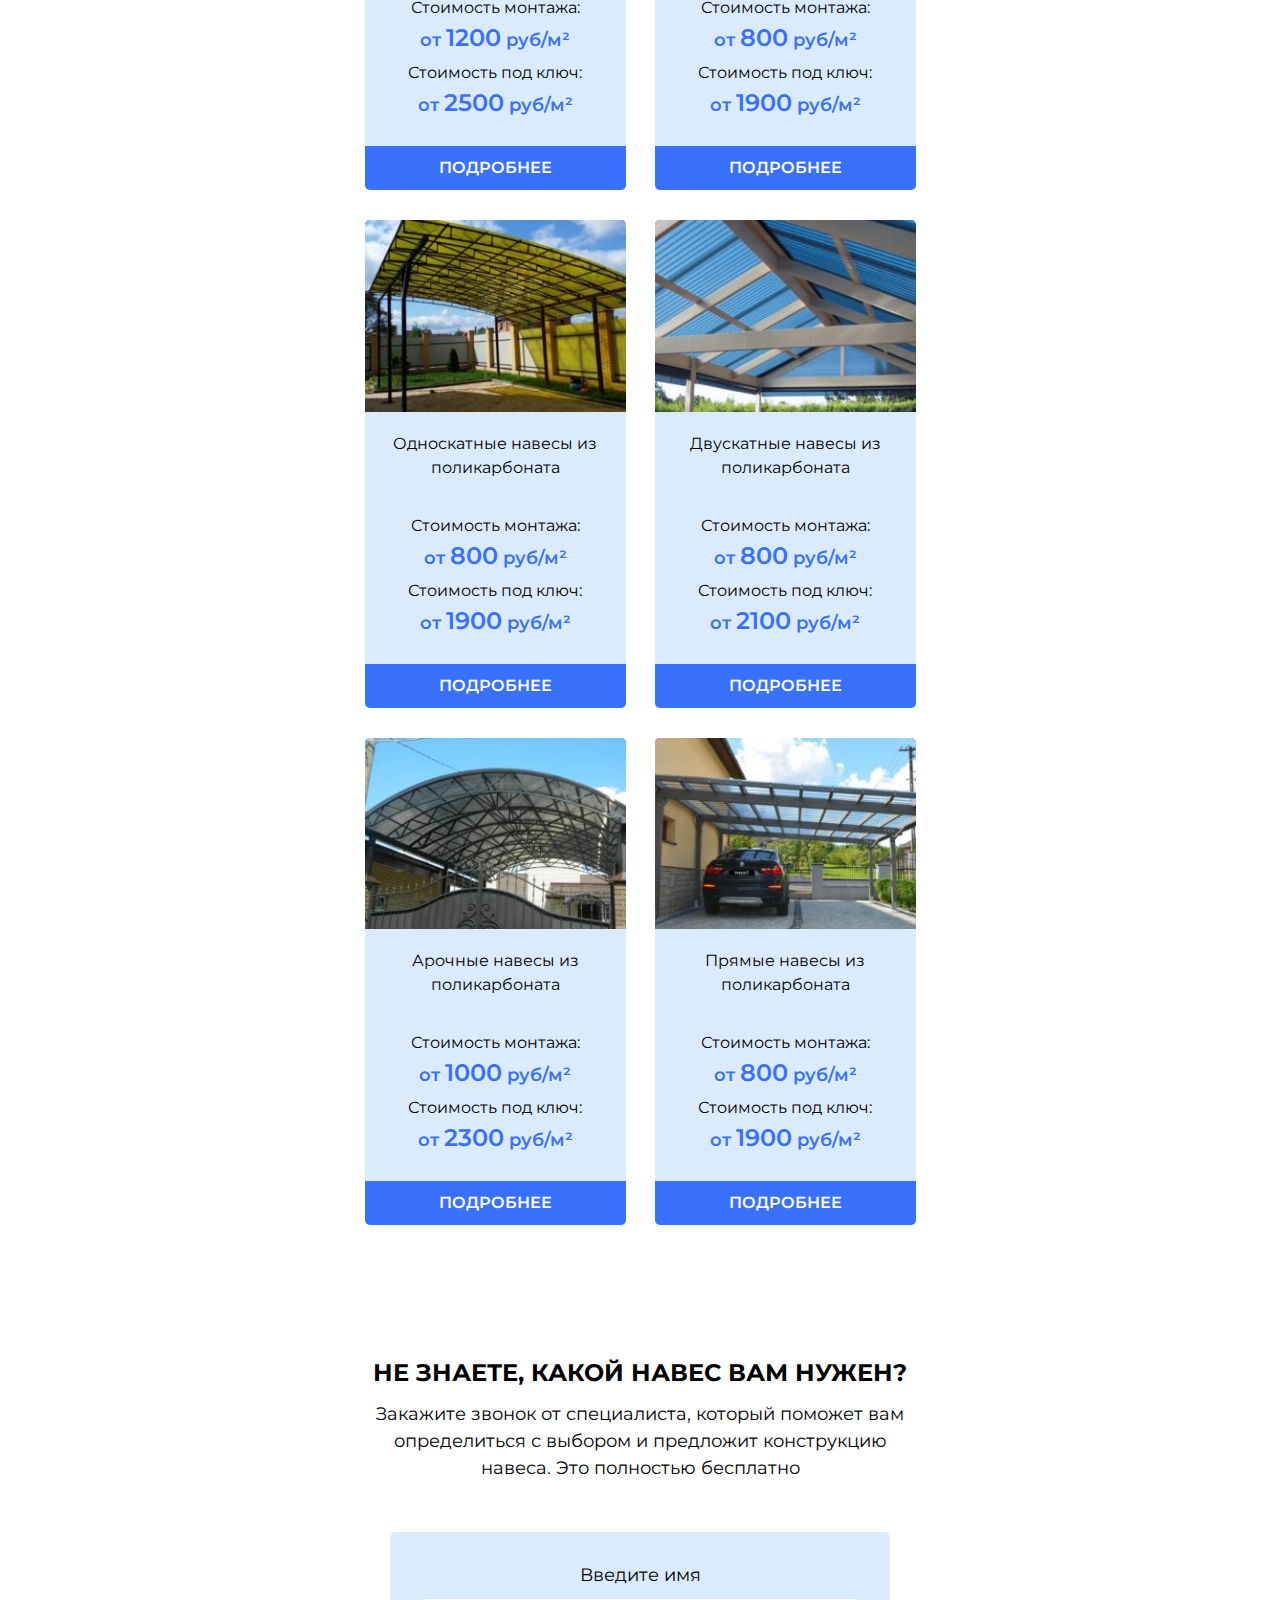
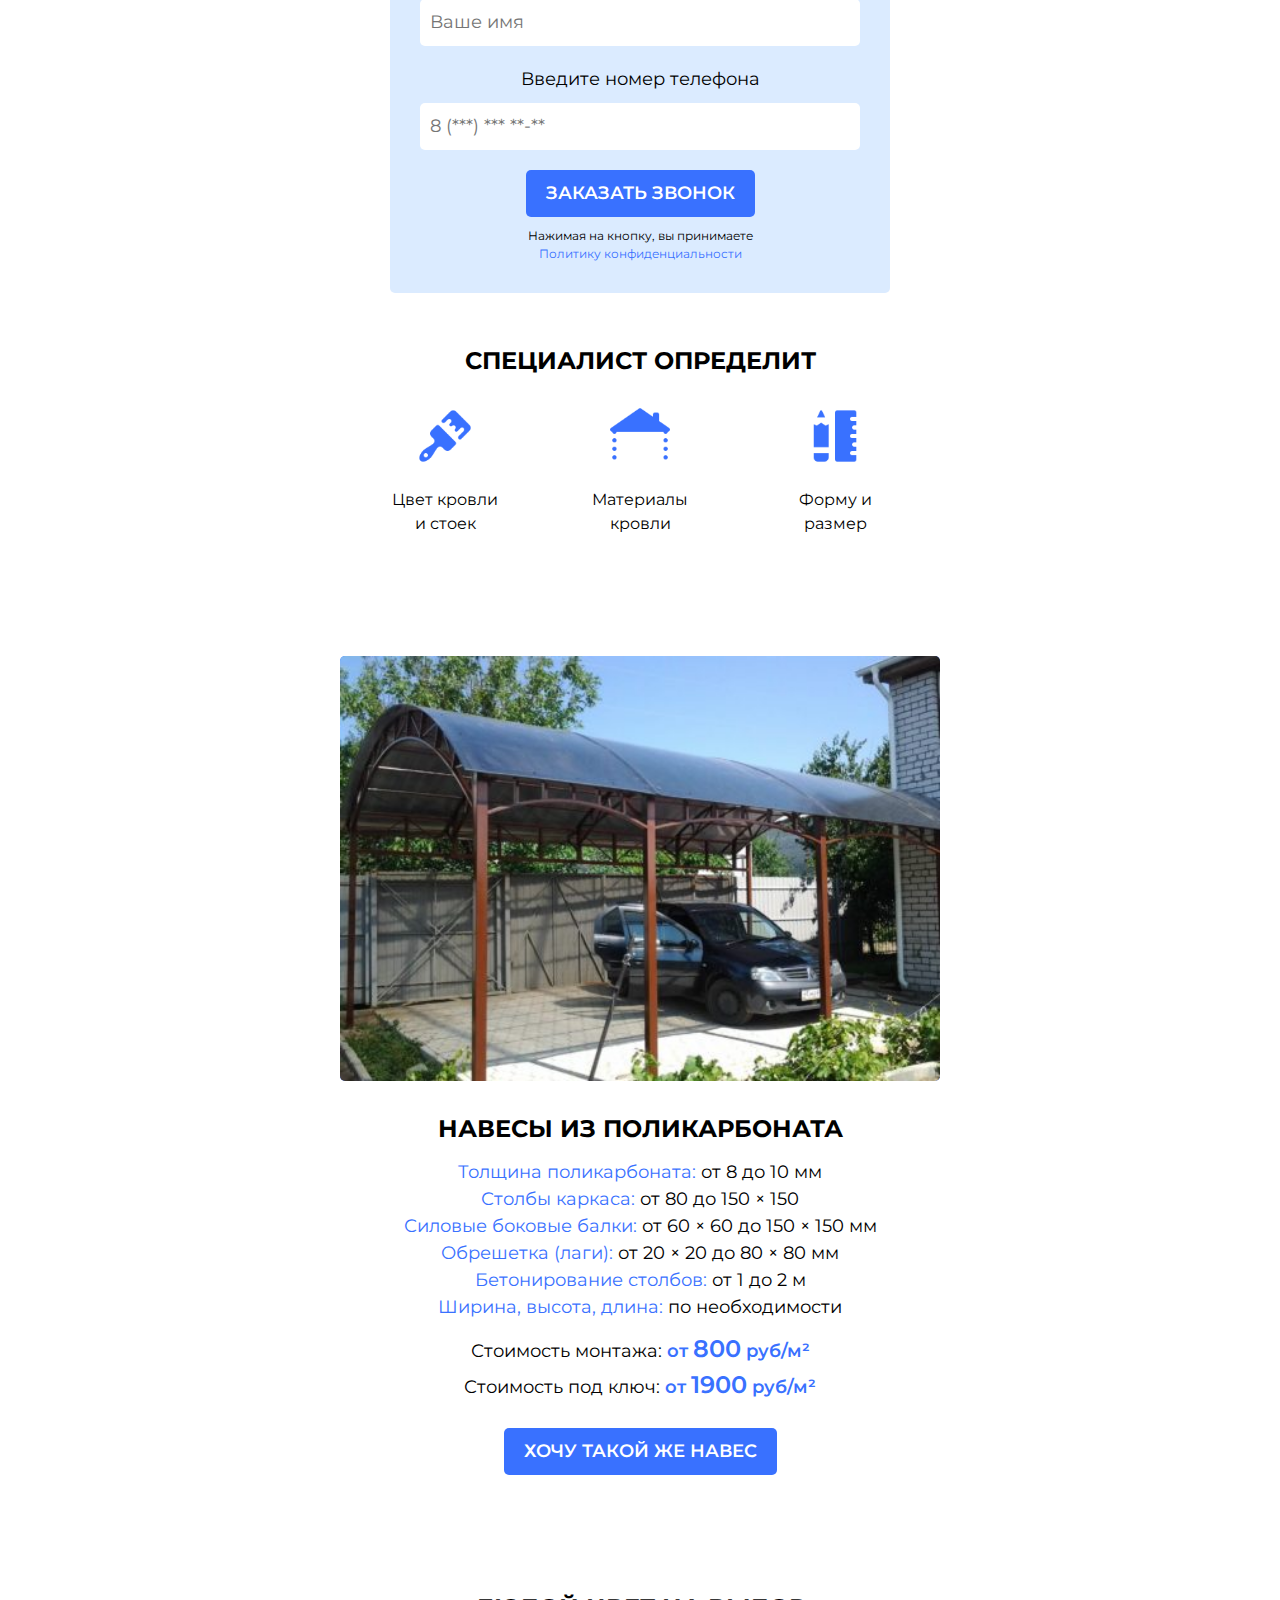
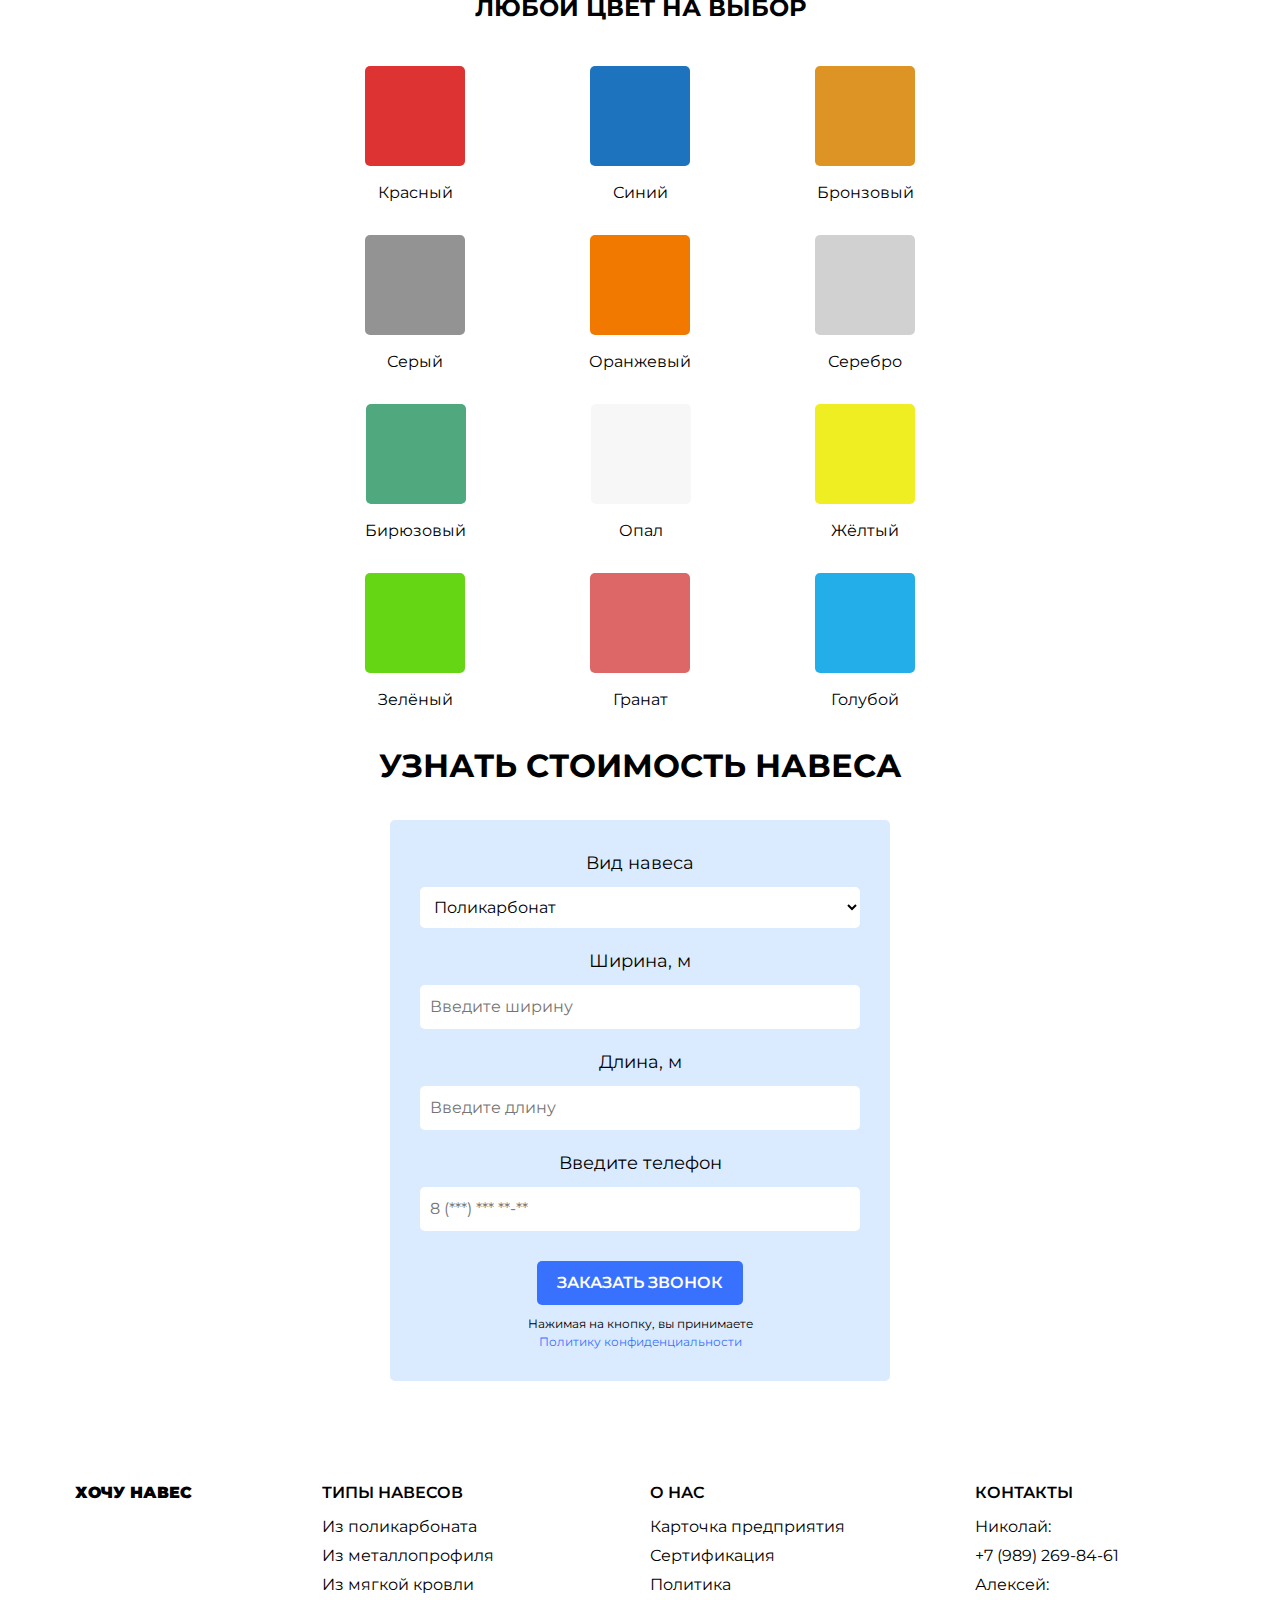
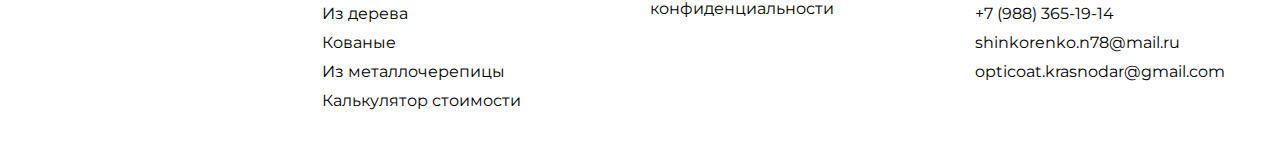
<file: polycarbonate.html>
<!DOCTYPE html>
<html lang="ru">
<head>
    <meta charset="UTF-8">
    <meta http-equiv="X-UA-Compatible" content="IE=edge">
    <meta name="viewport" content="width=device-width, initial-scale=1.0">
    <link rel="stylesheet" href="css/styles.css">
    <link href="https://fonts.googleapis.com/css2?family=Montserrat:wght@300;700;900&family=Sen:wght@400;700;800&display=swap" rel="stylesheet">
    <title>Хочу навес</title>
</head>
<body>
    <header>
        <div class="header__container wrapper">
            <a href="index.html" class="logo__link">
                <div class="logo header__logo">Хочу навес</div>
            </a>
            <nav>
                <a href="calculator.html" class="nav__link">
                    <div class="nav__option">Калькулятор</div>
                </a>
                <div class="dropdown">
                    <button>Типы навесов</button>
                    <div class="dropdown-content">
                        <a href="polycarbonate.html">Поликарбонат</a>
                        <a href="metal-profile.html">Металлопрофиль</a>
                        <a href="soft-roof.html">Мягкая кровля</a>
                        <a href="wood.html">Дерево</a>
                        <a href="metal-tile.html">Металлочерепица</a>
                        <a href="forging.html">Ковка</a>
                    </div>
                </div>
                <a href="contacts.html" class="nav__link">
                    <div class="nav__option">Контакты</div>
                </a>
                <a href="certificates.html" class="nav__link">
                    <div class="nav__option">Сертификация</div>
                </a>
            </nav>
            <button href="#" class="burger__link">
                <img src="img/menu.svg" alt="menu" class="burger__icon">
            </button>
            <div class="menu">
                    <button href="#" class="cross__link">
                        <img src="img/cross.svg" alt="cross" class="cross__icon">
                    </button>
                <div class="menu__container">
                    <a href="index.html" class="logo__link">
                        <div class="logo menu__logo">Хочу навес</div>
                    </a>
                    <li><a href="calculator.html">Калькулятор</a></li>
                    <li><a href="contacts.html">Контакты</a></li>
                    <li><a href="certificates.html">Сертификация</a></li>
                </div>
            </div> 
        </div>
    </header>
    <div class="specialist__form__container">
        <div class="specialist__form__padding">
            <div class="specialist__form">
                <button href="#" class="cross__link__second">
                    <img src="img/cross.svg" alt="cross" class="cross__icon">
                </button>
                <h2>Закажите расчет навеса</h2>
                <div class="instruction">Введите имя</div>
                <input type="text" placeholder="Ваше имя" class="input">
                <div class="instruction">Введите номер телефона</div>
                <input type="number" placeholder="8 (***) *** **-**" class="input">
                <div class="btn__link">
                    <a href="#" class="special__button">Заказать расчет</a>
                </div>
                <p class="btn__p">Нажимая на кнопку, вы принимаете <a href="privacy-policy.html">Политику конфиденциальности</a></p>
            </div>
        </div>  
    </div>  
    <section class="hero polycarbonate__new">
        <div class="wrapper">
            <div class="hero__content">
                <h1 class="white">
                    Навесы из поликарбоната под ключ
                </h1>
                <p>
                    Навесы из поликарбоната на заказ в Краснодаре и Краснодарском крае от 2800 руб/м²
                </p>
                <a href="calculator.html">
                    <div class="btn btn_white">Рассчитать стоимость</div>
                </a>
            </div>
        </div>
    </section>
    <section class="types wrapper">
        <h1>Какие навесы мы делаем</h1>
        <div class="types__construction">
            <div class="construction__first">
                <div class="types__construction">
                    <div class="type__name__second">
                        <div class="type__image">
                            <img src="img/polycarbonate/countryhouse.jpg" alt="countryhouse">
                        </div>
                        <div class="type__text">
                            <div class="price__heading">Навесы из поликарбоната для дачи</div>
                            <div class="price__name">Стоимость монтажа:</div>
                            <p class="price__value">от <span>800</span> руб/м²</p>
                            <div class="price__name">Стоимость под ключ:</div>
                            <p class="price__value">от <span>1900</span> руб/м²</p>
                        </div>
                        <button href="#" class="form__active btn btn_blue btn__card">Подробнее</button>
                    </div>
                </div>
                <div class="types__construction">
                    <div class="type__name__second">
                        <div class="type__image">
                            <img src="img/polycarbonate/home.jpg" alt="home">
                        </div>
                        <div class="type__text">
                            <div class="price__heading">Навесы из поликарбоната для дома</div>
                            <div class="price__name">Стоимость монтажа:</div>
                            <p class="price__value">от <span>800</span> руб/м²</p>
                            <div class="price__name">Стоимость под ключ:</div>
                            <p class="price__value">от <span>1900</span> руб/м²</p>
                        </div>
                        <button href="#" class="form__active btn btn_blue btn__card">Подробнее</button>
                    </div>
                </div>
            </div>
            <div class="construction__first">
                <div class="types__construction">
                    <div class="type__name__second">
                        <div class="type__image">
                            <img src="img/polycarbonate/threshold.jpg" alt="threshold">
                        </div>
                        <div class="type__text">
                            <div class="price__heading">Навесы из поликарбоната над крыльцом</div>
                            <div class="price__name">Стоимость монтажа:</div>
                            <p class="price__value">от <span>1200</span> руб/м²</p>
                            <div class="price__name">Стоимость под ключ:</div>
                            <p class="price__value">от <span>2500</span> руб/м²</p>
                        </div>
                        <button href="#" class="form__active btn btn_blue btn__card">Подробнее</button>
                    </div>
                </div>
                <div class="types__construction">
                    <div class="type__name__second">
                        <div class="type__image">
                            <img src="img/polycarbonate/car.jpg" alt="car">
                        </div>
                        <div class="type__text">
                            <div class="price__heading">Навесы из поликарбоната для машины</div>
                            <div class="price__name">Стоимость монтажа:</div>
                            <p class="price__value">от <span>800</span> руб/м²</p>
                            <div class="price__name">Стоимость под ключ:</div>
                            <p class="price__value">от <span>1900</span> руб/м²</p>
                        </div>
                        <button href="#" class="form__active btn btn_blue btn__card">Подробнее</button>
                    </div>
                </div>
            </div>
        </div>
        <div class="types__construction">
            <div class="construction__first">
                <div class="types__construction">
                    <div class="type__name__second">
                        <div class="type__image">
                            <img src="img/polycarbonate/single.jpg" alt="single">
                        </div>
                        <div class="type__text">
                            <div class="price__heading">Односкатные навесы из поликарбоната</div>
                            <div class="price__name">Стоимость монтажа:</div>
                            <p class="price__value">от <span>800</span> руб/м²</p>
                            <div class="price__name">Стоимость под ключ:</div>
                            <p class="price__value">от <span>1900</span> руб/м²</p>
                        </div>
                        <button href="#" class="form__active btn btn_blue btn__card">Подробнее</button>
                    </div>
                </div>
                <div class="types__construction">
                    <div class="type__name__second">
                        <div class="type__image">
                            <img src="img/polycarbonate/doubel.jpg" alt="double">
                        </div>
                        <div class="type__text">
                            <div class="price__heading">Двускатные навесы из поликарбоната</div>
                            <div class="price__name">Стоимость монтажа:</div>
                            <p class="price__value">от <span>800</span> руб/м²</p>
                            <div class="price__name">Стоимость под ключ:</div>
                            <p class="price__value">от <span>2100</span> руб/м²</p>
                        </div>
                        <button href="#" class="form__active btn btn_blue btn__card">Подробнее</button>
                    </div>
                </div>
            </div>
            <div class="construction__first">
                <div class="types__construction">
                    <div class="type__name__second">
                        <div class="type__image">
                            <img src="img/polycarbonate/arch.jpg" alt="arch">
                        </div>
                        <div class="type__text">
                            <div class="price__heading">Арочные навесы из поликарбоната</div>
                            <div class="price__name">Стоимость монтажа:</div>
                            <p class="price__value">от <span>1000</span> руб/м²</p>
                            <div class="price__name">Стоимость под ключ:</div>
                            <p class="price__value">от <span>2300</span> руб/м²</p>
                        </div>
                        <button href="#" class="form__active btn btn_blue btn__card">Подробнее</button>
                    </div>
                </div>
                <div class="types__construction">
                    <div class="type__name__second">
                        <div class="type__image">
                            <img src="img/polycarbonate/straight.jpg" alt="straight">
                        </div>
                        <div class="type__text">
                            <div class="price__heading">Прямые навесы из поликарбоната</div>
                            <div class="price__name">Стоимость монтажа:</div>
                            <p class="price__value">от <span>800</span> руб/м²</p>
                            <div class="price__name">Стоимость под ключ:</div>
                            <p class="price__value">от <span>1900</span> руб/м²</p>
                        </div>
                        <button href="#" class="form__active btn btn_blue btn__card">Подробнее</button>
                    </div>
                </div>
            </div>
        </div>
    </section>
    <section class="specialist wrapper">
        <div class="specialist__question">
            <h2>Не знаете, какой навес вам нужен?</h2>
            <p>Закажите звонок от специалиста, который поможет вам определиться с выбором и предложит конструкцию навеса. Это полностью бесплатно  </p>
        </div>
        <div class="specialist__form">
            <div class="instruction">Введите имя</div>
            <input type="text" placeholder="Ваше имя" class="input">
            <div class="instruction">Введите номер телефона</div>
            <input type="number" placeholder="8 (***) *** **-**" class="input">
            <div class="btn__link">
                <a href="#" class="special__button">Заказать звонок</a>
            </div>
            <p class="btn__p">Нажимая на кнопку, вы принимаете <a href="privacy-policy.html">Политику конфиденциальности</a></p>
        </div>
        <div class="specialist__benefits">
            <h2>Специалист определит</h2>
            <div class="benefits__list">
                <div class="benefit">
                    <div class="icon icon1">
                        <img src="img/brush.png" alt="brush">
                    </div>
                    <div class="benefit__text">Цвет кровли и стоек</div>
                </div>
                <div class="benefit">
                    <div class="icon icon2">
                        <img src="img/roof.png" alt="roof">
                    </div>
                    <div class="benefit__text">Материалы кровли</div>
                </div>
                <div class="benefit">
                    <div class="icon icon3">
                        <img src="img/ruler.png" alt="ruler">
                    </div>
                    <div class="benefit__text">Форму и размер</div>
                </div>
            </div>
        </div>
    </section>
    <section class="types wrapper">
        <div class="materials__pros">
            <div class="materials__benefits__list">
                <div class="materials__benefits">
                    <div class="materials__pic__second">
                        <div class="materials__img__second">
                            <img src="img/polycarbonate/example.jpg" alt="example">
                        </div>
                    </div>
                    <div class="materials__text--new">
                        <h2>Навесы из поликарбоната</h2>
                        <div class="text__block">
                            <p><span>Толщина поликарбоната: </span>от 8 до 10 мм<br>
                                <span>Столбы каркаса: </span>от 80 до 150 × 150<br>
                                <span>Силовые боковые балки: </span>от 60 × 60 до 150 × 150 мм<br>
                                <span>Обрешетка (лаги): </span>от 20 × 20 до 80 × 80 мм<br>
                                <span>Бетонирование столбов: </span>от 1 до 2 м<br>
                                <span>Ширина, высота, длина: </span>по необходимости<br>
                            </p>
                        </div>
                        <div class="text__block">
                            <p>Стоимость монтажа: <span class="span__first">от <span class="span__two">800</span> руб/м²</span><br>
                                Стоимость под ключ: <span class="span__first"> от <span class="span__two">1900</span> руб/м²</span>
                            </p>
                        </div>
                        <div class="btn__link align__left">
                            <a href="calculator.html" class="special__button">Хочу такой же навес</a>
                        </div>
                    </div>     
                    <div class="materials--mini">
                        <h2>Навесы из поликарбоната</h2>
                        <div class="text__block">
                            <p><span>Толщина поликарбоната: </span><br>от 8 до 10 мм<br>
                                <span>Столбы каркаса: </span><br>от 80 × 80 до 150 × 150<br>
                                <span>Силовые боковые балки: </span><br>от 60 × 60 до 150 × 150 мм<br>
                                <span>Обрешетка (лаги): </span><br>от 20 × 20 до 80 × 80 мм<br>
                                <span>Бетонирование столбов: </span><br>от 1 до 2 м<br>
                                <span>Ширина, высота, длина: </span><br>по необходимости<br>
                            </p>
                        </div>
                        <div class="text__block">
                            <p>Стоимость монтажа: <span class="span__first"><br>от <span class="span__two">800</span> руб/м²</span><br>
                                Стоимость под ключ: <span class="span__first"><br>от <span class="span__two">1900</span> руб/м²</span>
                            </p>
                        </div>
                        <div class="btn__link align__left">
                            <a href="calculator.html" class="special__button">Хочу такой же навес</a>
                        </div>
                    </div>                       
                </div> 
            </div>
        </div>
        <h2>Любой цвет на выбор</h2>
        <div class="colors__full">
            <div class="colors__list">
                <div class="colors__row">
                    <div class="color__item">
                        <div class="color__image red"></div>
                        <div class="color__text">Красный</div>
                    </div>
                    <div class="color__item">
                        <div class="color__image blue"></div>
                        <div class="color__text">Синий</div>
                    </div>
                    <div class="color__item">
                        <div class="color__image bronze"></div>
                        <div class="color__text">Бронзовый</div>
                    </div>
                </div>
                <div class="colors__row">
                    <div class="color__item">
                        <div class="color__image grey"></div>
                        <div class="color__text">Серый</div>
                    </div>
                    <div class="color__item">
                        <div class="color__image orange"></div>
                        <div class="color__text">Оранжевый</div>
                    </div>
                    <div class="color__item">
                        <div class="color__image silver"></div>
                        <div class="color__text">Серебро</div>
                    </div>
                </div>
            </div>
            <div class="colors__list">
                <div class="colors__row">
                    <div class="color__item">
                        <div class="color__image fish"></div>
                        <div class="color__text">Бирюзовый</div>
                    </div>
                    <div class="color__item">
                        <div class="color__image opaul"></div>
                        <div class="color__text">Опал</div>
                    </div>
                    <div class="color__item">
                        <div class="color__image yellow"></div>
                        <div class="color__text">Жёлтый</div>
                    </div>
                </div>
                <div class="colors__row">
                    <div class="color__item">
                        <div class="color__image green"></div>
                        <div class="color__text">Зелёный</div>
                    </div>
                    <div class="color__item">
                        <div class="color__image pomegranate"></div>
                        <div class="color__text">Гранат</div>
                    </div>
                    <div class="color__item">
                        <div class="color__image light-blue"></div>
                        <div class="color__text">Голубой</div>
                    </div> 
                </div>
            </div>
        </div>
        <div class="colors__full--mini">
            <div class="colors__list">
                <div class="colors__row">
                    <div class="color__item">
                        <div class="color__image red"></div>
                        <div class="color__text">Красный</div>
                    </div>
                    <div class="color__item">
                        <div class="color__image blue"></div>
                        <div class="color__text">Синий</div>
                    </div>
                </div>
            </div>
            <div class="colors__list">
                <div class="colors__row">
                    <div class="color__item">
                        <div class="color__image bronze"></div>
                        <div class="color__text">Бронзовый</div>
                    </div>
                    <div class="color__item">
                        <div class="color__image grey"></div>
                        <div class="color__text">Серый</div>
                    </div>
                </div>
            </div>
            <div class="colors__list">
                <div class="colors__row">
                    <div class="color__item">
                        <div class="color__image orange"></div>
                        <div class="color__text">Оранжевый</div>
                    </div>
                    <div class="color__item">
                        <div class="color__image silver"></div>
                        <div class="color__text">Серебро</div>
                    </div>
                </div>
            </div>
            <div class="colors__list">
                <div class="colors__row">
                    <div class="color__item">
                        <div class="color__image fish"></div>
                        <div class="color__text">Бирюзовый</div>
                    </div>
                    <div class="color__item">
                        <div class="color__image opaul"></div>
                        <div class="color__text">Опал</div>
                    </div>
                </div>
            </div>
            <div class="colors__list">
                <div class="colors__row">
                    <div class="color__item">
                        <div class="color__image yellow"></div>
                        <div class="color__text">Жёлтый</div>
                    </div>
                    <div class="color__item">
                        <div class="color__image green"></div>
                        <div class="color__text">Зелёный</div>
                    </div>
                </div>
            </div>
            <div class="colors__list">
                <div class="colors__row">
                    <div class="color__item">
                        <div class="color__image pomegranate"></div>
                        <div class="color__text">Гранат</div>
                    </div>
                    <div class="color__item">
                        <div class="color__image light-blue"></div>
                        <div class="color__text">Голубой</div>
                    </div> 
                </div>
            </div>
        </div>
    </section>
    <section class="phone wrapper">
        <h1>Узнать стоимость навеса</h1>
        <div class="phone__container">
            <div class="phone__fields">
                <div class="field">
                    <div class="instruction">Вид навеса</div>
                    <select name="types" id="types" class="input">
                        <option value="0">Поликарбонат</option>
                        <option value="1">Металлочерепица</option>
                        <option value="2">Ковка</option>
                        <option value="3">Дерево</option>
                        <option value="4">Мягкая кровля</option>
                        <option value="5">Металлопрофиль</option>
                        <option value="6">Профильная труба</option>
                        <option value="7">Монолит</option>
                    </select>
                </div>
                <div class="field">
                    <div class="instruction">Ширина, м</div>
                    <input type="number" placeholder="Введите ширину" class="input">
                </div>
                <div class="field">
                    <div class="instruction">Длина, м</div>
                    <input type="number" placeholder="Введите длину" class="input">
                </div>
                <div class="field">
                    <div class="instruction">Введитe телефон</div>
                    <input type="number" placeholder="8 (***) *** **-**" class="input">
                </div>
            </div>
            <div class="button">
                <a href="#">
                    <div class="btn specialist__btn btn_blue">Заказать звонок</div>
                </a>
                <p class="btn__p">Нажимая на кнопку, вы принимаете <a href="privacy-policy.html">Политику конфиденциальности</a></p>
            </div>
         </div>
    </section>
    <footer class="wrapper">
        <a href="index.html" class="logo__link">
            <div class="logo">Хочу навес</div>
        </a>
        <div class="types">
            <div class="types__header">Типы навесов</div>
            <ul class="types__content">
                <li><a href="polycarbonate.html">Из поликарбоната</a></li>
                <li><a href="metal-profile.html">Из металлопрофиля</a></li>
                <li><a href="soft-roof.html">Из мягкой кровли</a></li>
                <li><a href="wood">Из дерева</a></li>
                <li><a href="forging.html">Кованые</a></li>
                <li><a href="metal-tile.html">Из металлочерепицы</a></li>
                <li><a href="calculator.html">Калькулятор стоимости</a></li>
            </ul>
        </div>
        <div class="types">
            <div class="types__header">О нас</div>
            <ul class="types__content">
                <li><a href="contacts.html">Карточка предприятия</a></li>
                <li><a href="certificates.html">Сертификация</a></li>
                <li><a href="privacy-policy.html">Политика<br>конфиденциальности</a></li>
            </ul>
        </div>
        <div class="types">
            <div class="types__header">Контакты</div>
            <ul class="types__content">
                <li>Николай:</li>
                <li>+7 (989) 269-84-61</li>
                <li>Алексей:</li>
                <li>+7 (988) 365-19-14</li>
                <li>shinkorenko.n78@mail.ru</li>
                <li>opticoat.krasnodar@gmail.com</li>
            </ul>
        </div>
    </footer>
    <script src="js/menu.js"></script>
    <script src="js/call.js"></script>
</body>
</html>
</file>
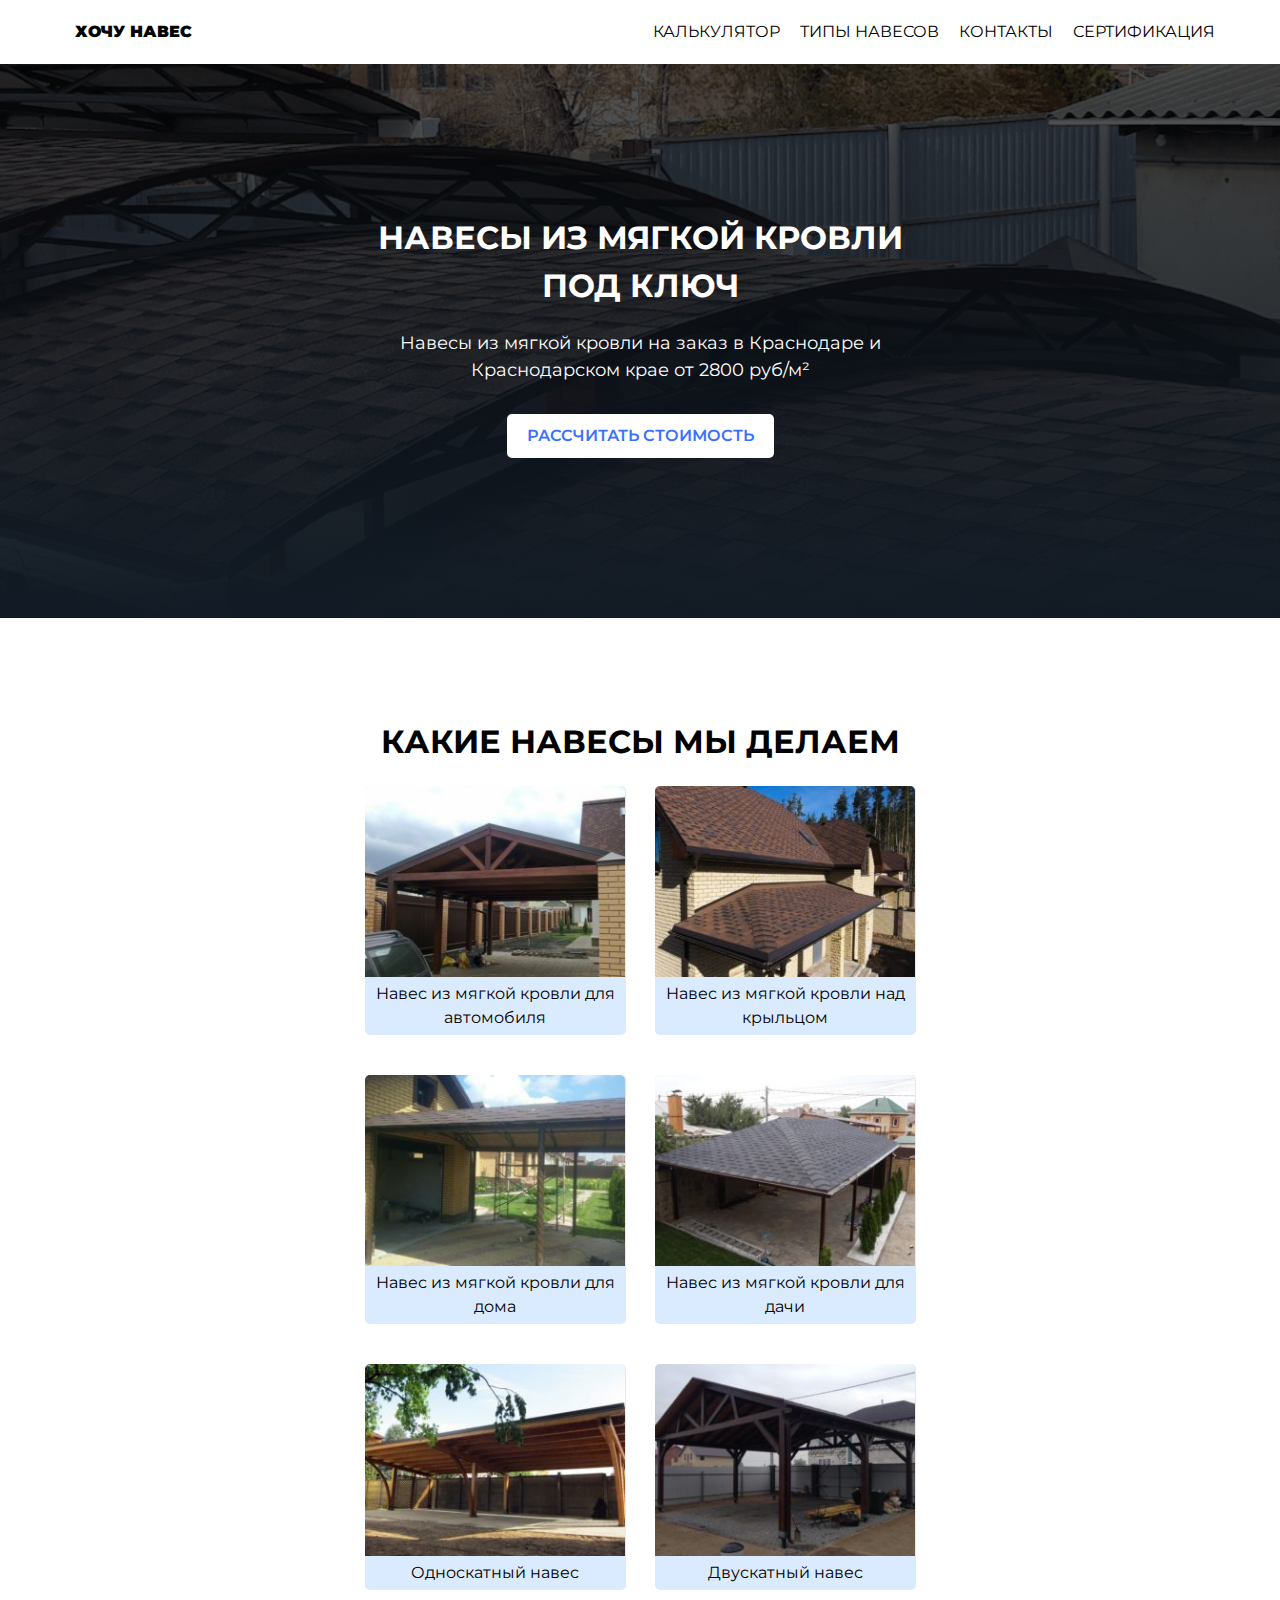
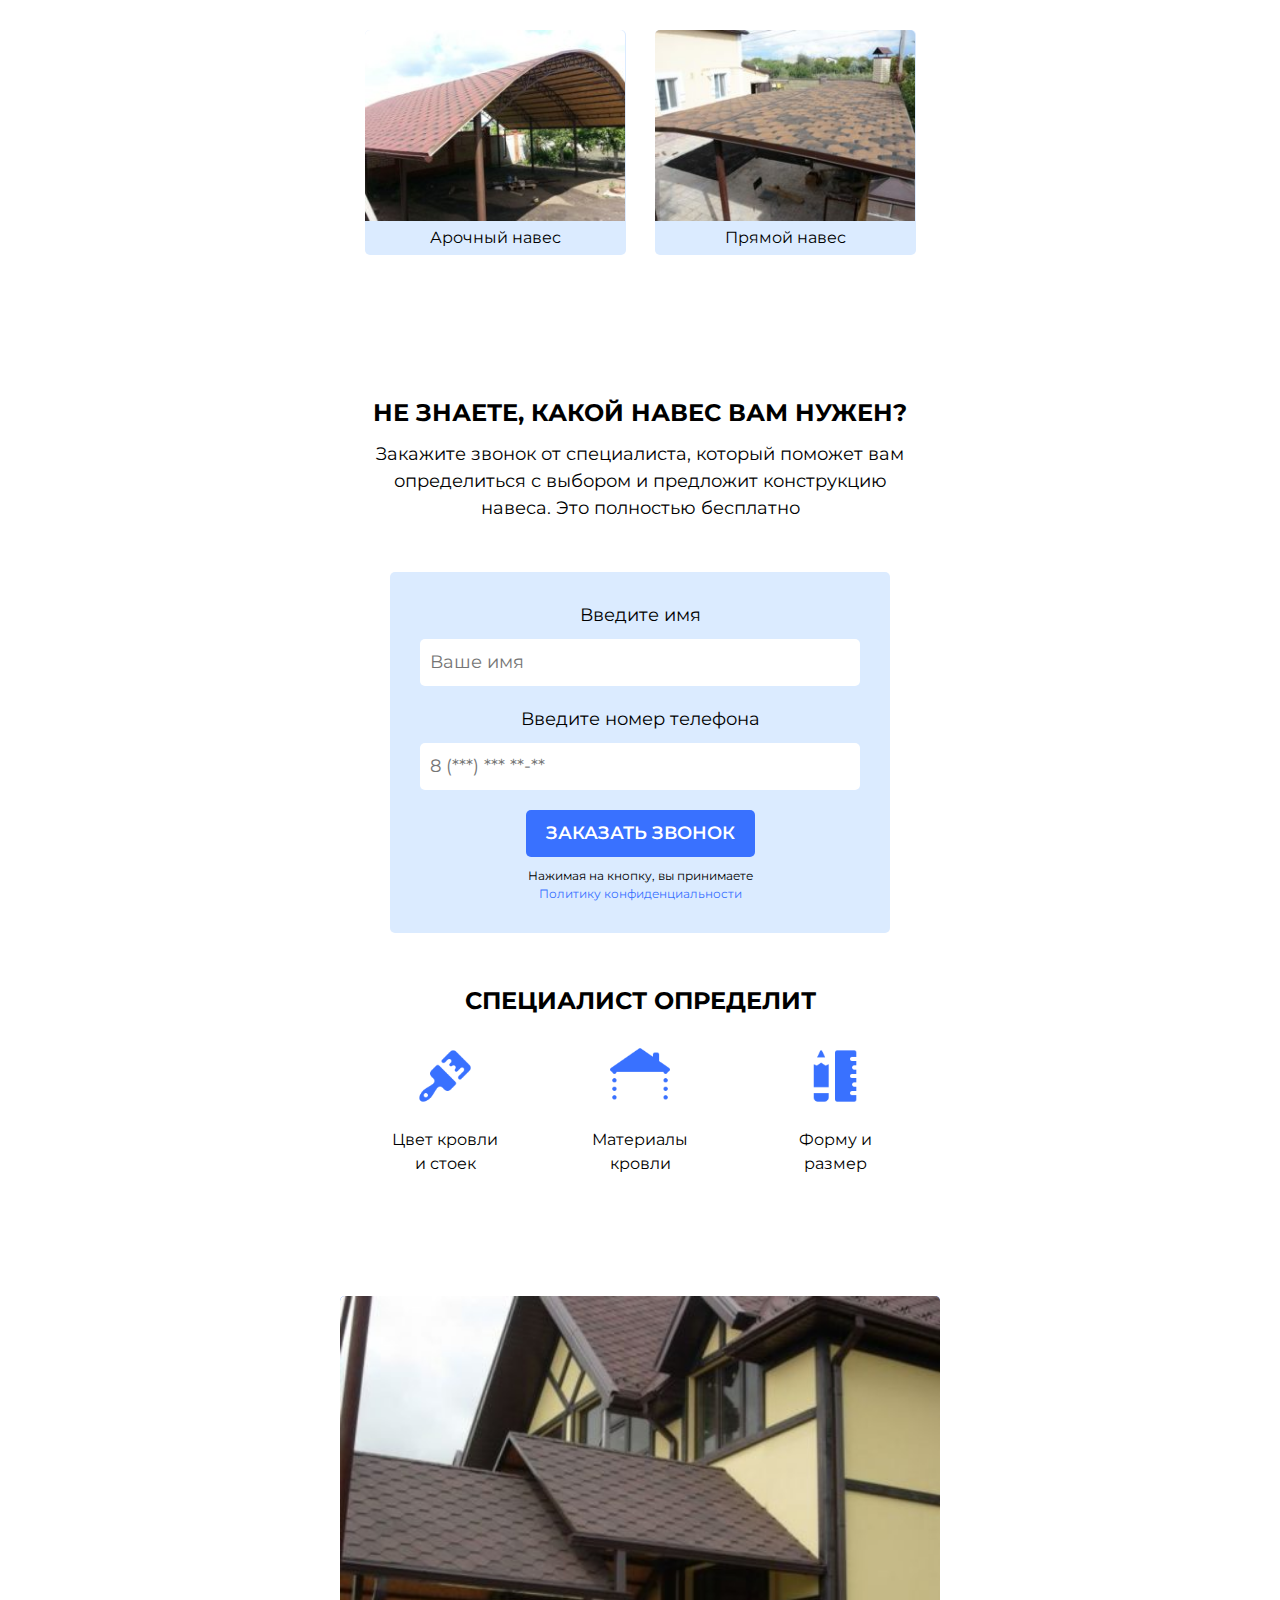
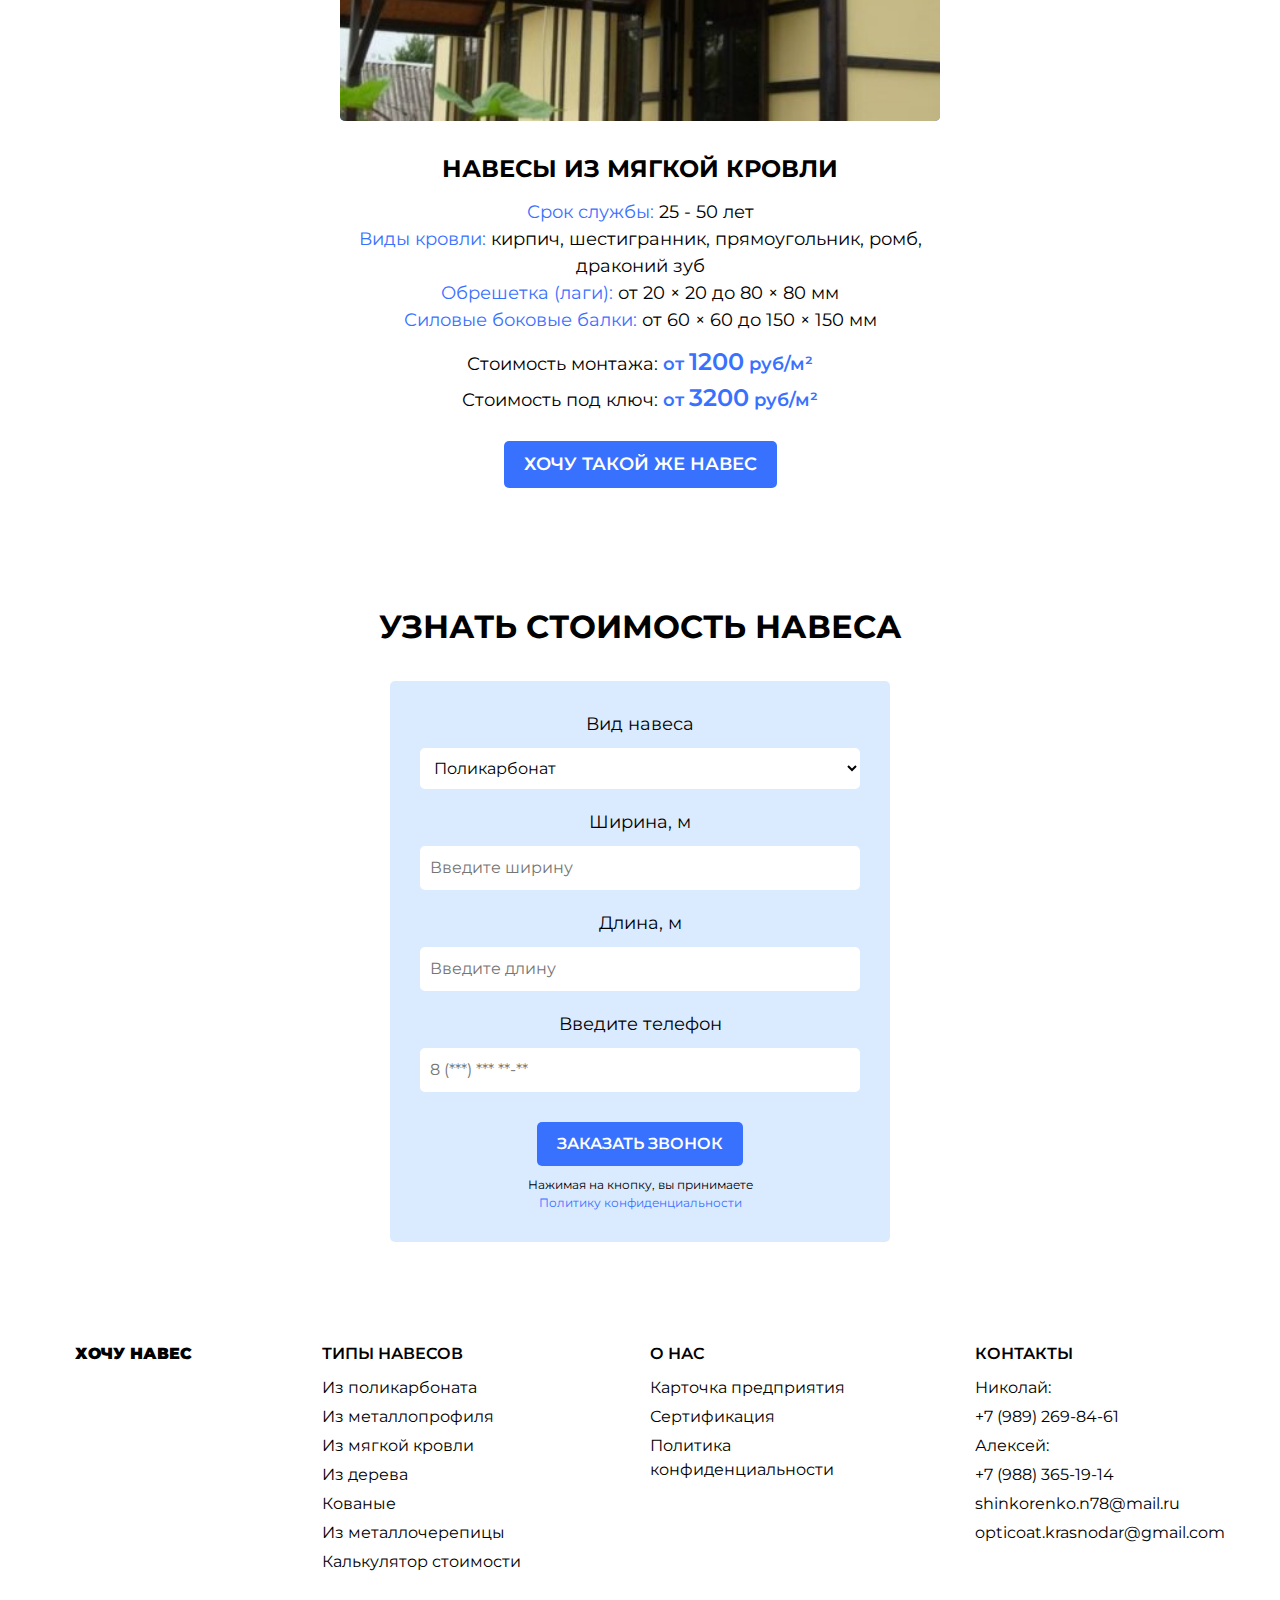
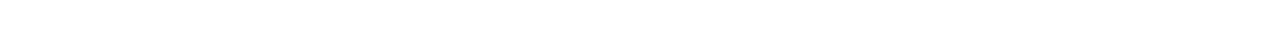
<file: soft-roof.html>
<!DOCTYPE html>
<html lang="ru">
<head>
    <meta charset="UTF-8">
    <meta http-equiv="X-UA-Compatible" content="IE=edge">
    <meta name="viewport" content="width=device-width, initial-scale=1.0">
    <link rel="stylesheet" href="css/styles.css">
    <link href="https://fonts.googleapis.com/css2?family=Montserrat:wght@300;700;900&family=Sen:wght@400;700;800&display=swap" rel="stylesheet">
    <title>Хочу навес</title>
</head>
<body>
    <header>
        <div class="header__container wrapper">
            <a href="index.html" class="logo__link">
                <div class="logo header__logo">Хочу навес</div>
            </a>
            <nav>
                <a href="calculator.html" class="nav__link">
                    <div class="nav__option">Калькулятор</div>
                </a>
                <div class="dropdown">
                    <button>Типы навесов</button>
                    <div class="dropdown-content">
                        <a href="polycarbonate.html">Поликарбонат</a>
                        <a href="metal-profile.html">Металлопрофиль</a>
                        <a href="soft-roof.html">Мягкая кровля</a>
                        <a href="wood.html">Дерево</a>
                        <a href="metal-tile.html">Металлочерепица</a>
                        <a href="forging.html">Ковка</a>
                    </div>
                </div>
                <a href="contacts.html" class="nav__link">
                    <div class="nav__option">Контакты</div>
                </a>
                <a href="certificates.html" class="nav__link">
                    <div class="nav__option">Сертификация</div>
                </a>
            </nav>
            <button href="#" class="burger__link">
                <img src="img/menu.svg" alt="menu" class="burger__icon">
            </button>
            <div class="menu">
                    <button href="#" class="cross__link">
                        <img src="img/cross.svg" alt="cross" class="cross__icon">
                    </button>
                <div class="menu__container">
                    <a href="index.html" class="logo__link">
                        <div class="logo menu__logo">Хочу навес</div>
                    </a>
                    <li><a href="calculator.html">Калькулятор</a></li>
                    <li><a href="contacts.html">Контакты</a></li>
                    <li><a href="certificates.html">Сертификация</a></li>
                </div>
            </div> 
        </div>
    </header>
    <div class="specialist__form__container">
        <div class="specialist__form__padding">
            <div class="specialist__form">
                <button href="#" class="cross__link__second">
                    <img src="img/cross.svg" alt="cross" class="cross__icon">
                </button>
                <h2>Закажите расчет навеса</h2>
                <div class="instruction">Введите имя</div>
                <input type="text" placeholder="Ваше имя" class="input">
                <div class="instruction">Введите номер телефона</div>
                <input type="number" placeholder="8 (***) *** **-**" class="input">
                <div class="btn__link">
                    <a href="#" class="special__button">Заказать расчет</a>
                </div>
                <p class="btn__p">Нажимая на кнопку, вы принимаете <a href="privacy-policy.html">Политику конфиденциальности</a></p>
            </div>
        </div>  
    </div>  
    <section class="hero soft-roof__new">
        <div class="wrapper">
            <div class="hero__content">
                <h1 class="white">
                    Навесы из мягкой кровли под ключ
                </h1>
                <p>
                    Навесы из мягкой кровли на заказ в Краснодаре и Краснодарском крае от 2800 руб/м²
                </p>
                <a href="calculator.html">
                    <div class="btn btn_white">Рассчитать стоимость</div>
                </a>
            </div>
        </div>
    </section>
    <section class="types wrapper">
        <h1>Какие навесы мы делаем</h1>
        <div class="types__construction">
            <div class="construction__first">
                <div class="types__construction__new">
                    <div class="type__image type__image__first">
                        <img src="img/soft-roof/car.jpg" alt="car">
                    </div>
                    <div class="type__name">Навес из мягкой кровли для автомобиля</div>
                </div>
                <div class="types__construction__new">
                    <div class="type__image type__image__first">
                        <img src="img/soft-roof/threshold.jpg" alt="threshold">
                    </div>
                    <div class="type__name">Навес из мягкой кровли над крыльцом</div>
                </div>
            </div>
            <div class="construction__first">
                <div class="types__construction__new">
                    <div class="type__image type__image__first">
                        <img src="img/soft-roof/house.jpg" alt="house">
                    </div>
                    <div class="type__name">Навес из мягкой кровли для дома</div>
                </div>
                <div class="types__construction__new">
                    <div class="type__image type__image__first">
                        <img src="img/soft-roof/countryhouse.jpg" alt="countryhouse">
                    </div>
                    <div class="type__name">Навес из мягкой кровли для дачи</div>
                </div>
            </div>
        </div>
        <div class="types__construction">
            <div class="construction__first">
                <div class="types__construction__new">
                    <div class="type__image type__image__first">
                        <img src="img/soft-roof/single.jpg" alt="single">
                    </div>
                    <div class="type__name">Односкатный навес</div>
                </div>
                <div class="types__construction__new">
                    <div class="type__image type__image__first">
                        <img src="img/soft-roof/double.jpg" alt="double">
                    </div>
                    <div class="type__name">Двускатный навес</div>
                </div>
            </div>
            <div class="construction__first">
                <div class="types__construction__new">
                    <div class="type__image type__image__first">
                        <img src="img/soft-roof/arch.jpg" alt="arch">
                    </div>
                    <div class="type__name">Арочный навес</div>
                </div>
                <div class="types__construction__new">
                    <div class="type__image type__image__first">
                        <img src="img/soft-roof/straight.jpg" alt="straight">
                    </div>
                    <div class="type__name">Прямой навес</div>
                </div>
            </div>
        </div>
    </section>
    <section class="specialist wrapper">
        <div class="specialist__question">
            <h2>Не знаете, какой навес вам нужен?</h2>
            <p>Закажите звонок от специалиста, который поможет вам определиться с выбором и предложит конструкцию навеса. Это полностью бесплатно  </p>
        </div>
        <div class="specialist__form">
            <div class="instruction">Введите имя</div>
            <input type="text" placeholder="Ваше имя" class="input">
            <div class="instruction">Введите номер телефона</div>
            <input type="number" placeholder="8 (***) *** **-**" class="input">
            <div class="btn__link">
                <a href="#" class="special__button">Заказать звонок</a>
            </div>
            <p class="btn__p">Нажимая на кнопку, вы принимаете <a href="privacy-policy.html">Политику конфиденциальности</a></p>
        </div>
        <div class="specialist__benefits">
            <h2>Специалист определит</h2>
            <div class="benefits__list">
                <div class="benefit">
                    <div class="icon icon1">
                        <img src="img/brush.png" alt="brush">
                    </div>
                    <div class="benefit__text">Цвет кровли и стоек</div>
                </div>
                <div class="benefit">
                    <div class="icon icon2">
                        <img src="img/roof.png" alt="roof">
                    </div>
                    <div class="benefit__text">Материалы кровли</div>
                </div>
                <div class="benefit">
                    <div class="icon icon3">
                        <img src="img/ruler.png" alt="ruler">
                    </div>
                    <div class="benefit__text">Форму и размер</div>
                </div>
            </div>
        </div>
    </section>
    <section class="types wrapper">
        <div class="materials__pros">
            <div class="materials__benefits__list">
                <div class="materials__benefits">
                    <div class="materials__pic__second">
                        <div class="materials__img__second">
                            <img src="img/soft-roof/example.jpg" alt="example">
                        </div>
                    </div>
                    <div class="materials__text--new">
                        <h2>Навесы из мягкой кровли</h2>
                        <div class="text__block">
                            <p><span>Срок службы: </span>25 - 50 лет<br>
                                <span>Виды кровли: </span>кирпич, шестигранник, прямоугольник, ромб, драконий зуб<br>
                                <span>Обрешетка (лаги): </span>от 20 × 20 до 80 × 80 мм<br>
                                <span>Силовые боковые балки: </span>от 60 × 60 до 150 × 150 мм<br>
                            </p>
                        </div>
                        <div class="text__block">
                            <p>Стоимость монтажа: <span class="span__first">от <span class="span__two">1200</span> руб/м²</span><br>
                                Стоимость под ключ: <span class="span__first"> от <span class="span__two">3200</span> руб/м²</span>
                            </p>
                        </div>
                        <div class="btn__link align__left">
                            <a href="calculator.html" class="special__button">Хочу такой же навес</a>
                        </div>
                    </div>     
                    <div class="materials--mini">
                        <h2>Навесы из мягкой кровли</h2>
                        <div class="text__block">
                            <p><span>Срок службы: </span><br>25 - 50 лет<br>
                                <span>Виды кровли: </span><br>кирпич, шестигранник, прямоугольник, ромб, драконий зуб<br>
                                <span>Обрешетка (лаги): </span><br>от 20 × 20 до 80 × 80 мм<br>
                                <span>Силовые боковые балки: </span><br>от 60 × 60 до 150 × 150 мм<br>
                            </p>
                        </div>
                        <div class="text__block">
                            <p>Стоимость монтажа: <span class="span__first"><br>от <span class="span__two">1200</span> руб/м²</span><br>
                                Стоимость под ключ: <span class="span__first"><br>от <span class="span__two">3200</span> руб/м²</span>
                            </p>
                        </div>
                        <div class="btn__link align__left">
                            <a href="calculator.html" class="special__button">Хочу такой же навес</a>
                        </div>
                    </div>                       
                </div> 
            </div>
        </div>
    </section>
    <section class="phone wrapper">
        <h1>Узнать стоимость навеса</h1>
        <div class="phone__container">
            <div class="phone__fields">
                <div class="field">
                    <div class="instruction">Вид навеса</div>
                    <select name="types" id="types" class="input">
                        <option value="0">Поликарбонат</option>
                        <option value="1">Металлочерепица</option>
                        <option value="2">Ковка</option>
                        <option value="3">Дерево</option>
                        <option value="4">Мягкая кровля</option>
                        <option value="5">Металлопрофиль</option>
                        <option value="6">Профильная труба</option>
                        <option value="7">Монолит</option>
                    </select>
                </div>
                <div class="field">
                    <div class="instruction">Ширина, м</div>
                    <input type="number" placeholder="Введите ширину" class="input">
                </div>
                <div class="field">
                    <div class="instruction">Длина, м</div>
                    <input type="number" placeholder="Введите длину" class="input">
                </div>
                <div class="field">
                    <div class="instruction">Введитe телефон</div>
                    <input type="number" placeholder="8 (***) *** **-**" class="input">
                </div>
            </div>
            <div class="button">
                <a href="#">
                    <div class="btn specialist__btn btn_blue">Заказать звонок</div>
                </a>
                <p class="btn__p">Нажимая на кнопку, вы принимаете <a href="privacy-policy.html">Политику конфиденциальности</a></p>
            </div>
         </div>
    </section>
    <footer class="wrapper">
        <a href="index.html" class="logo__link">
            <div class="logo">Хочу навес</div>
        </a>
        <div class="types">
            <div class="types__header">Типы навесов</div>
            <ul class="types__content">
                <li><a href="polycarbonate.html">Из поликарбоната</a></li>
                <li><a href="metal-profile.html">Из металлопрофиля</a></li>
                <li><a href="soft-roof.html">Из мягкой кровли</a></li>
                <li><a href="wood">Из дерева</a></li>
                <li><a href="forging.html">Кованые</a></li>
                <li><a href="metal-tile.html">Из металлочерепицы</a></li>
                <li><a href="calculator.html">Калькулятор стоимости</a></li>
            </ul>
        </div>
        <div class="types">
            <div class="types__header">О нас</div>
            <ul class="types__content">
                <li><a href="contacts.html">Карточка предприятия</a></li>
                <li><a href="certificates.html">Сертификация</a></li>
                <li><a href="privacy-policy.html">Политика<br>конфиденциальности</a></li>
            </ul>
        </div>
        <div class="types">
            <div class="types__header">Контакты</div>
            <ul class="types__content">
                <li>Николай:</li>
                <li>+7 (989) 269-84-61</li>
                <li>Алексей:</li>
                <li>+7 (988) 365-19-14</li>
                <li>shinkorenko.n78@mail.ru</li>
                <li>opticoat.krasnodar@gmail.com</li>
            </ul>
        </div>
    </footer>
    <script src="js/menu.js"></script>
    <script src="js/call.js"></script>
</body>
</html>
</file>
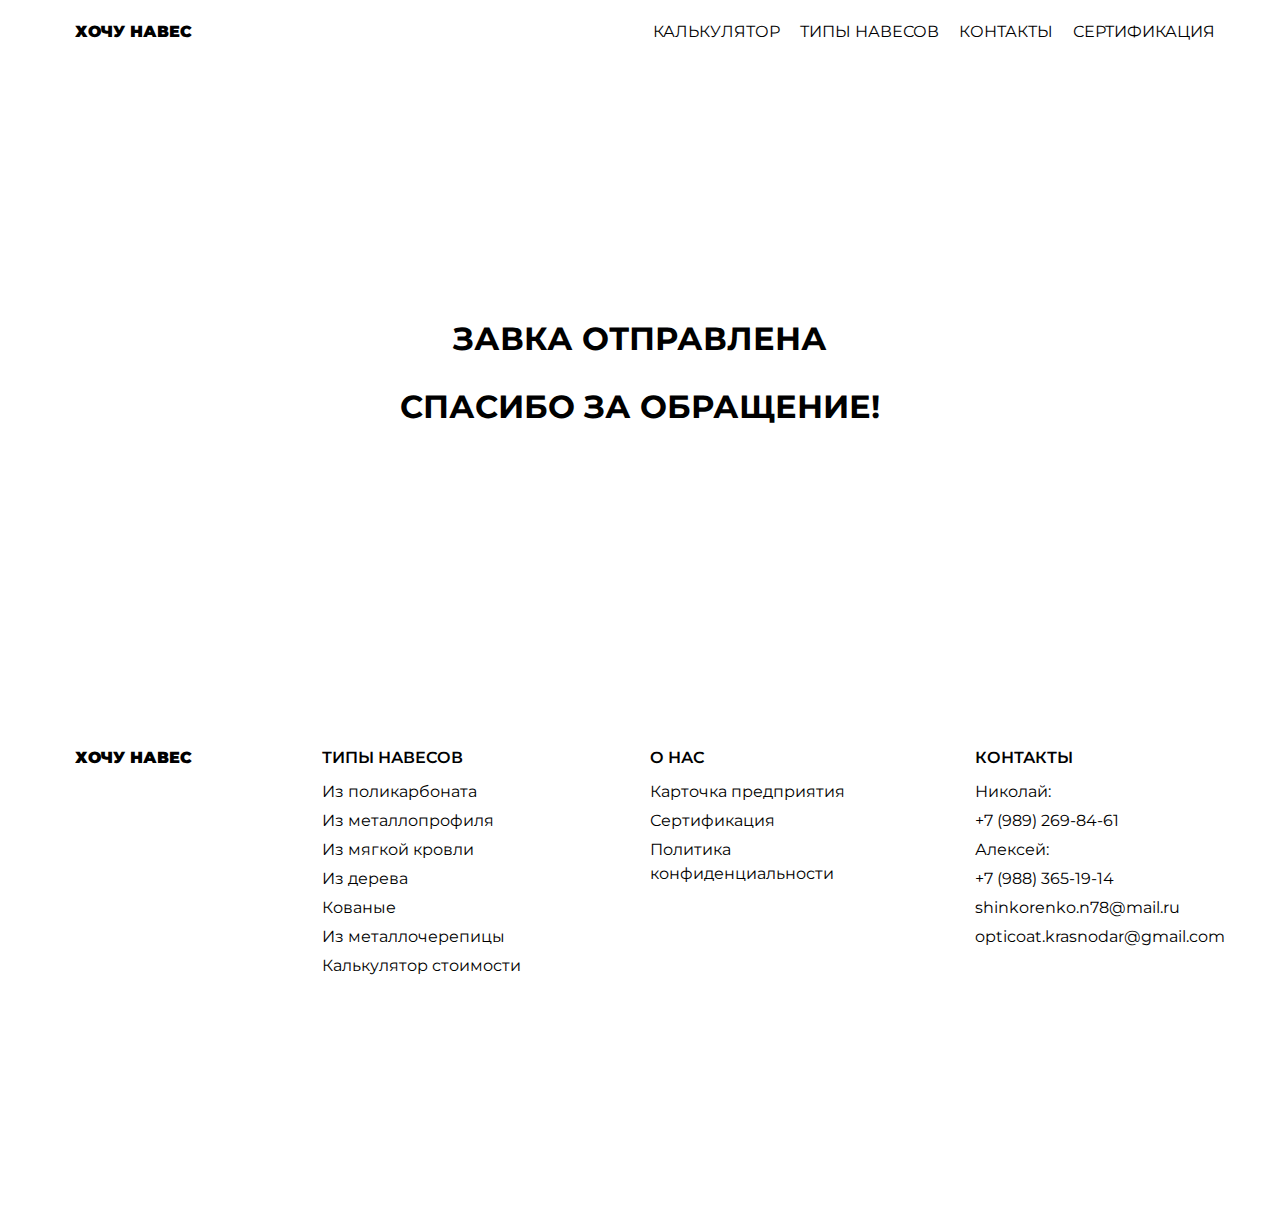
<file: success.html>
<!DOCTYPE html>
<html lang="ru">
<head>
    <meta charset="UTF-8">
    <meta http-equiv="X-UA-Compatible" content="IE=edge">
    <meta name="viewport" content="width=device-width, initial-scale=1.0">
    <link rel="stylesheet" href="css/styles.css">
    <link href="https://fonts.googleapis.com/css2?family=Montserrat:wght@300;700;900&family=Sen:wght@400;700;800&display=swap" rel="stylesheet">
    <title>Хочу навес</title>
</head>
<body>
    <header>
        <div class="header__container wrapper">
            <a href="index.html" class="logo__link">
                <div class="logo header__logo">Хочу навес</div>
            </a>
            <nav>
                <a href="calculator.html" class="nav__link">
                    <div class="nav__option">Калькулятор</div>
                </a>
                <div class="dropdown">
                    <button>Типы навесов</button>
                    <div class="dropdown-content">
                        <a href="polycarbonate.html">Поликарбонат</a>
                        <a href="metal-profile.html">Металлопрофиль</a>
                        <a href="soft-roof.html">Мягкая кровля</a>
                        <a href="wood.html">Дерево</a>
                        <a href="metal-tile.html">Металлочерепица</a>
                        <a href="forging.html">Ковка</a>
                    </div>
                </div>
                <a href="contacts.html" class="nav__link">
                    <div class="nav__option">Контакты</div>
                </a>
                <a href="certificates.html" class="nav__link">
                    <div class="nav__option">Сертификация</div>
                </a>
            </nav>
            <button href="#" class="burger__link">
                <img src="img/menu.svg" alt="menu" class="burger__icon">
            </button>
            <div class="menu">
                    <button href="#" class="cross__link">
                        <img src="img/cross.svg" alt="cross" class="cross__icon">
                    </button>
                <div class="menu__container">
                    <a href="index.html" class="logo__link">
                        <div class="logo menu__logo">Хочу навес</div>
                    </a>
                    <li><a href="calculator.html">Калькулятор</a></li>
                    <li><a href="contacts.html">Контакты</a></li>
                    <li><a href="certificates.html">Сертификация</a></li>
                </div>
            </div> 
        </div>
    </header>
    <section class="success wrapper">
        <h1>Завка отправлена</h1>
        <h1>Спасибо за обращение!</h1>
    </section>
    <footer class="wrapper">
        <a href="index.html" class="logo__link">
            <div class="logo">Хочу навес</div>
        </a>
        <div class="types">
            <div class="types__header">Типы навесов</div>
            <ul class="types__content">
                <li><a href="polycarbonate.html">Из поликарбоната</a></li>
                <li><a href="metal-profile.html">Из металлопрофиля</a></li>
                <li><a href="soft-roof.html">Из мягкой кровли</a></li>
                <li><a href="wood">Из дерева</a></li>
                <li><a href="forging.html">Кованые</a></li>
                <li><a href="metal-tile.html">Из металлочерепицы</a></li>
                <li><a href="calculator.html">Калькулятор стоимости</a></li>
            </ul>
        </div>
        <div class="types">
            <div class="types__header">О нас</div>
            <ul class="types__content">
                <li><a href="contacts.html">Карточка предприятия</a></li>
                <li><a href="certificates.html">Сертификация</a></li>
                <li><a href="privacy-policy.html">Политика<br>конфиденциальности</a></li>
            </ul>
        </div>
        <div class="types">
            <div class="types__header">Контакты</div>
            <ul class="types__content">
                <li>Николай:</li>
                <li>+7 (989) 269-84-61</li>
                <li>Алексей:</li>
                <li>+7 (988) 365-19-14</li>
                <li>shinkorenko.n78@mail.ru</li>
                <li>opticoat.krasnodar@gmail.com</li>
            </ul>
        </div>
    </footer>
    <script src="js/menu.js"></script>
    <script src="js/call.js"></script>
</body>
</html>
</file>
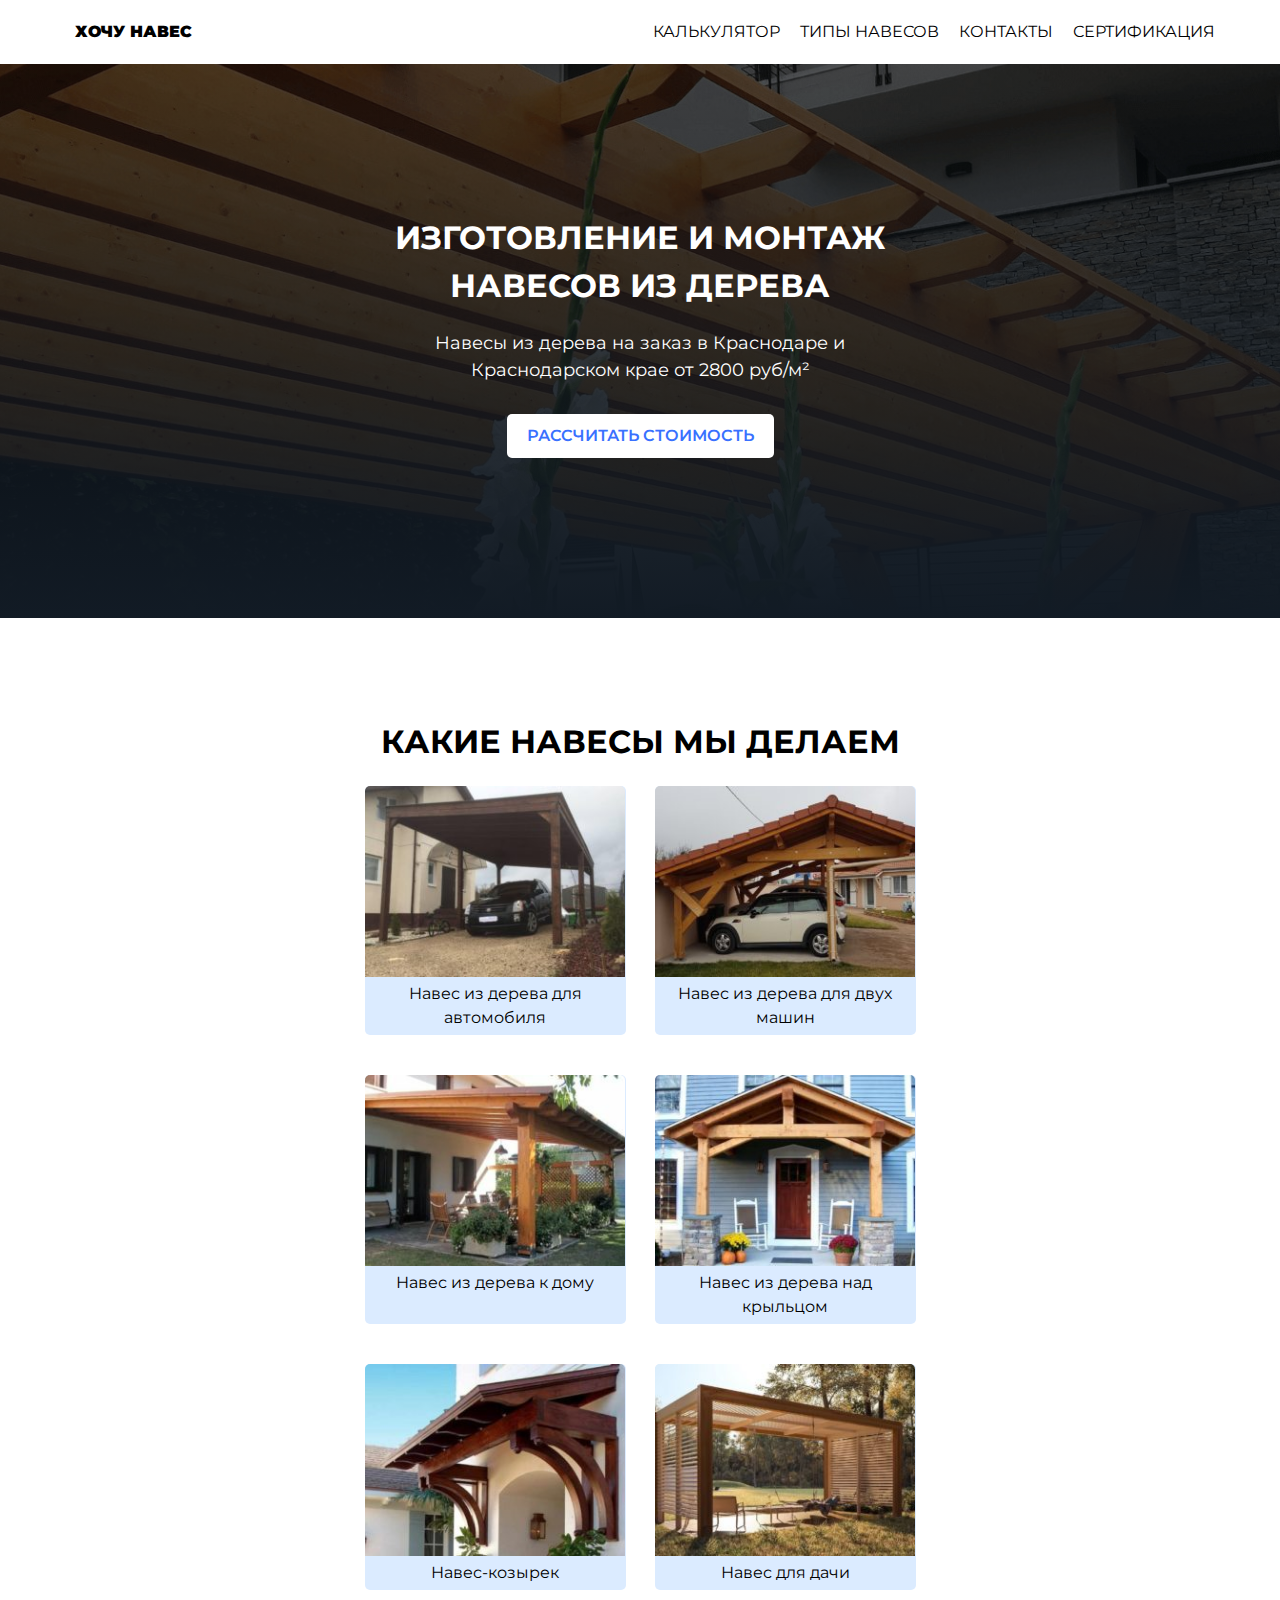
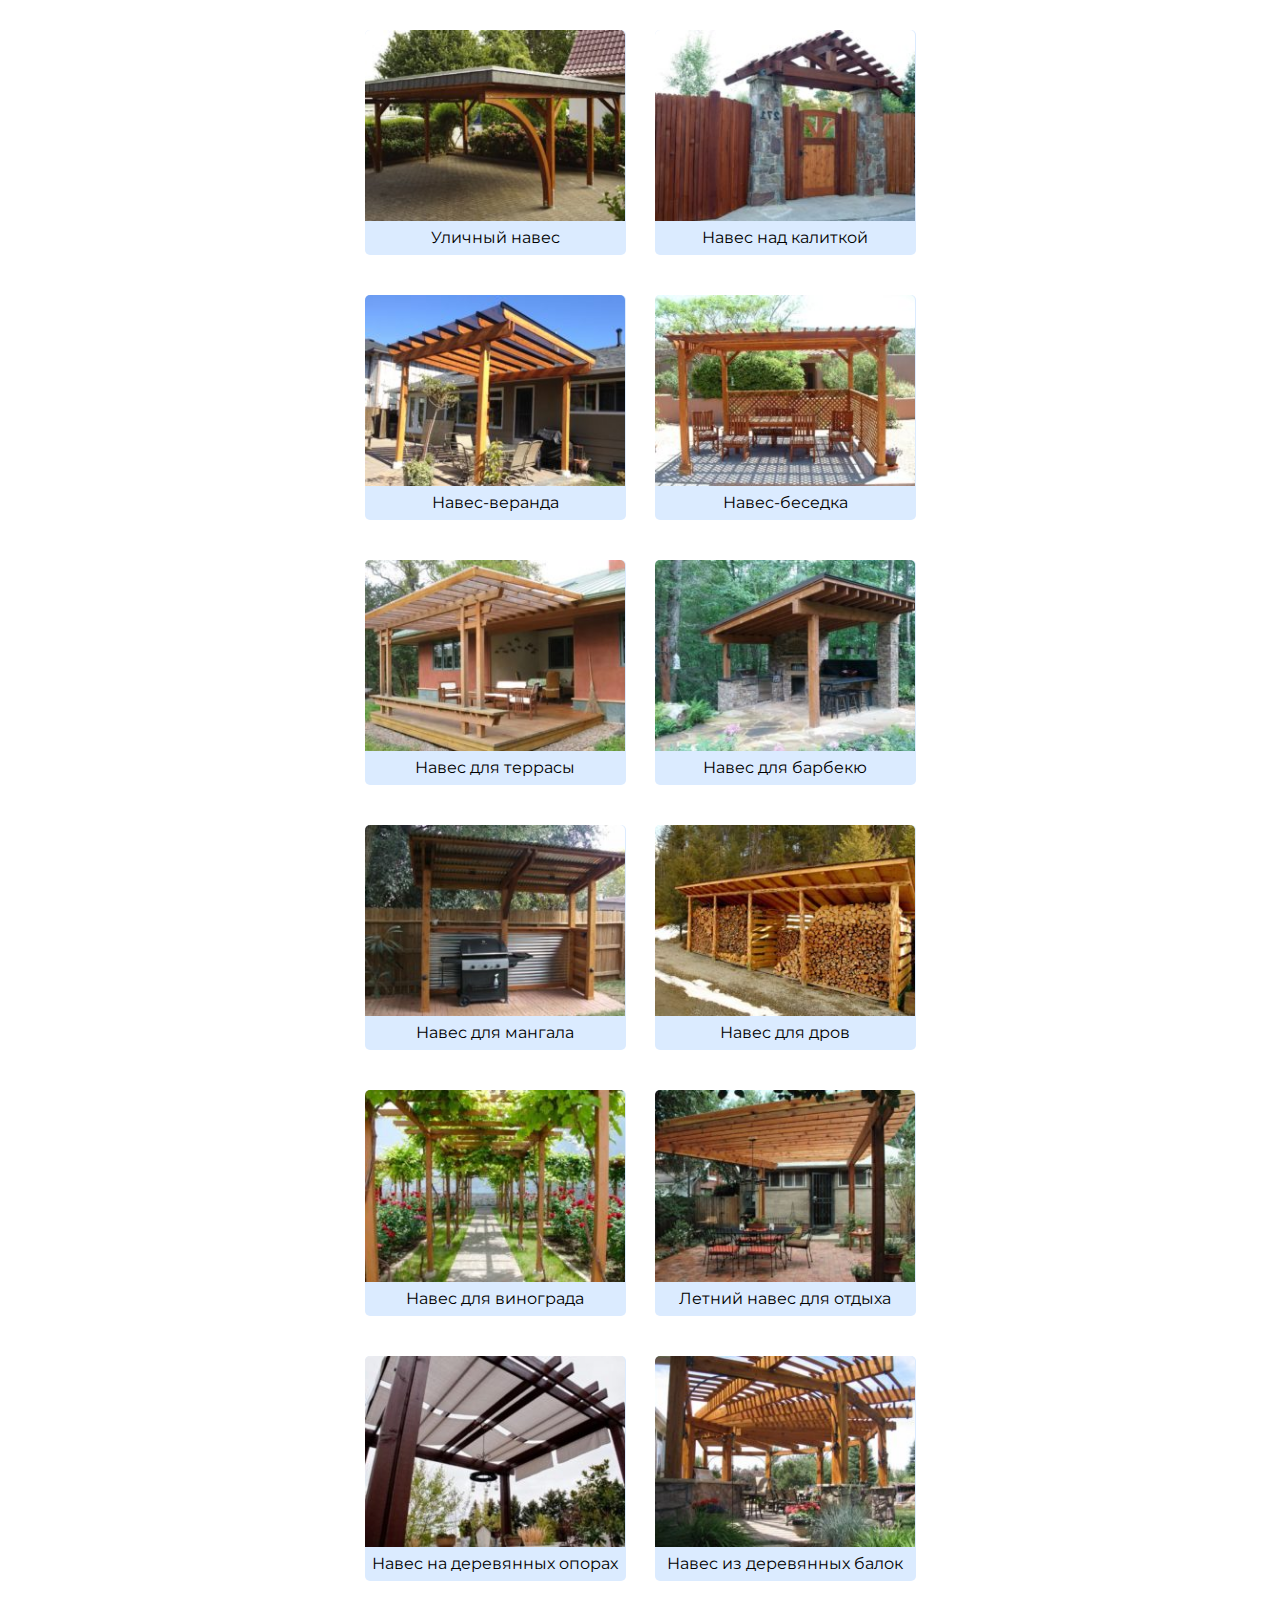
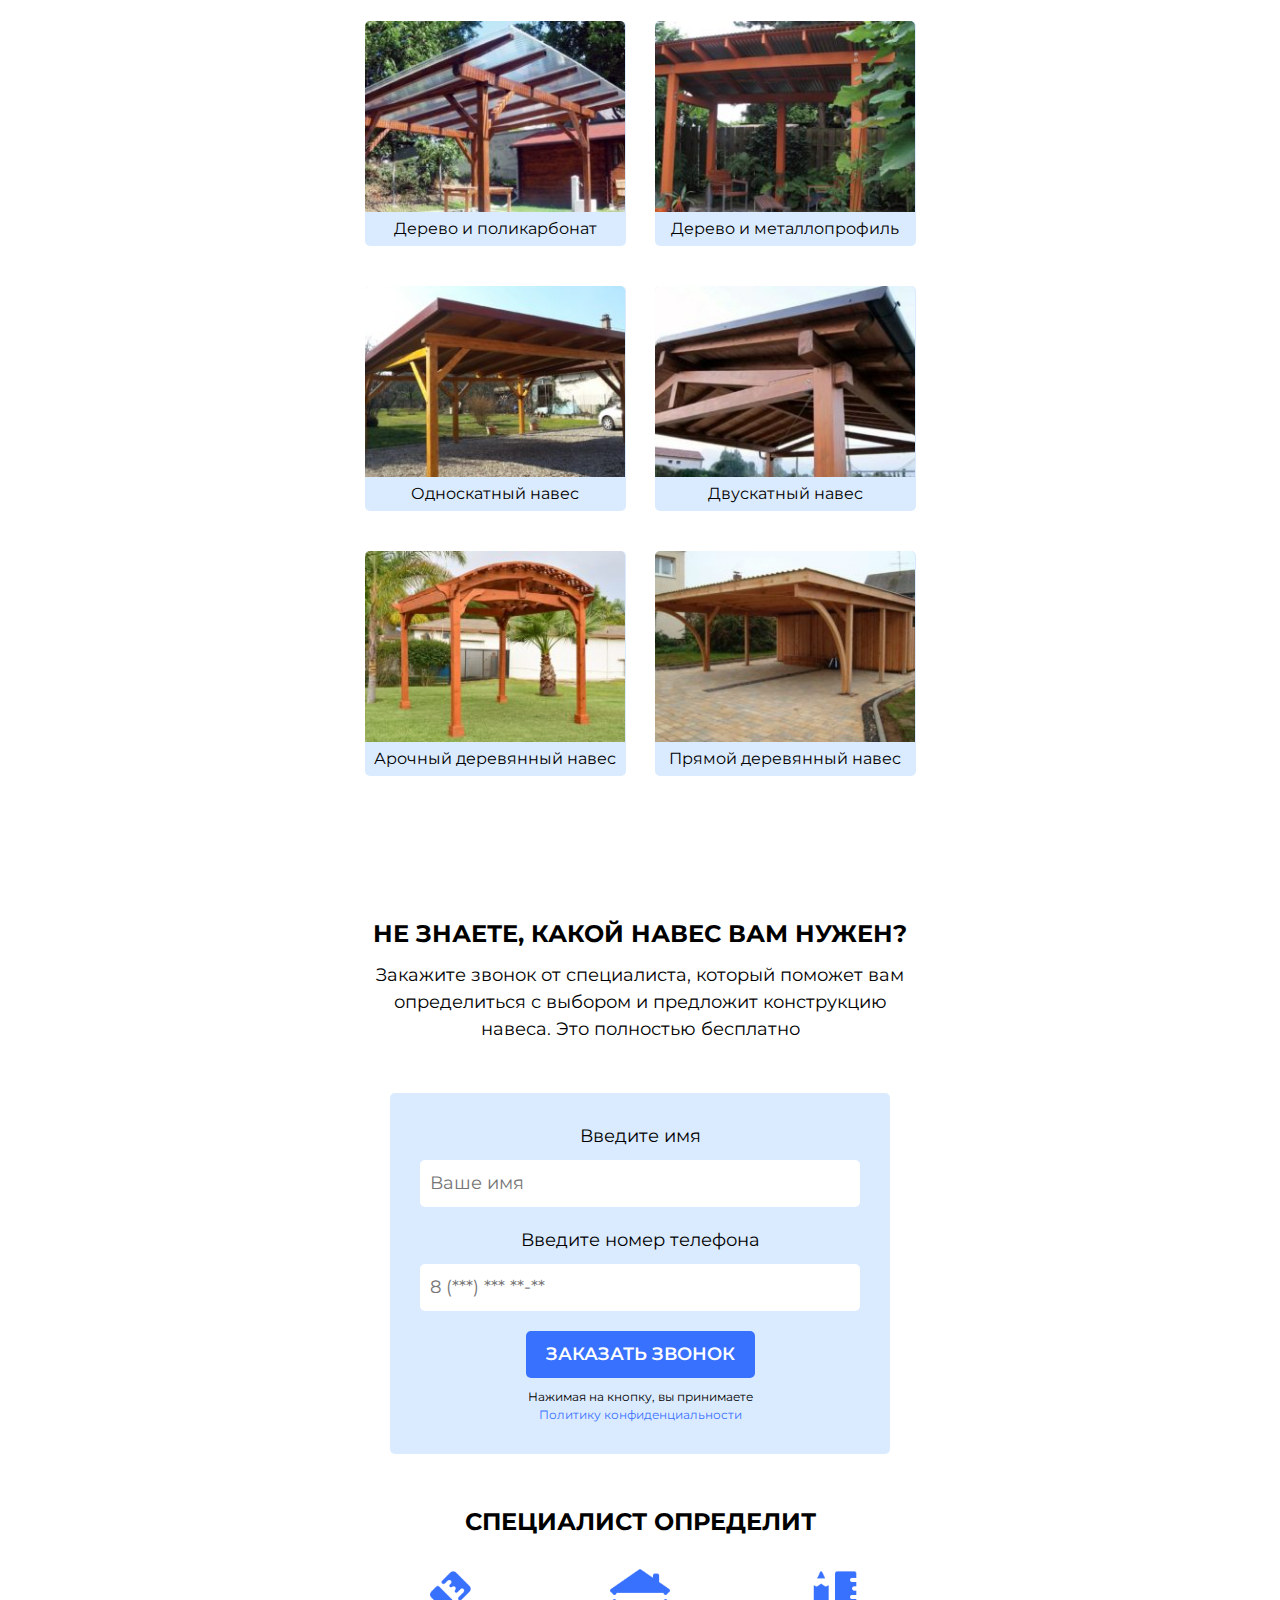
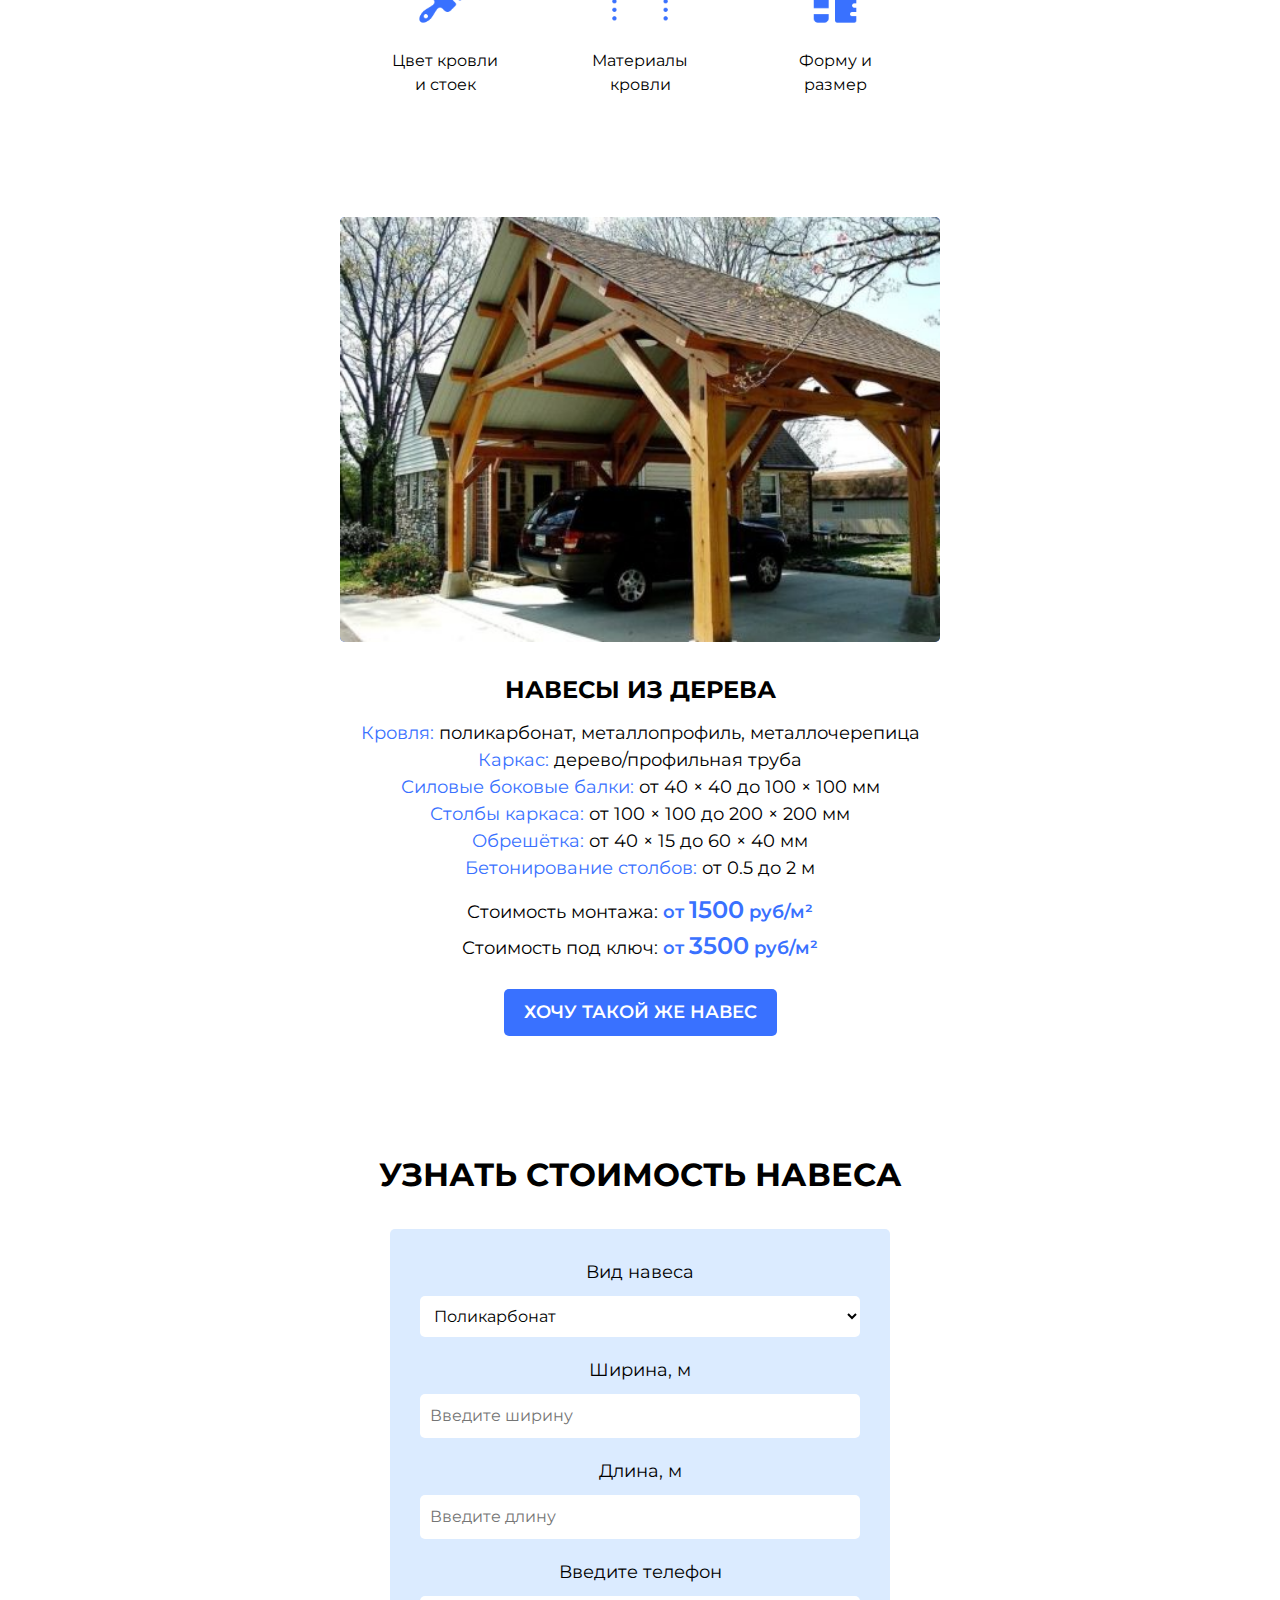
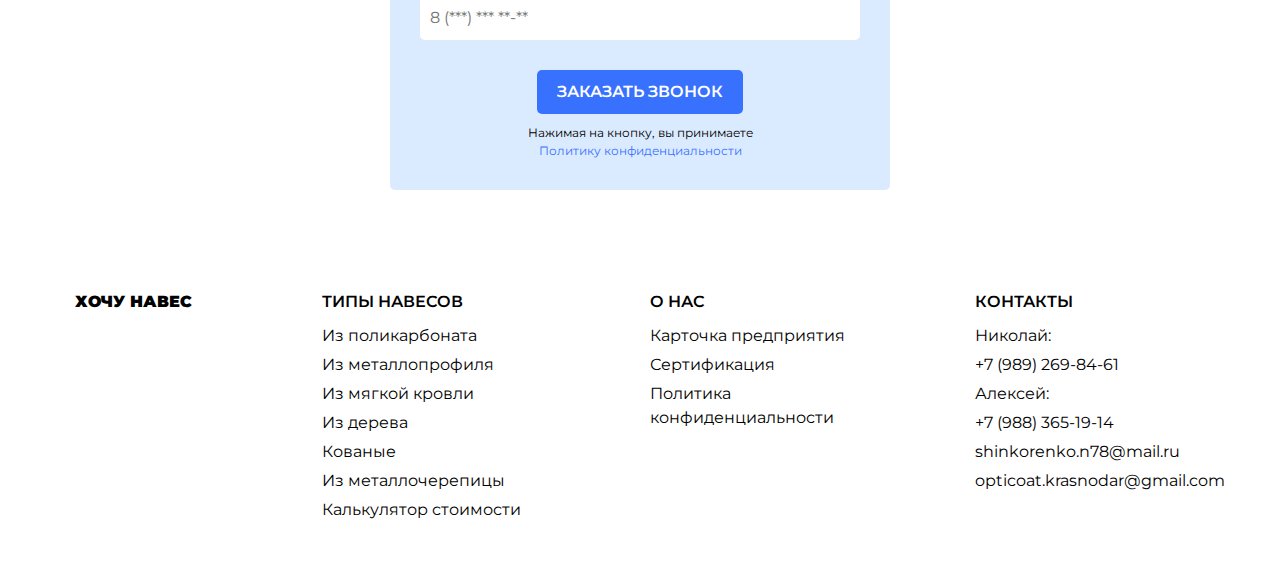
<file: wood.html>
<!DOCTYPE html>
<html lang="ru">
<head>
    <meta charset="UTF-8">
    <meta http-equiv="X-UA-Compatible" content="IE=edge">
    <meta name="viewport" content="width=device-width, initial-scale=1.0">
    <link rel="stylesheet" href="css/styles.css">
    <link href="https://fonts.googleapis.com/css2?family=Montserrat:wght@300;700;900&family=Sen:wght@400;700;800&display=swap" rel="stylesheet">
    <title>Хочу навес</title>
</head>
<body>
    <header>
        <div class="header__container wrapper">
            <a href="index.html" class="logo__link">
                <div class="logo header__logo">Хочу навес</div>
            </a>
            <nav>
                <a href="calculator.html" class="nav__link">
                    <div class="nav__option">Калькулятор</div>
                </a>
                <div class="dropdown">
                    <button>Типы навесов</button>
                    <div class="dropdown-content">
                        <a href="polycarbonate.html">Поликарбонат</a>
                        <a href="metal-profile.html">Металлопрофиль</a>
                        <a href="soft-roof.html">Мягкая кровля</a>
                        <a href="wood.html">Дерево</a>
                        <a href="metal-tile.html">Металлочерепица</a>
                        <a href="forging.html">Ковка</a>
                    </div>
                </div>
                <a href="contacts.html" class="nav__link">
                    <div class="nav__option">Контакты</div>
                </a>
                <a href="certificates.html" class="nav__link">
                    <div class="nav__option">Сертификация</div>
                </a>
            </nav>
            <button href="#" class="burger__link">
                <img src="img/menu.svg" alt="menu" class="burger__icon">
            </button>
            <div class="menu">
                    <button href="#" class="cross__link">
                        <img src="img/cross.svg" alt="cross" class="cross__icon">
                    </button>
                <div class="menu__container">
                    <a href="index.html" class="logo__link">
                        <div class="logo menu__logo">Хочу навес</div>
                    </a>
                    <li><a href="calculator.html">Калькулятор</a></li>
                    <li><a href="contacts.html">Контакты</a></li>
                    <li><a href="certificates.html">Сертификация</a></li>
                </div>
            </div> 
        </div>
    </header>
    <div class="specialist__form__container">
        <div class="specialist__form__padding">
            <div class="specialist__form">
                <button href="#" class="cross__link__second">
                    <img src="img/cross.svg" alt="cross" class="cross__icon">
                </button>
                <h2>Закажите расчет навеса</h2>
                <div class="instruction">Введите имя</div>
                <input type="text" placeholder="Ваше имя" class="input">
                <div class="instruction">Введите номер телефона</div>
                <input type="number" placeholder="8 (***) *** **-**" class="input">
                <div class="btn__link">
                    <a href="#" class="special__button">Заказать расчет</a>
                </div>
                <p class="btn__p">Нажимая на кнопку, вы принимаете <a href="privacy-policy.html">Политику конфиденциальности</a></p>
            </div>
        </div>  
    </div>  
    <section class="hero wood__new">
        <div class="wrapper">
            <div class="hero__content">
                <h1 class="white">
                    Изготовление и монтаж навесов из дерева
                </h1>
                <p>
                    Навесы из дерева на заказ в Краснодаре и Краснодарском крае от 2800 руб/м²
                </p>
                <a href="calculator.html">
                    <div class="btn btn_white">Рассчитать стоимость</div>
                </a>
            </div>
        </div>
    </section>
    <section class="types wrapper">
        <h1>Какие навесы мы делаем</h1>
        <div class="types__construction">
            <div class="construction__first">
                <div class="types__construction__new">
                    <div class="type__image type__image__first">
                        <img src="img/wood/car.jpg" alt="car">
                    </div>
                    <div class="type__name">Навес из дерева для автомобиля</div>
                </div>
                <div class="types__construction__new">
                    <div class="type__image type__image__first">
                        <img src="img/wood/auto__double.jpg" alt="auto__double">
                    </div>
                    <div class="type__name">Навес из дерева для двух машин</div>
                </div>
            </div>
            <div class="construction__first">
                <div class="types__construction__new">
                    <div class="type__image type__image__first">
                        <img src="img/wood/house.jpg" alt="house">
                    </div>
                    <div class="type__name">Навес из дерева к дому</div>
                </div>
                <div class="types__construction__new">
                    <div class="type__image type__image__first">
                        <img src="img/wood/threshold.jpg" alt="threshold">
                    </div>
                    <div class="type__name">Навес из дерева над крыльцом</div>
                </div>
            </div>
        </div>
        <div class="types__construction">
            <div class="construction__first">
                <div class="types__construction__new">
                    <div class="type__image type__image__first">
                        <img src="img/wood/cap.jpg" alt="cap">
                    </div>
                    <div class="type__name">Навес-козырек</div>
                </div>
                <div class="types__construction__new">
                    <div class="type__image type__image__first">
                        <img src="img/wood/countryhouse.jpg" alt="countryhouse">
                    </div>
                    <div class="type__name">Навес для дачи</div>
                </div>
            </div>
            <div class="construction__first">
                <div class="types__construction__new">
                    <div class="type__image type__image__first">
                        <img src="img/wood/street.jpg" alt="street">
                    </div>
                    <div class="type__name">Уличный навес</div>
                </div>
                <div class="types__construction__new">
                    <div class="type__image type__image__first">
                        <img src="img/wood/gate.jpg" alt="gate">
                    </div>
                    <div class="type__name">Навес над калиткой</div>
                </div>
            </div>
        </div>
        <div class="types__construction">
            <div class="construction__first">
                <div class="types__construction__new">
                    <div class="type__image type__image__first">
                        <img src="img/wood/veranda.jpg" alt="veranda">
                    </div>
                    <div class="type__name">Навес-веранда</div>
                </div>
                <div class="types__construction__new">
                    <div class="type__image type__image__first">
                        <img src="img/wood/pavilion.jpg" alt="pavilion">
                    </div>
                    <div class="type__name">Навес-беседка</div>
                </div>
            </div>
            <div class="construction__first">
                <div class="types__construction__new">
                    <div class="type__image type__image__first">
                        <img src="img/wood/terrace.jpg" alt="terrace">
                    </div>
                    <div class="type__name">Навес для террасы</div>
                </div>
                <div class="types__construction__new">
                    <div class="type__image type__image__first">
                        <img src="img/wood/barbeque.jpg" alt="barbeque">
                    </div>
                    <div class="type__name">Навес для барбекю</div>
                </div>
            </div>
        </div>
        <div class="types__construction">
            <div class="construction__first">
                <div class="types__construction__new">
                    <div class="type__image type__image__first">
                        <img src="img/wood/brazier.jpg" alt="brazier">
                    </div>
                    <div class="type__name">Навес для мангала</div>
                </div>
                <div class="types__construction__new">
                    <div class="type__image type__image__first">
                        <img src="img/wood/firewood.jpg" alt="firewood">
                    </div>
                    <div class="type__name">Навес для дров</div>
                </div>
            </div>
            <div class="construction__first">
                <div class="types__construction__new">
                    <div class="type__image type__image__first">
                        <img src="img/wood/grapes.jpg" alt="grapes">
                    </div>
                    <div class="type__name">Навес для винограда</div>
                </div>
                <div class="types__construction__new">
                    <div class="type__image type__image__first">
                        <img src="img/wood/summer.jpeg" alt="summer">
                    </div>
                    <div class="type__name">Летний навес для отдыха</div>
                </div>
            </div>
        </div>
        <div class="types__construction">
            <div class="construction__first">
                <div class="types__construction__new">
                    <div class="type__image type__image__first">
                        <img src="img/wood/props.jpg" alt="props">
                    </div>
                    <div class="type__name">Навес на деревянных опорах</div>
                </div>
                <div class="types__construction__new">
                    <div class="type__image type__image__first">
                        <img src="img/wood/beam.jpg" alt="beam">
                    </div>
                    <div class="type__name">Навес из деревянных балок</div>
                </div>
            </div>
            <div class="construction__first">
                <div class="types__construction__new">
                    <div class="type__image type__image__first">
                        <img src="img/wood/wood__polycarbonate.jpg" alt="wood__polycarbonate">
                    </div>
                    <div class="type__name">Дерево и поликарбонат</div>
                </div>
                <div class="types__construction__new">
                    <div class="type__image type__image__first">
                        <img src="img/wood/wood__metal-profile.jpg" alt="wood__metal-profile">
                    </div>
                    <div class="type__name">Дерево и металлопрофиль</div>
                </div>
            </div>
        </div>
        <div class="types__construction">
            <div class="construction__first">
                <div class="types__construction__new">
                    <div class="type__image type__image__first">
                        <img src="img/wood/single.jpg" alt="single">
                    </div>
                    <div class="type__name">Односкатный навес</div>
                </div>
                <div class="types__construction__new">
                    <div class="type__image type__image__first">
                        <img src="img/wood/double.jpg" alt="double">
                    </div>
                    <div class="type__name">Двускатный навес</div>
                </div>
            </div>
            <div class="construction__first">
                <div class="types__construction__new">
                    <div class="type__image type__image__first">
                        <img src="img/wood/arch.jpg" alt="arch">
                    </div>
                    <div class="type__name">Арочный деревянный навес</div>
                </div>
                <div class="types__construction__new">
                    <div class="type__image type__image__first">
                        <img src="img/wood/straight.jpg" alt="straight">
                    </div>
                    <div class="type__name">Прямой деревянный навес</div>
                </div>
            </div>
        </div>
    </section>
    <section class="specialist wrapper">
        <div class="specialist__question">
            <h2>Не знаете, какой навес вам нужен?</h2>
            <p>Закажите звонок от специалиста, который поможет вам определиться с выбором и предложит конструкцию навеса. Это полностью бесплатно  </p>
        </div>
        <div class="specialist__form">
            <div class="instruction">Введите имя</div>
            <input type="text" placeholder="Ваше имя" class="input">
            <div class="instruction">Введите номер телефона</div>
            <input type="number" placeholder="8 (***) *** **-**" class="input">
            <div class="btn__link">
                <a href="#" class="special__button">Заказать звонок</a>
            </div>
            <p class="btn__p">Нажимая на кнопку, вы принимаете <a href="privacy-policy.html">Политику конфиденциальности</a></p>
        </div>
        <div class="specialist__benefits">
            <h2>Специалист определит</h2>
            <div class="benefits__list">
                <div class="benefit">
                    <div class="icon icon1">
                        <img src="img/brush.png" alt="brush">
                    </div>
                    <div class="benefit__text">Цвет кровли и стоек</div>
                </div>
                <div class="benefit">
                    <div class="icon icon2">
                        <img src="img/roof.png" alt="roof">
                    </div>
                    <div class="benefit__text">Материалы кровли</div>
                </div>
                <div class="benefit">
                    <div class="icon icon3">
                        <img src="img/ruler.png" alt="ruler">
                    </div>
                    <div class="benefit__text">Форму и размер</div>
                </div>
            </div>
        </div>
    </section>
    <section class="types wrapper">
        <div class="materials__pros">
            <div class="materials__benefits__list">
                <div class="materials__benefits">
                    <div class="materials__pic__second">
                        <div class="materials__img__second">
                            <img src="img/wood/example.jpg" alt="example">
                        </div>
                    </div>
                    <div class="materials__text--new">
                        <h2>Навесы из дерева</h2>
                        <div class="text__block">
                            <p><span>Кровля: </span>поликарбонат, металлопрофиль, металлочерепица<br>
                                <span>Каркас: </span>дерево/профильная труба<br>
                                <span>Силовые боковые балки: </span>от 40 × 40 до 100 × 100 мм<br>
                                <span>Столбы каркаса: </span>от 100 × 100 до 200 × 200 мм<br>
                                <span>Обрешётка: </span>от 40 × 15 до 60 × 40 мм<br>
                                <span>Бетонирование столбов: </span>от 0.5 до 2 м<br>
                            </p>
                        </div>
                        <div class="text__block">
                            <p>Стоимость монтажа: <span class="span__first">от <span class="span__two">1500</span> руб/м²</span><br>
                                Стоимость под ключ: <span class="span__first"> от <span class="span__two">3500</span> руб/м²</span>
                            </p>
                        </div>
                        <div class="btn__link align__left">
                            <a href="calculator.html" class="special__button">Хочу такой же навес</a>
                        </div>
                    </div>     
                    <div class="materials--mini">
                        <h2>Навесы из поликарбоната</h2>
                        <div class="text__block">
                            <p><span>Кровля: </span><br>поликарбонат, металлопрофиль, металлочерепица<br>
                                <span>Каркас: </span><br>дерево/профильная труба<br>
                                <span>Силовые боковые балки: </span><br>от 40 × 40 до 100 × 100 мм<br>
                                <span>Столбы каркаса: </span><br>от 100 × 100 до 200 × 200 мм<br>
                                <span>Обрешётка: </span><br>от 40 × 15 до 60 × 40 мм<br>
                                <span>Бетонирование столбов: </span><br>от 0.5 до 2 м<br>
                            </p>
                        </div>
                        <div class="text__block">
                            <p>Стоимость монтажа: <span class="span__first"><br>от <span class="span__two">1500</span> руб/м²</span><br>
                                Стоимость под ключ: <span class="span__first"><br>от <span class="span__two">3500</span> руб/м²</span>
                            </p>
                        </div>
                        <div class="btn__link align__left">
                            <a href="calculator.html" class="special__button">Хочу такой же навес</a>
                        </div>
                    </div>                       
                </div> 
            </div>
        </div>
    </section>
    <section class="phone wrapper">
        <h1>Узнать стоимость навеса</h1>
        <div class="phone__container">
            <div class="phone__fields">
                <div class="field">
                    <div class="instruction">Вид навеса</div>
                    <select name="types" id="types" class="input">
                        <option value="0">Поликарбонат</option>
                        <option value="1">Металлочерепица</option>
                        <option value="2">Ковка</option>
                        <option value="3">Дерево</option>
                        <option value="4">Мягкая кровля</option>
                        <option value="5">Металлопрофиль</option>
                        <option value="6">Профильная труба</option>
                        <option value="7">Монолит</option>
                    </select>
                </div>
                <div class="field">
                    <div class="instruction">Ширина, м</div>
                    <input type="number" placeholder="Введите ширину" class="input">
                </div>
                <div class="field">
                    <div class="instruction">Длина, м</div>
                    <input type="number" placeholder="Введите длину" class="input">
                </div>
                <div class="field">
                    <div class="instruction">Введитe телефон</div>
                    <input type="number" placeholder="8 (***) *** **-**" class="input">
                </div>
            </div>
            <div class="button">
                <a href="#">
                    <div class="btn specialist__btn btn_blue">Заказать звонок</div>
                </a>
                <p class="btn__p">Нажимая на кнопку, вы принимаете <a href="privacy-policy.html">Политику конфиденциальности</a></p>
            </div>
         </div>
    </section>
    <footer class="wrapper">
        <a href="index.html" class="logo__link">
            <div class="logo">Хочу навес</div>
        </a>
        <div class="types">
            <div class="types__header">Типы навесов</div>
            <ul class="types__content">
                <li><a href="polycarbonate.html">Из поликарбоната</a></li>
                <li><a href="metal-profile.html">Из металлопрофиля</a></li>
                <li><a href="soft-roof.html">Из мягкой кровли</a></li>
                <li><a href="wood">Из дерева</a></li>
                <li><a href="forging.html">Кованые</a></li>
                <li><a href="metal-tile.html">Из металлочерепицы</a></li>
                <li><a href="calculator.html">Калькулятор стоимости</a></li>
            </ul>
        </div>
        <div class="types">
            <div class="types__header">О нас</div>
            <ul class="types__content">
                <li><a href="contacts.html">Карточка предприятия</a></li>
                <li><a href="certificates.html">Сертификация</a></li>
                <li><a href="privacy-policy.html">Политика<br>конфиденциальности</a></li>
            </ul>
        </div>
        <div class="types">
            <div class="types__header">Контакты</div>
            <ul class="types__content">
                <li>Николай:</li>
                <li>+7 (989) 269-84-61</li>
                <li>Алексей:</li>
                <li>+7 (988) 365-19-14</li>
                <li>shinkorenko.n78@mail.ru</li>
                <li>opticoat.krasnodar@gmail.com</li>
            </ul>
        </div>
    </footer>
    <script src="js/menu.js"></script>
    <script src="js/call.js"></script>
</body>
</html>
</file>
<file: css/styles.css>
@charset "UTF-8";
/* Указываем box sizing */
*,
*::before,
*::after {
  -webkit-box-sizing: border-box;
          box-sizing: border-box;
}

/* Убираем внутренние отступы */
ul[class],
ol[class] {
  padding: 0;
}

/* Убираем внешние отступы */
body,
h1,
h2,
h3,
h4,
p,
ul[class],
ol[class],
li,
figure,
figcaption,
blockquote,
dl,
dd {
  margin: 0;
}

/* Выставляем основные настройки по-умолчанию для body */
body {
  min-height: 100vh;
  scroll-behavior: smooth;
  text-rendering: optimizeSpeed;
  line-height: 1.5;
}

/* Удаляем стандартную стилизацию для всех ul и il, у которых есть атрибут class*/
ul[class],
ol[class] {
  list-style: none;
}

/* Элементы a, у которых нет класса, сбрасываем до дефолтных стилей */
a:not([class]) {
  text-decoration-skip-ink: auto;
}

/* Упрощаем работу с изображениями */
img {
  max-width: 100%;
  display: block;
}

/* Указываем понятную периодичность в потоке данных у article*/
article > * + * {
  margin-top: 1em;
}

/* Наследуем шрифты для инпутов и кнопок */
input,
button,
textarea,
select {
  font: inherit;
}

/* Удаляем все анимации и переходы для людей, которые предпочитай их не использовать */
@media (prefers-reduced-motion: reduce) {
  * {
    -webkit-animation-duration: 0.01ms !important;
            animation-duration: 0.01ms !important;
    -webkit-animation-iteration-count: 1 !important;
            animation-iteration-count: 1 !important;
    -webkit-transition-duration: 0.01ms !important;
            transition-duration: 0.01ms !important;
    scroll-behavior: auto !important;
  }
}

header .header__container, header .header__container nav, .specialist, .specialist .specialist__benefits .benefits__list, .pros .pros__container .pros__list, .pros__list__first, .pros__list__second, .pros__list__third, .pros__list__mini, .types .types__construction, .types .types__construction .construction__first, .types .colors__list, .types .colors__list .colors__row, .nav--materials .materials__list, .materials__benefits, .materials__benefits .materials__text .text__block, .materials__benefits .materials__text--new .text__block, .phone__container .phone__fields, footer, .certificates .certificates__list, .calc__grid, .calc__beam {
  display: -webkit-box;
  display: -ms-flexbox;
  display: flex;
  -webkit-box-pack: justify;
      -ms-flex-pack: justify;
          justify-content: space-between;
}

span {
  font-size: 24px;
}

@media screen and (max-width: 769px) {
  span {
    font-size: 20px;
  }
}

.wrapper {
  max-width: 1170px;
  margin: 0 auto;
}

.white {
  color: #fff;
}

.instruction {
  margin-bottom: 10px;
  font-size: 18px;
}

@media screen and (max-width: 769px) {
  .instruction {
    font-size: 15px;
  }
}

.input {
  width: 100%;
  border-radius: 5px;
  border: none;
  padding: 10px;
  margin-bottom: 20px;
  outline: none;
  background-color: #fff;
  background: #fff;
}

@media screen and (max-width: 769px) {
  .input {
    font-size: 15px;
  }
}

.specialist__btn {
  margin-top: 10px;
  margin-bottom: 10px;
}

.btn__p {
  font-size: 12px;
  max-width: 250px;
  margin: 0 auto;
}

.btn__link {
  text-align: center;
  margin-bottom: 10px;
}

.special__button {
  display: inline-block;
  font-size: 18px;
  text-transform: uppercase;
  font-weight: 600;
  background-color: #3971ff;
  color: #fff;
  border-radius: 5px;
  padding: 10px 20px;
}

.special__button:hover {
  background-color: #5c8aff;
}

@media screen and (max-width: 769px) {
  .special__button {
    font-size: 15px;
  }
}

.btn {
  display: inline-block;
  padding: 10px 20px;
  border-radius: 5px;
  text-transform: uppercase;
  font-weight: 600;
  font-style: 16px;
  margin-bottom: 10px;
}

@media screen and (max-width: 769px) {
  .btn {
    font-size: 15px;
  }
}

.icon {
  width: 64px;
  height: 64px;
  margin: 10px auto 20px;
}

.benefit__text {
  text-align: center;
  max-width: 90%;
  margin: 0 auto 20px;
}

@media screen and (max-width: 1280px) {
  .benefit__text {
    max-width: 100px;
    margin: 0 auto 20px;
  }
}

@media screen and (max-width: 1280px) {
  .benefit {
    max-width: 120px;
  }
}

.btn_white {
  background-color: #fff;
  color: #3971ff;
}

.btn_white:hover {
  background-color: #dbebff;
  -webkit-transition: 0.5s;
  transition: 0.5s;
}

.btn_blue {
  background-color: #3971ff;
  color: #fff;
}

.btn_blue:hover {
  background-color: #5c8aff;
  -webkit-transition: 0.5s;
  transition: 0.5s;
}

.btn__card {
  width: 90%;
  border-radius: 0 0 5px 5px;
}

h1 {
  font-size: 32px;
  text-transform: uppercase;
  margin-bottom: 20px;
}

h2 {
  font-size: 24px;
  text-transform: uppercase;
  margin-bottom: 10px;
}

p {
  font-size: 18px;
}

a {
  text-decoration: none;
  color: #3971ff;
}

.logo {
  font-weight: 900;
  color: #000;
  text-transform: uppercase;
}

.dropdown {
  display: inline-block;
  position: relative;
}

.dropdown:hover .dropdown-content {
  top: 64px;
  -webkit-transition: 0.5s;
  transition: 0.5s;
}

.dropdown button {
  padding: 20px 10px;
  border: none;
  background-color: #fff;
  text-transform: uppercase;
}

.dropdown button:hover {
  background-color: #eee;
}

.dropdown .dropdown-content {
  top: -360px;
  position: absolute;
  width: 150%;
  right: -25%;
  overflow: visible;
  background-color: #eee;
  border-radius: 0 0 5px 5px;
  z-index: -1;
}

.dropdown .dropdown-content a {
  display: block;
  color: #000000;
  padding: 10px;
  text-align: center;
  font-size: 16px;
}

.dropdown .dropdown-content a:hover {
  background-color: #fff;
}

.dropdown .dropdown-content a:last-child {
  border-radius: 0 0 5px 5px;
}

.menu {
  position: fixed;
  top: 0;
  left: 0;
  width: 100%;
  height: 100vh;
  background: #fff;
  -webkit-transform: translateX(-100%);
          transform: translateX(-100%);
  -webkit-transition: -webkit-transform 0.5s;
  transition: -webkit-transform 0.5s;
  transition: transform 0.5s;
  transition: transform 0.5s, -webkit-transform 0.5s;
}

.menu .cross__link {
  position: absolute;
  right: -5px;
  top: -5px;
  border: none;
  background-color: rgba(255, 255, 255, 0);
  cursor: pointer;
}

.menu .menu__container {
  text-align: center;
  -webkit-box-orient: vertical;
  -webkit-box-direction: normal;
      -ms-flex-direction: column;
          flex-direction: column;
}

.menu .menu__container li {
  list-style-type: none;
  margin-bottom: 20px;
}

.menu .menu__container li a {
  color: #000;
  text-align: center;
  font-size: 20px;
}

.menu .menu__container .menu__logo {
  margin: 30% auto 40px;
  text-align: center;
  font-size: 24px;
}

.menu--active {
  -webkit-transform: translateX(0);
          transform: translateX(0);
}

.cross__icon {
  width: 30px;
  fill: #000;
  margin: 15px 15px 0 auto;
}

.specialist__form__container {
  width: 100%;
  height: 100%;
  position: fixed;
  display: none;
  background-color: rgba(0, 0, 0, 0.3);
  z-index: 3;
  -webkit-animation: opacity 0.5s ease 0s normal forwards;
          animation: opacity 0.5s ease 0s normal forwards;
}

.specialist__form__container .specialist__form__padding {
  padding: 0 10px;
}

.specialist__form__container .specialist__form__padding .specialist__form {
  opacity: 100%;
  max-width: 400px;
  background-color: #dbebff;
  border-radius: 5px;
  padding: 30px;
  position: relative;
  margin: 80px auto;
}

@media screen and (max-width: 450px) {
  .specialist__form__container .specialist__form__padding .specialist__form {
    margin: 20px auto;
  }
}

.specialist__form__container .specialist__form__padding .specialist__form h2 {
  margin-top: 10px;
  text-align: center;
}

.specialist__form__container .specialist__form__padding .specialist__form p {
  text-align: center;
  margin: 0 auto 20px;
}

@media screen and (max-width: 769px) {
  .specialist__form__container .specialist__form__padding .specialist__form p {
    max-width: 250px;
  }
}

.specialist__form__container .specialist__form__padding .specialist__form .instruction {
  text-align: center;
}

.specialist__form__container .specialist__form__padding .specialist__form .cross__link__second {
  position: absolute;
  right: -5px;
  top: -5px;
  border: none;
  background-color: rgba(255, 255, 255, 0);
  cursor: pointer;
}

.specialist__form__container--active {
  display: block;
}

@-webkit-keyframes opacity {
  0% {
    opacity: 0;
  }
  100% {
    opacity: 1;
  }
}

@keyframes opacity {
  0% {
    opacity: 0;
  }
  100% {
    opacity: 1;
  }
}

body {
  font-family: 'Montserrat', sans-serif;
  overflow-x: hidden;
}

@media screen and (max-width: 769px) {
  body {
    font-size: 15px;
  }
  body h1 {
    font-size: 24px;
  }
  body h2 {
    font-size: 20px;
  }
  body p {
    font-size: 15px;
  }
}

@media screen and (max-width: 310px) {
  body {
    word-wrap: break-word;
  }
}

header {
  position: fixed;
  background-color: #fff;
  width: 100%;
  z-index: 1;
  top: 0;
}

header .header__container {
  text-transform: uppercase;
}

@media screen and (max-width: 769px) {
  header .header__container {
    font-size: 16px;
  }
}

header .header__container .header__logo {
  margin: 20px 0 0 20px;
}

@media screen and (max-width: 769px) {
  header .header__container .header__logo {
    margin-top: 15px;
  }
}

header .header__container nav {
  margin: 0 0 0 auto;
}

header .header__container nav .nav__option {
  padding: 20px 10px;
  color: #000;
  text-align: center;
  background-color: #fff;
}

header .header__container nav .nav__option:hover {
  background-color: #eee;
}

@media screen and (max-width: 769px) {
  header .header__container nav {
    display: none;
  }
}

header .header__container .burger__link {
  background-color: #fff;
  border: none;
  display: none;
  overflow: hidden;
  margin: 17px 10px;
}

@media screen and (max-width: 769px) {
  header .header__container .burger__link {
    display: block;
  }
}

header .header__container .burger__link .burger__icon {
  width: 20px;
  fill: #000;
  z-index: 2;
}

.hero {
  background: -webkit-gradient(linear, left bottom, left top, from(#121b25), to(rgba(0, 0, 0, 0.378))), url(../img/index/hero.jpg) center center/cover no-repeat;
  background: linear-gradient(360deg, #121b25, rgba(0, 0, 0, 0.378)), url(../img/index/hero.jpg) center center/cover no-repeat;
}

.hero .hero__content {
  width: 40%;
  max-width: 600px;
  padding: 214px 20px 150px;
}

@media screen and (max-width: 1280px) {
  .hero .hero__content {
    margin: 0 auto;
    text-align: center;
    max-width: 600px;
    width: 80%;
  }
}

@media screen and (max-width: 769px) {
  .hero .hero__content {
    max-width: 500px;
  }
}

.hero p {
  color: #fff;
  margin-bottom: 30px;
}

@media screen and (max-width: 1280px) {
  .hero p {
    max-width: 500px;
    margin: 0 auto 30px;
  }
}

.specialist {
  padding: 0 10px;
  margin: 100px auto;
}

@media screen and (max-width: 1280px) {
  .specialist {
    display: block;
    padding: 0 20px;
  }
}

.specialist .specialist__question {
  width: 33%;
  max-width: 550px;
  text-align: right;
  margin-right: 40px;
  margin-top: 75px;
}

@media screen and (max-width: 1280px) {
  .specialist .specialist__question {
    width: 80%;
    text-align: center;
    margin: 0 auto 50px;
  }
}

.specialist .specialist__form {
  width: 33%;
  max-width: 500px;
  padding: 30px 30px;
  text-align: center;
  background-color: #dbebff;
  border-radius: 5px;
  font-size: 18px;
}

@media screen and (max-width: 1280px) {
  .specialist .specialist__form {
    width: 100%;
    margin: 0 auto 50px;
  }
}

.specialist .specialist__form p {
  max-width: 250px;
  margin: 0 auto;
}

.specialist .specialist__benefits {
  width: 33%;
  margin-left: 40px;
  margin-top: 85px;
  text-align: center;
}

.specialist .specialist__benefits h2 {
  margin-bottom: 15px;
}

.specialist .specialist__benefits .benefits__list {
  margin: 0 auto;
  -webkit-box-align: center;
      -ms-flex-align: center;
          align-items: center;
  max-width: 500px;
}

@media screen and (max-width: 470px) {
  .specialist .specialist__benefits .benefits__list {
    -webkit-box-orient: vertical;
    -webkit-box-direction: normal;
        -ms-flex-direction: column;
            flex-direction: column;
  }
}

.specialist .specialist__benefits .benefits__list .benefit .benefit__text {
  max-width: 110px;
  word-wrap: break-word;
}

@media screen and (max-width: 1280px) {
  .specialist .specialist__benefits {
    width: 80%;
    margin: 0 auto;
  }
}

.pros {
  background: -webkit-gradient(linear, left bottom, left top, from(#121b25), to(rgba(0, 0, 0, 0.378))), url(../img/index/why.jpg) center center/cover no-repeat;
  background: linear-gradient(360deg, #121b25, rgba(0, 0, 0, 0.378)), url(../img/index/why.jpg) center center/cover no-repeat;
}

.pros .pros__container {
  padding: 100px 20px;
  text-align: center;
}

.pros .pros__container h1 {
  margin-bottom: 50px;
}

@media screen and (max-width: 1280px) {
  .pros .pros__container .pros__list {
    -webkit-box-orient: vertical;
    -webkit-box-direction: normal;
        -ms-flex-direction: column;
            flex-direction: column;
    max-width: 500px;
    margin: 0 auto;
    padding: 0 20px;
  }
}

@media screen and (max-width: 460px) {
  .pros .pros__container .pros__list {
    display: none;
  }
}

.pros__list__first, .pros__list__second, .pros__list__third {
  margin-bottom: 30px;
  width: 47.5%;
}

@media screen and (max-width: 1280px) {
  .pros__list__first, .pros__list__second, .pros__list__third {
    width: 100%;
  }
}

.pros__list__third {
  margin: 0 auto;
}

.pros__list__mini {
  display: none;
}

@media screen and (max-width: 460px) {
  .pros__list__mini {
    display: -webkit-box;
    display: -ms-flexbox;
    display: flex;
    -webkit-box-orient: vertical;
    -webkit-box-direction: normal;
        -ms-flex-direction: column;
            flex-direction: column;
    margin: 0 auto;
    padding: 0 20px;
    max-width: 300px;
  }
}

.pros__list__mini .pros__list__first {
  -webkit-box-align: center;
      -ms-flex-align: center;
          align-items: center;
}

.pros__list__mini .pros__list__first .benefit .benefit__text {
  max-width: 100px;
}

@media screen and (max-width: 470px) {
  .pros__list__mini .pros__list__first .benefit .benefit__text {
    word-wrap: break-word;
  }
}

@media screen and (max-width: 310px) {
  .pros__list__mini .pros__list__first .benefit .benefit__text {
    max-width: 64px;
  }
}

.pros__list__mini .pros__list__fourth {
  margin: 0 auto;
}

.types {
  margin: 100px auto 0;
  text-align: center;
}

.types h2 {
  margin-bottom: 40px;
}

@media screen and (max-width: 1280px) {
  .types .types__construction {
    -webkit-box-orient: vertical;
    -webkit-box-direction: normal;
        -ms-flex-direction: column;
            flex-direction: column;
  }
}

.types .types__construction .construction__first {
  width: 50%;
  margin: auto;
}

@media screen and (max-width: 1280px) {
  .types .types__construction .construction__first {
    max-width: 600px;
    width: 100%;
    padding: 0 10px;
  }
}

@media screen and (max-width: 460px) {
  .types .types__construction .construction__first {
    -webkit-box-orient: vertical;
    -webkit-box-direction: normal;
        -ms-flex-direction: column;
            flex-direction: column;
    padding: 0;
  }
}

.types .types__construction .construction__first .types__construction__new {
  background-color: #dbebff;
  width: 45%;
  margin: 0 auto;
  border-radius: 5px;
  margin-bottom: 40px;
}

@media screen and (max-width: 460px) {
  .types .types__construction .construction__first .types__construction__new {
    width: 90%;
  }
}

.types .types__construction .construction__first .types__construction__new img {
  border-radius: 5px 5px 0 0;
}

@media screen and (max-width: 460px) {
  .types .types__construction .construction__first .types__construction__new img {
    width: 100%;
  }
}

.types .types__construction .construction__first .types__construction__new .type__name {
  padding: 5px;
}

.types .types__construction .construction__first .types__construction {
  -webkit-box-orient: vertical;
  -webkit-box-direction: normal;
      -ms-flex-direction: column;
          flex-direction: column;
  width: 100%;
  margin-bottom: 30px;
}

.types .types__construction .construction__first .types__construction .type__image {
  width: 100%;
  background-color: #3971ff;
  margin: 0 auto;
  border-radius: 5px 5px 0 0;
}

.types .types__construction .construction__first .types__construction .type__image img {
  border-radius: 5px 5px 0 0;
  width: 100%;
}

.types .types__construction .construction__first .types__construction .type__image__first {
  width: 90%;
}

.types .types__construction .construction__first .types__construction .type__name {
  width: 90%;
  margin: 0 auto;
  border-radius: 0 0 5px 5px;
  padding: 5px;
}

.types .types__construction .construction__first .types__construction .type__name__second {
  border-radius: 5px;
  background-color: #dbebff;
  width: 90%;
  margin: 0 auto;
}

.types .types__construction .construction__first .types__construction .type__name__second .type__text {
  padding: 20px;
}

.types .types__construction .construction__first .types__construction .type__name__second .type__text .price__heading {
  margin-bottom: 10px;
  min-height: 72px;
}

@media screen and (max-width: 460px) {
  .types .types__construction .construction__first .types__construction .type__name__second .type__text .price__heading {
    min-height: auto;
  }
}

.types .types__construction .construction__first .types__construction .type__name__second .type__text .price__value {
  font-weight: 600;
  color: #3971ff;
  margin-bottom: 5px;
}

.types .types__construction .construction__first .types__construction button {
  border: none;
  padding: 0;
  background-color: #3971ff;
  cursor: pointer;
  width: 100%;
  display: block;
  padding: 10px 20px;
  margin-bottom: 0;
}

.types .colors__full {
  display: block;
}

@media screen and (max-width: 460px) {
  .types .colors__full {
    display: none;
  }
}

.types .red {
  background-color: #dd3333;
}

.types .blue {
  background-color: #1e73be;
}

.types .bronze {
  background-color: #dd9425;
}

.types .grey {
  background-color: #939393;
}

.types .orange {
  background-color: #f27900;
}

.types .silver {
  background-color: #d1d1d1;
}

.types .fish {
  background-color: #4Fa87e;
}

.types .opaul {
  background-color: #f7f7f7;
}

.types .yellow {
  background-color: #eeee22;
}

.types .green {
  background-color: #64d613;
}

.types .pomegranate {
  background-color: #dd6666;
}

.types .light-blue {
  background-color: #23aeea;
}

.types .ral1014 {
  background-color: #dcc69d;
}

.types .ral1018 {
  background-color: #f6d351;
}

.types .ral2004 {
  background-color: #ed3200;
}

.types .ral2010 {
  background-color: #d84b20;
}

.types .ral3003 {
  background-color: #642425;
}

.types .ral3009 {
  background-color: #642425;
}

.types .ral5002 {
  background-color: #003a6c;
}

.types .ral5005 {
  background-color: #093c8f;
}

.types .ral5021 {
  background-color: #1f6e75;
}

.types .ral5024 {
  background-color: #92b1c3;
}

.types .ral6002 {
  background-color: #184b13;
}

.types .ral6005 {
  background-color: #042615;
}

.types .ral6020 {
  background-color: #213124;
}

.types .ral7004 {
  background-color: #858a8d;
}

.types .ral7024 {
  background-color: #4c4c54;
}

.types .ral8017 {
  background-color: #361206;
}

.types .ral9003 {
  background-color: #f9faf4;
}

.types .ral9006 {
  background-color: #a5aeb7;
}

.types .colors__full--mini {
  display: none;
}

@media screen and (max-width: 460px) {
  .types .colors__full--mini {
    display: block;
  }
}

.types .colors__full--mini .colors__list .colors__row {
  max-width: 300px;
}

.types .colors__full--mini .colors__list .colors__row .color__item {
  width: 100px;
}

@media screen and (max-width: 290px) {
  .types .colors__full--mini .colors__list .colors__row .color__item {
    width: 64px;
  }
}

.types .colors__full--mini .colors__list .colors__row .color__item .color__image {
  width: 70px;
  height: 70px;
}

@media screen and (max-width: 290px) {
  .types .colors__full--mini .colors__list .colors__row .color__item .color__image {
    width: 64px;
    height: 64px;
  }
}

.types .colors__full--mini .colors__list .colors__row .color__item .color__text {
  word-wrap: break-word;
}

@media screen and (max-width: 1280px) {
  .types .colors__list {
    -webkit-box-orient: vertical;
    -webkit-box-direction: normal;
        -ms-flex-direction: column;
            flex-direction: column;
  }
}

.types .colors__list .colors__row {
  padding: 0 25px;
  width: 47.5%;
}

@media screen and (max-width: 1280px) {
  .types .colors__list .colors__row {
    margin: auto;
    max-width: 600px;
    width: 100%;
  }
}

.types .colors__list .colors__row .color__item {
  margin-bottom: 30px;
}

.types .colors__list .colors__row .color__item .color__image {
  width: 100px;
  height: 100px;
  border-radius: 5px;
  margin: 0 auto 15px;
}

@media screen and (max-width: 1280px) {
  .materials__pros h2 {
    max-width: 500px;
    margin: 0 auto 30px;
  }
}

.nav--materials {
  margin-bottom: 30px;
  padding: 0 20px;
  text-transform: uppercase;
  font-size: 14px;
}

@media screen and (max-width: 1160px) {
  .nav--materials .materials__list {
    -webkit-box-orient: vertical;
    -webkit-box-direction: normal;
        -ms-flex-direction: column;
            flex-direction: column;
    max-width: 600px;
    margin: 0 auto;
  }
}

.nav--materials .materials__list .material {
  padding: 10px;
  cursor: pointer;
}

.nav--materials .materials__list .material .material__link {
  color: #000;
}

.nav--materials .materials__list .material__active {
  background-color: #eee;
}

.materials__benefits {
  text-align: left;
  margin-bottom: 25px;
  padding: 0 30px;
}

@media screen and (max-width: 1280px) {
  .materials__benefits {
    -webkit-box-orient: vertical;
    -webkit-box-direction: normal;
        -ms-flex-direction: column;
            flex-direction: column;
    width: 100%;
    padding: 0 20px;
  }
}

@media screen and (max-width: 1280px) {
  .materials__benefits .materials__text--new p {
    text-align: center;
  }
}

.materials__benefits .materials__text, .materials__benefits .materials__text--new {
  width: 55%;
}

@media screen and (max-width: 1280px) {
  .materials__benefits .materials__text, .materials__benefits .materials__text--new {
    width: 100%;
    max-width: 600px;
    margin: 0 auto 20px;
    text-align: left;
  }
}

.materials__benefits .materials__text h2, .materials__benefits .materials__text--new h2 {
  margin-bottom: 12px;
}

@media screen and (max-width: 1280px) {
  .materials__benefits .materials__text h2, .materials__benefits .materials__text--new h2 {
    text-align: center;
  }
}

.materials__benefits .materials__text .text__block, .materials__benefits .materials__text--new .text__block {
  margin-bottom: 10px;
}

.materials__benefits .materials__text .text__block .text__number, .materials__benefits .materials__text--new .text__block .text__number {
  width: 50px;
  height: 50px;
  background-color: #3971ff;
  border-radius: 5px;
  color: #fff;
  font-weight: 600;
  font-size: 32px;
  text-align: center;
  margin-right: 20px;
  margin-top: 2px;
}

.materials__benefits .materials__text .text__block p, .materials__benefits .materials__text--new .text__block p {
  width: 100%;
}

.materials__benefits .materials__text .text__block p span, .materials__benefits .materials__text--new .text__block p span {
  color: #3971ff;
  font-size: inherit;
}

.materials__benefits .materials__text .text__block p .span__first, .materials__benefits .materials__text--new .text__block p .span__first {
  font-weight: 600;
}

.materials__benefits .materials__text .text__block p .span__first .span__two, .materials__benefits .materials__text--new .text__block p .span__first .span__two {
  font-size: 24px;
}

@media screen and (max-width: 769px) {
  .materials__benefits .materials__text .text__block p .span__first .span__two, .materials__benefits .materials__text--new .text__block p .span__first .span__two {
    font-size: 20px;
  }
}

.materials__benefits .materials__pic {
  width: 45%;
  margin-left: 50px;
  text-align: center;
}

@media screen and (max-width: 1280px) {
  .materials__benefits .materials__pic {
    width: 100%;
    max-width: 600px;
    margin: 0 auto;
  }
  .materials__benefits .materials__pic img {
    width: 100%;
  }
}

.materials__benefits .materials__pic .materials__img {
  width: 100%;
  background-color: #3971ff;
  border-radius: 5px;
  margin-bottom: 20px;
}

.materials__benefits .materials__pic .materials__img img {
  border-radius: 5px;
  width: 100%;
}

.materials__benefits .materials__text--new {
  display: block;
}

@media screen and (max-width: 520px) {
  .materials__benefits .materials__text--new {
    margin: 0 auto;
    display: none;
  }
}

@media screen and (max-width: 1280px) {
  .materials__text--new {
    text-align: center;
  }
}

.materials--mini {
  text-align: center;
  display: none;
}

@media screen and (max-width: 520px) {
  .materials--mini {
    display: block;
  }
}

.materials--mini p {
  width: 100%;
  margin-bottom: 20px;
}

.materials--mini p span {
  color: #3971ff;
  font-size: inherit;
}

.materials--mini p .span__first {
  font-weight: 600;
}

.materials--mini p .span__first .span__two {
  font-size: 24px;
}

@media screen and (max-width: 769px) {
  .materials--mini p .span__first .span__two {
    font-size: 20px;
  }
}

.materials__pic__second {
  width: 55%;
  margin-right: 25px;
}

@media screen and (max-width: 1280px) {
  .materials__pic__second {
    width: 100%;
    max-width: 600px;
    margin: 0 auto;
  }
}

.materials__pic__second .materials__img__second {
  width: 100%;
  border-radius: 5px;
  background-color: #3971ff;
  margin-bottom: 30px;
}

.materials__pic__second .materials__img__second img {
  width: 100%;
  border-radius: 5px;
}

.align__left {
  text-align: left;
  margin: 0;
  margin-bottom: 70px;
}

@media screen and (max-width: 1280px) {
  .align__left {
    text-align: center;
    margin-top: 25px;
  }
}

.phone {
  padding: 0 20px;
  margin-bottom: 100px;
}

.phone h1 {
  text-align: center;
  margin-bottom: 30px;
}

.phone__container {
  background-color: #dbebff;
  border-radius: 5px;
  padding: 30px;
  margin-bottom: 100px;
}

@media screen and (max-width: 1280px) {
  .phone__container {
    max-width: 500px;
    margin: 0 auto;
  }
}

.phone__container .phone__fields {
  text-align: center;
}

@media screen and (max-width: 1280px) {
  .phone__container .phone__fields {
    -webkit-box-orient: vertical;
    -webkit-box-direction: normal;
        -ms-flex-direction: column;
            flex-direction: column;
  }
}

.phone__container .phone__fields .field {
  width: 22.5%;
}

@media screen and (max-width: 1280px) {
  .phone__container .phone__fields .field {
    width: 100%;
  }
}

.phone__container .button {
  text-align: center;
}

.phone__container .button p {
  margin: 0 auto;
  max-width: 250px;
}

.pros {
  margin-top: 50px;
}

.pros .pros__container h1 {
  font-size: 32px;
}

@media screen and (max-width: 769px) {
  .pros .pros__container h1 {
    font-size: 24px;
  }
}

@media screen and (max-width: 769px) {
  footer {
    -webkit-box-orient: vertical;
    -webkit-box-direction: normal;
        -ms-flex-direction: column;
            flex-direction: column;
    text-align: center;
  }
}

@media screen and (max-width: 830px) {
  footer {
    font-size: 15px;
  }
}

@media screen and (max-width: 769px) {
  footer {
    font-size: 16px;
  }
}

footer .logo__link .logo {
  margin-bottom: 30px;
  margin-left: 20px;
}

@media screen and (max-width: 769px) {
  footer .logo__link .logo {
    margin-left: 0;
  }
}

footer .types {
  text-align: left;
  margin: 0;
  margin-bottom: 50px;
}

@media screen and (max-width: 769px) {
  footer .types {
    text-align: center;
  }
}

footer .types .types__header {
  font-weight: 600;
  text-transform: uppercase;
  margin-bottom: 10px;
}

footer .types .types__content li {
  margin-bottom: 5px;
}

footer .types .types__content li a {
  color: #000;
}

footer .types .types__content li a:hover {
  color: #979797;
}

.certificates {
  margin: 150px auto;
}

.certificates h1 {
  text-align: center;
}

.certificates .certificates__list {
  width: 100%;
  padding: 0 20px;
}

@media screen and (max-width: 1280px) {
  .certificates .certificates__list {
    -webkit-box-orient: vertical;
    -webkit-box-direction: normal;
        -ms-flex-direction: column;
            flex-direction: column;
  }
}

.certificates .certificates__list .certificates__unit {
  width: 32%;
  height: 450px;
  background-color: #3971ff;
  border-radius: 5px;
}

@media screen and (max-width: 1280px) {
  .certificates .certificates__list .certificates__unit {
    -webkit-box-orient: vertical;
    -webkit-box-direction: normal;
        -ms-flex-direction: column;
            flex-direction: column;
    max-width: 600px;
    width: 100%;
    margin: 0 auto;
    margin-bottom: 20px;
  }
}

.contacts-page {
  margin: 150px auto;
  padding: 0 20px;
}

.contacts-page h1 {
  text-align: center;
}

.contacts-page .contacts-page__list {
  display: -webkit-box;
  display: -ms-flexbox;
  display: flex;
  -ms-flex-pack: distribute;
      justify-content: space-around;
}

@media screen and (max-width: 769px) {
  .contacts-page .contacts-page__list {
    -webkit-box-orient: vertical;
    -webkit-box-direction: normal;
        -ms-flex-direction: column;
            flex-direction: column;
  }
}

.contacts-page .contacts-page__list .contacts-page__column {
  width: 40%;
}

@media screen and (max-width: 769px) {
  .contacts-page .contacts-page__list .contacts-page__column {
    width: 100%;
    text-align: center;
  }
}

.contacts-page .contacts-page__list .contacts-page__column .contacts-page__item {
  margin-bottom: 30px;
}

.contacts-page .contacts-page__list .contacts-page__column .contacts-page__item .contacts-page__heading {
  color: #3971ff;
}

.contacts-page .contacts-page__list .contacts-page__column .contacts-page__item .contacts-page__map {
  width: 100%;
  height: 275px;
  background-color: #3971ff;
  border-radius: 5px;
}

/* Форма */
.calc__main {
  margin-top: 150px;
  padding: 0 20px;
}

.calc__main h1 {
  text-align: center;
}

.calc__article {
  padding: 0 15px;
  font-size: 24px;
  font-weight: 700;
  text-align: center;
  text-transform: uppercase;
  margin-bottom: 30px;
}

.calc__form {
  background-color: #dbebff;
  margin-bottom: 30px;
  padding: 30px;
  border-radius: 5px;
}

.calc__type {
  margin: 0 auto 40px;
  border: none;
  max-width: 630px;
  display: -webkit-box;
  display: -ms-flexbox;
  display: flex;
  -ms-flex-wrap: wrap;
      flex-wrap: wrap;
}

.calc__radio {
  border-radius: 5px;
  color: #000;
  text-transform: uppercase;
  padding: 5px 10px;
  -ms-flex-preferred-size: 1%;
      flex-basis: 1%;
  -webkit-box-flex: 0;
      -ms-flex-positive: 0;
          flex-grow: 0;
  -ms-flex-negative: 1;
      flex-shrink: 1;
  margin: 0 auto;
}

@media screen and (max-width: 740px) {
  .calc__radio {
    -ms-flex-preferred-size: 40%;
        flex-basis: 40%;
  }
}

@media screen and (max-width: 600px) {
  .calc__radio {
    -ms-flex-preferred-size: 100%;
        flex-basis: 100%;
    text-align: center;
  }
}

.calc__block {
  margin-bottom: 40px;
}

.calc__flock {
  display: block;
}

@media screen and (max-width: 600px) {
  .calc__flock {
    display: -webkit-box;
    display: -ms-flexbox;
    display: flex;
    margin-bottom: -20px;
  }
}

@media screen and (max-width: 490px) {
  .calc__flock {
    display: block;
  }
}

.farm {
  margin-top: -30px;
}

.calc__legend h2 {
  text-align: center;
  margin: 0 auto 20px;
}

.calc__radio span {
  font-size: 16px;
}

.calc__radio input {
  position: absolute;
  opacity: 0;
}

.calc__radio input:checked + span {
  background-color: #3971ff;
  color: #fff;
  border-radius: 5px;
  -webkit-transition: color, 0.2s;
  transition: color, 0.2s;
  padding: 5px 10px;
  font-weight: 600;
  outline: none;
}

.calc__grid {
  margin: 0 auto;
  max-width: 1000px;
}

@media screen and (max-width: 1280px) {
  .calc__grid {
    -ms-flex-wrap: wrap;
        flex-wrap: wrap;
  }
}

.calc__beam {
  max-width: -webkit-fit-content;
  max-width: -moz-fit-content;
  max-width: fit-content;
  margin: 0 auto;
}

.calc__grid-item {
  -ms-flex-preferred-size: 23%;
      flex-basis: 23%;
  margin-bottom: 20px;
}

@media screen and (max-width: 960px) {
  .calc__grid-item {
    -ms-flex-preferred-size: 48%;
        flex-basis: 48%;
  }
}

@media screen and (max-width: 520px) {
  .calc__grid-item {
    -ms-flex-preferred-size: 100%;
        flex-basis: 100%;
  }
}

.calc__grid-three {
  -ms-flex-preferred-size: 31.5%;
      flex-basis: 31.5%;
}

@media screen and (max-width: 700px) {
  .calc__grid-three {
    -ms-flex-preferred-size: 100%;
        flex-basis: 100%;
  }
}

.calc__grid-item label, .calc__grid-three label {
  display: block;
  margin-bottom: 10px;
  text-align: center;
  margin-bottom: 10px;
}

.calc__legend {
  margin-bottom: 10px;
}

.calc__submit {
  display: block;
  margin: 20px auto;
  text-transform: uppercase;
  background-color: #3971ff;
  padding: 10px 20px;
  font-weight: 600;
  color: #fff;
  border-radius: 5px;
  border: none;
}

.calc__submit:hover {
  background-color: #5c8aff;
  -webkit-transition: 0.5s;
  transition: 0.5s;
}

/* Table */
.calc__table {
  width: 100%;
  padding-bottom: 200px;
}

.calc__thead {
  text-transform: uppercase;
}

.calc__th {
  text-align: left;
}

.calc__tr {
  border: 1px solid #FFFFFF;
}

.calc__td {
  padding: 3px;
  border: 1px solid #FFFFFF;
  text-align: left;
}

.calc__td--right {
  text-align: right;
}

.polycarbonate__new {
  background: -webkit-gradient(linear, left bottom, left top, from(#121b25), to(rgba(0, 0, 0, 0.378))), url(../img/polycarbonate/hero.jpg) center center/cover no-repeat;
  background: linear-gradient(360deg, #121b25, rgba(0, 0, 0, 0.378)), url(../img/polycarbonate/hero.jpg) center center/cover no-repeat;
}

.metal-profile__new {
  background: -webkit-gradient(linear, left bottom, left top, from(#121b25), to(rgba(0, 0, 0, 0.378))), url(../img/metal-profile/hero.png) center center/cover no-repeat;
  background: linear-gradient(360deg, #121b25, rgba(0, 0, 0, 0.378)), url(../img/metal-profile/hero.png) center center/cover no-repeat;
}

.monolith__new {
  background: -webkit-gradient(linear, left bottom, left top, from(#121b25), to(rgba(0, 0, 0, 0.378))), url(../img/monolith/hero.jpg) center center/cover no-repeat;
  background: linear-gradient(360deg, #121b25, rgba(0, 0, 0, 0.378)), url(../img/monolith/hero.jpg) center center/cover no-repeat;
}

.soft-roof__new {
  background: -webkit-gradient(linear, left bottom, left top, from(#121b25), to(rgba(0, 0, 0, 0.378))), url(../img/soft-roof/hero.jpg) center center/cover no-repeat;
  background: linear-gradient(360deg, #121b25, rgba(0, 0, 0, 0.378)), url(../img/soft-roof/hero.jpg) center center/cover no-repeat;
}

.wood__new {
  background: -webkit-gradient(linear, left bottom, left top, from(#121b25), to(rgba(0, 0, 0, 0.378))), url(../img/wood/hero.jpg) center center/cover no-repeat;
  background: linear-gradient(360deg, #121b25, rgba(0, 0, 0, 0.378)), url(../img/wood/hero.jpg) center center/cover no-repeat;
}

.profile-pipe__new {
  background: -webkit-gradient(linear, left bottom, left top, from(#121b25), to(rgba(0, 0, 0, 0.378))), url(../img/profile-tube/hero.jpg) center center/cover no-repeat;
  background: linear-gradient(360deg, #121b25, rgba(0, 0, 0, 0.378)), url(../img/profile-tube/hero.jpg) center center/cover no-repeat;
}

.metal-tile__new {
  background: -webkit-gradient(linear, left bottom, left top, from(#121b25), to(rgba(0, 0, 0, 0.378))), url(../img/metal-tile/hero.jpg) center center/cover no-repeat;
  background: linear-gradient(360deg, #121b25, rgba(0, 0, 0, 0.378)), url(../img/metal-tile/hero.jpg) center center/cover no-repeat;
}

.forged__new {
  background: -webkit-gradient(linear, left bottom, left top, from(#121b25), to(rgba(0, 0, 0, 0.378))), url(../img/forged/hero.png) center center/cover no-repeat;
  background: linear-gradient(360deg, #121b25, rgba(0, 0, 0, 0.378)), url(../img/forged/hero.png) center center/cover no-repeat;
}

input[type=checkbox] {
  -webkit-transform: scale(1.5);
          transform: scale(1.5);
  outline: none;
  border: none;
  margin: 5px 10px 5px 0;
}

.success {
  text-align: center;
  margin-top: 35vh;
  margin-bottom: 35vh;
  padding: 0 20px;
}
</file>
